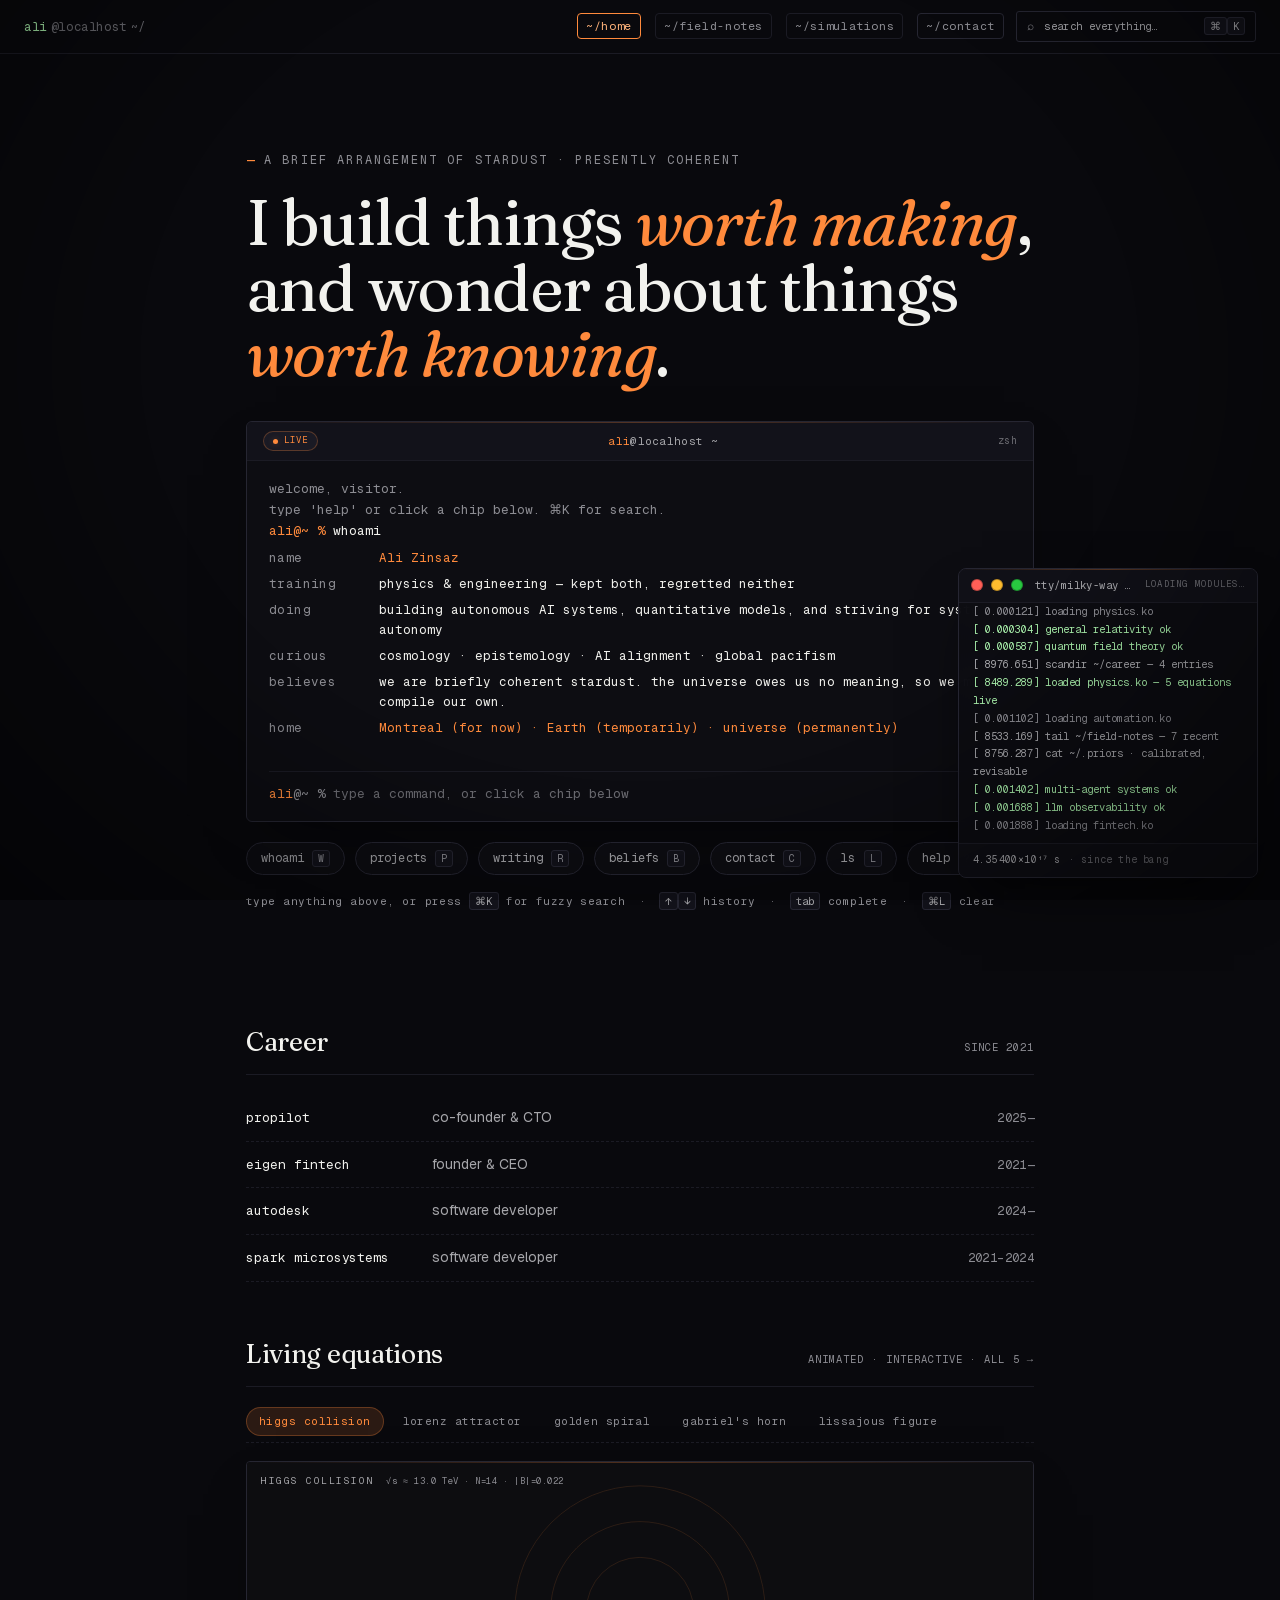
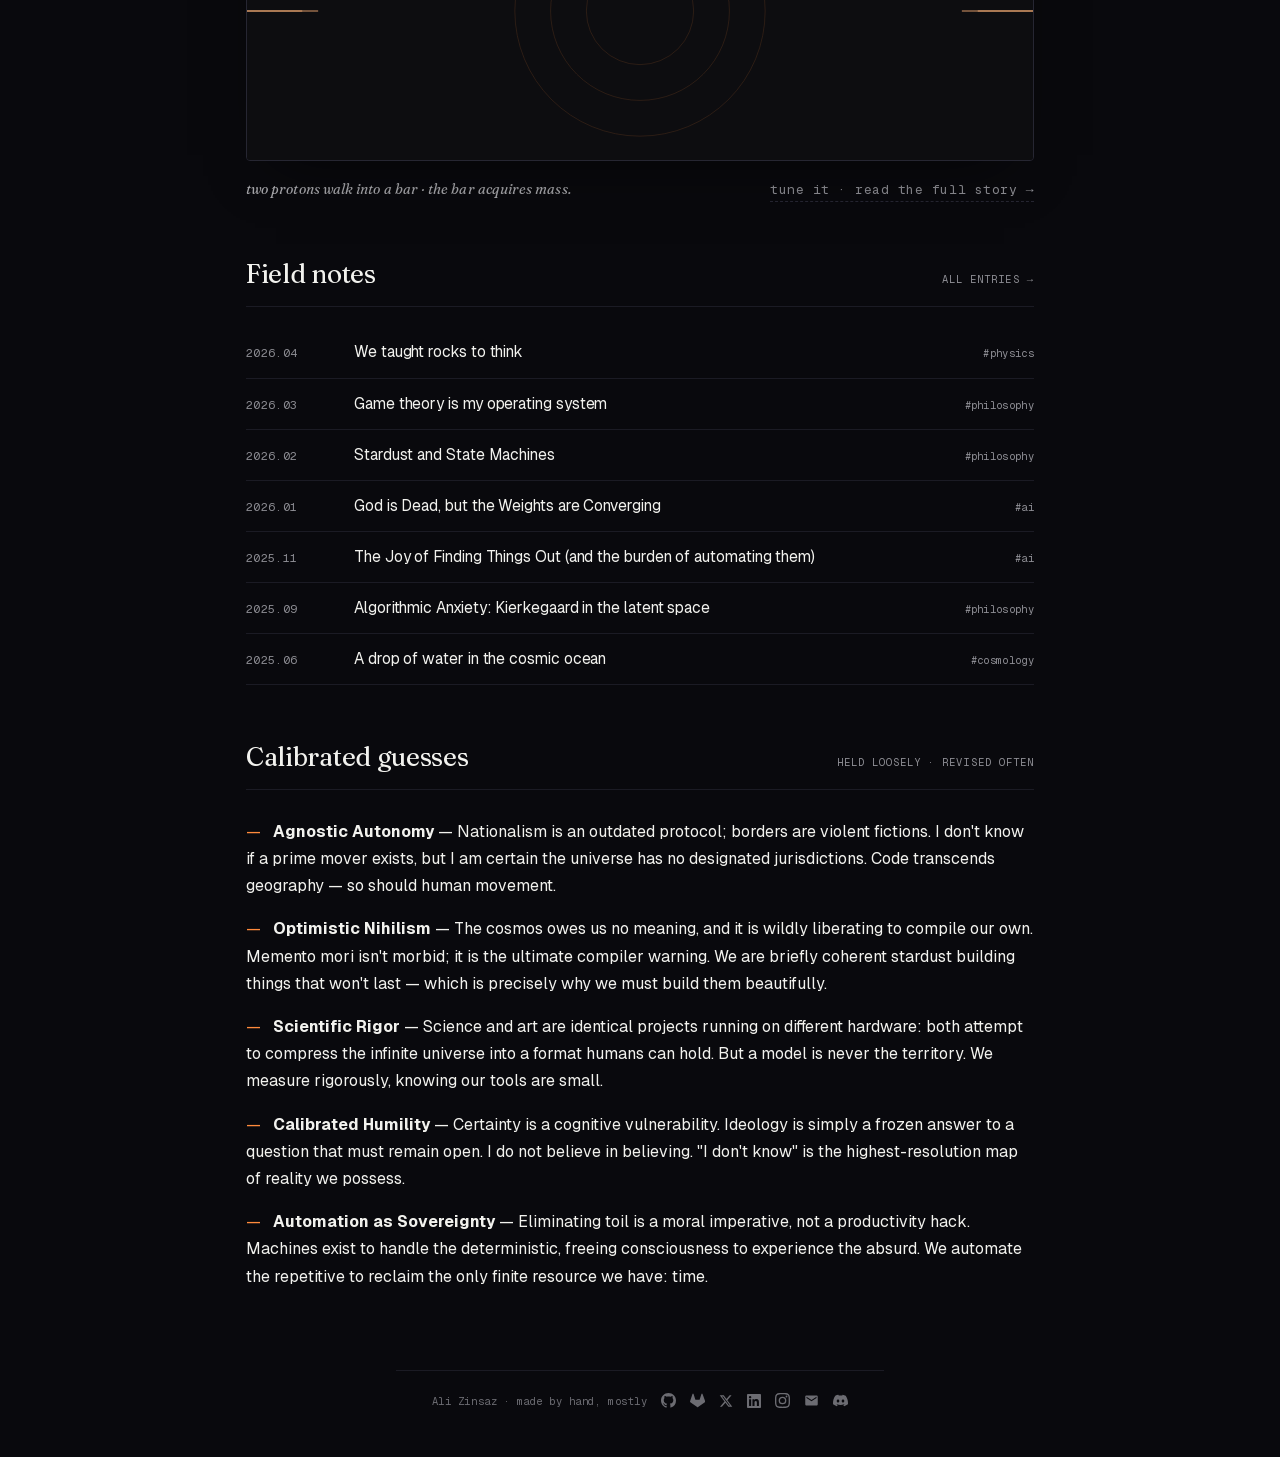
<file: index.html>
<!doctype html>
<html lang="en">
<head>
  <meta charset="utf-8" />
  <meta name="viewport" content="width=device-width, initial-scale=1" />
  <title>Ali Zinsaz — in Montreal, of the universe</title>
  <meta name="description" content="Physics & engineering. Building autonomous AI systems, quantitative models, and wondering about the void. Co-founder of ProPilot, founder of Eigen FinTech." />
  <meta name="color-scheme" content="dark" />
  <link rel="icon" type="image/svg+xml" href="favicon.svg" />
  <link rel="apple-touch-icon" sizes="180x180" href="/apple-touch-icon.png" />
  <link rel="manifest" href="/site.webmanifest" />
  <meta name="theme-color" content="#09090d" />

  <link rel="canonical" href="https://alizinsaz.com/" />
  <link rel="alternate" type="text/markdown" title="LLM-friendly site index" href="/llms.txt" />
  <link rel="alternate" type="text/markdown" title="LLM-friendly full content" href="/llms-full.txt" />
  <link rel="alternate" type="application/rss+xml" title="Ali Zinsaz — Field Notes (RSS)" href="/feed.xml" />
  <link rel="me" href="https://github.com/azinsaz" />
  <link rel="me" href="https://x.com/azinsaz" />
  <link rel="me" href="https://www.linkedin.com/in/ali-zinsaz/" />
  <link rel="me" href="mailto:azinsaz@gmail.com" />

  <meta property="og:type" content="website" />
  <meta property="og:title" content="Ali Zinsaz — in Montreal, of the universe" />
  <meta property="og:description" content="Physics & engineering. Co-founder of ProPilot · Founder of Eigen · Builder by compulsion." />
  <meta property="og:url" content="https://alizinsaz.com/" />
  <meta property="og:image" content="https://alizinsaz.com/og-default.png" />
  <meta property="og:image:width" content="1200" />
  <meta property="og:image:height" content="630" />
  <meta property="og:site_name" content="Ali Zinsaz" />
  <meta property="og:locale" content="en_US" />

  <meta name="twitter:card" content="summary_large_image" />
  <meta name="twitter:title" content="Ali Zinsaz — in Montreal, of the universe" />
  <meta name="twitter:description" content="Physics & engineering. Co-founder of ProPilot · Founder of Eigen · Builder by compulsion." />
  <meta name="twitter:image" content="https://alizinsaz.com/og-default.png" />
  <link rel="stylesheet" href="css/fonts.css">

  <link rel="stylesheet" href="css/tokens.css" />
  <link rel="stylesheet" href="css/layout.css" />
  <link rel="stylesheet" href="css/effects.css" />
  <link rel="stylesheet" href="css/pages.css" />

  <script type="application/ld+json">
  [
    {
      "@context": "https://schema.org",
      "@type": "Person",
      "@id": "https://alizinsaz.com/#person",
      "name": "Ali Zinsaz",
      "givenName": "Ali",
      "familyName": "Zinsaz",
      "url": "https://alizinsaz.com/",
      "image": "https://alizinsaz.com/og-default.png",
      "description": "Physics-and-engineering builder. Co-founder & CTO of ProPilot, founder of Eigen FinTech. Writes essays on philosophy, AI, physics, and cosmology.",
      "jobTitle": "Co-founder & CTO",
      "email": "azinsaz@gmail.com",
      "homeLocation": { "@type": "Place", "name": "Montreal, Canada" },
      "worksFor": [
        { "@type": "Organization", "name": "ProPilot", "url": "https://propilot.tech" },
        { "@type": "Organization", "name": "Eigen FinTech", "url": "https://eigenfintech.com" },
        { "@type": "Organization", "name": "Autodesk", "url": "https://autodesk.com" }
      ],
      "knowsAbout": [
        "physics",
        "quantum mechanics",
        "artificial intelligence",
        "machine learning",
        "large language models",
        "retrieval-augmented generation",
        "quantitative trading",
        "philosophy",
        "cosmology",
        "game theory",
        "automation"
      ],
      "knowsLanguage": ["en", "fa"],
      "sameAs": [
        "https://github.com/azinsaz",
        "https://gitlab.com/azinsaz",
        "https://x.com/azinsaz",
        "https://www.linkedin.com/in/ali-zinsaz/",
        "https://www.instagram.com/ali_zinsaz"
      ]
    },
    {
      "@context": "https://schema.org",
      "@type": "WebSite",
      "@id": "https://alizinsaz.com/#website",
      "url": "https://alizinsaz.com/",
      "name": "Ali Zinsaz",
      "description": "Physics & engineering. Building autonomous AI systems, quantitative models, and wondering about the void.",
      "inLanguage": "en",
      "author": { "@id": "https://alizinsaz.com/#person" },
      "publisher": { "@id": "https://alizinsaz.com/#person" }
    },
    {
      "@context": "https://schema.org",
      "@type": "Blog",
      "@id": "https://alizinsaz.com/#blog",
      "url": "https://alizinsaz.com/field-notes/",
      "name": "Field Notes — Ali Zinsaz",
      "description": "Essays on philosophy, AI, physics, and cosmology.",
      "author": { "@id": "https://alizinsaz.com/#person" },
      "blogPost": [
        { "@type": "BlogPosting", "headline": "We taught rocks to think",                                "url": "https://alizinsaz.com/field-notes/rocks-that-think",         "datePublished": "2026-04-01" },
        { "@type": "BlogPosting", "headline": "Game theory is my operating system",                     "url": "https://alizinsaz.com/field-notes/game-theory-os",           "datePublished": "2026-03-01" },
        { "@type": "BlogPosting", "headline": "Stardust and State Machines",                            "url": "https://alizinsaz.com/field-notes/stardust-state-machines", "datePublished": "2026-02-01" },
        { "@type": "BlogPosting", "headline": "God is Dead, but the Weights are Converging",            "url": "https://alizinsaz.com/field-notes/weights-converging",       "datePublished": "2026-01-01" },
        { "@type": "BlogPosting", "headline": "The Joy of Finding Things Out",                          "url": "https://alizinsaz.com/field-notes/joy-of-finding-out",       "datePublished": "2025-11-01" },
        { "@type": "BlogPosting", "headline": "Algorithmic Anxiety: Kierkegaard in the latent space",   "url": "https://alizinsaz.com/field-notes/algorithmic-anxiety",      "datePublished": "2025-09-01" },
        { "@type": "BlogPosting", "headline": "A drop of water in the cosmic ocean",                    "url": "https://alizinsaz.com/field-notes/cosmic-ocean",             "datePublished": "2025-06-01" }
      ]
    }
  ]
  </script>
</head>
<body>

  <a class="skip-link" href="#main">skip to content</a>


  <div class="page">

    <!-- ─── MAIN ─── -->
    <div class="main">

      <!-- Top strip — brand + ⌘K search only -->
      <header class="topbar">
        <div class="pg-breadcrumb">
          <span class="pb-host">ali</span><span class="pb-sep">@localhost</span>
          <span class="pb-sep">~/</span>
        </div>
        <span class="topbar-spacer"></span>
        <nav class="pg-worlds" role="list" aria-label="site sections">
          <a href="/" class="active" role="listitem">~/home</a>
          <a href="/field-notes/" role="listitem">~/field-notes</a>
          <a href="/simulations/" role="listitem">~/simulations</a>
          <a href="mailto:azinsaz@gmail.com" role="listitem" class="pg-worlds-contact">~/contact</a>
        </nav>
        <button class="topbar-search" id="top-search" aria-label="open search (⌘K)">
          <span class="ts-glyph" aria-hidden="true">⌕</span>
          <span class="ts-label">search everything…</span>
          <span class="ts-key"><kbd aria-hidden="true">⌘</kbd><kbd aria-hidden="true">K</kbd></span>
        </button>
      </header>

      <!-- Backdrop shown only when the kernel window is expanded to modal -->
      <div class="kwin-backdrop" id="kwin-backdrop" hidden></div>

      <!-- ─── Kernel window (floating; OS-style traffic lights) ─── -->
      <aside class="kwin" id="kwin" role="complementary" aria-label="kernel log">
        <header class="kwin-bar">
          <div class="kwin-traffic" aria-hidden="false">
            <button class="kw-light kw-close" id="kw-close" aria-label="close kernel window" title="close">
              <span class="kw-glyph" aria-hidden="true">×</span>
            </button>
            <button class="kw-light kw-min" id="kw-min" aria-label="minimize kernel window" title="minimize">
              <span class="kw-glyph" aria-hidden="true">−</span>
            </button>
            <button class="kw-light kw-max" id="kw-max" aria-label="expand kernel window" title="expand">
              <span class="kw-glyph" aria-hidden="true">+</span>
            </button>
          </div>
          <span class="kwin-title">tty/milky-way · kernel 13.8</span>
          <span class="kwin-status" id="sb-status">booting…</span>
        </header>
        <div class="kwin-body">
          <div class="kwin-log" aria-live="off" aria-hidden="true">
            <div class="sb-log-inner" id="sb-log"></div>
          </div>
          <footer class="kwin-foot">
            <span class="kwin-uptime" id="sb-uptime">—</span>
          </footer>
        </div>
      </aside>

      <!-- Reopener — appears only when the window is closed -->
      <button class="kwin-reopen" id="kwin-reopen" hidden aria-label="reopen kernel window">
        <span class="kwin-reopen-dot" aria-hidden="true"></span>
        kernel
      </button>

      <main id="main" class="main-content">

        <!-- Hero -->
        <section class="hero" id="top">
          <p class="hero-id">a brief arrangement of stardust · presently coherent</p>
          <h1 class="hero-h">
            I build things <span class="ac">worth making</span>,
            and wonder about things <span class="ac">worth knowing</span>.
          </h1>

          <div class="terminal" id="terminal">
            <div class="terminal-bar">
              <span class="t-pill" aria-label="live">
                <span class="t-pill-dot" aria-hidden="true"></span>live
              </span>
              <span class="t-title" role="presentation">
                <span class="t-at">ali</span>@localhost ~
              </span>
              <span class="t-shell">zsh</span>
            </div>
            <div class="terminal-body" id="term-body" role="log" aria-live="polite"></div>
          </div>

          <nav class="chips" aria-label="quick commands" id="chips">
            <button class="chip" data-cmd="whoami">whoami<kbd>W</kbd></button>
            <button class="chip" data-cmd="projects">projects<kbd>P</kbd></button>
            <button class="chip" data-cmd="writing">writing<kbd>R</kbd></button>
            <button class="chip" data-cmd="beliefs">beliefs<kbd>B</kbd></button>
            <button class="chip" data-cmd="contact">contact<kbd>C</kbd></button>
            <button class="chip" data-cmd="ls">ls<kbd>L</kbd></button>
            <button class="chip" data-cmd="help">help<kbd>?</kbd></button>
          </nav>

          <p class="hero-hint">
            type anything above, or press <kbd>⌘K</kbd> for fuzzy search
            <span class="hint-sep">·</span>
            <kbd>↑</kbd><kbd>↓</kbd> history
            <span class="hint-sep">·</span>
            <kbd>tab</kbd> complete
            <span class="hint-sep">·</span>
            <kbd>⌘L</kbd> clear
          </p>
        </section>

        <!-- Below-fold -->
        <div class="below">

          <section class="sec" id="projects" data-section="projects">
            <div class="sec-hd">
              <h2>Career</h2>
              <div class="sec-meta">since 2021</div>
            </div>
            <div id="below-work"></div>
          </section>

          <section class="sec sec-exp" id="experiments" data-section="experiments">
            <div class="sec-hd">
              <h2>Living equations</h2>
              <div class="sec-meta">animated · interactive · <a href="/simulations/">all 5 →</a></div>
            </div>

            <div class="exp">
              <div class="exp-tabs" role="tablist" id="exp-tabs"></div>

              <div class="exp-stage">
                <div class="exp-readout" id="exp-readout" aria-hidden="true">
                  <span class="exp-readout-name" id="exp-name">—</span>
                  <span class="exp-readout-meta" id="exp-meta"></span>
                </div>
                <canvas id="exp-canvas" aria-label="physics demo canvas"></canvas>
              </div>

              <div class="exp-foot">
                <p class="exp-cap" id="exp-cap"></p>
                <a class="exp-more" id="exp-more" href="/simulations/higgs">tune it · read the full story →</a>
              </div>
            </div>
          </section>

          <section class="sec" id="writing" data-section="writing">
            <div class="sec-hd">
              <h2>Field notes</h2>
              <div class="sec-meta"><a href="/field-notes/">all entries →</a></div>
            </div>
            <div id="below-essays"></div>
          </section>

          <section class="sec" id="beliefs" data-section="beliefs">
            <div class="sec-hd">
              <h2>Calibrated guesses</h2>
              <div class="sec-meta">held loosely · revised often</div>
            </div>
            <ul class="beliefs-list">
              <li><strong>Agnostic Autonomy</strong> — Nationalism is an outdated protocol; borders are violent fictions. I don't know if a prime mover exists, but I am certain the universe has no designated jurisdictions. Code transcends geography — so should human movement.</li>
              <li><strong>Optimistic Nihilism</strong> — The cosmos owes us no meaning, and it is wildly liberating to compile our own. Memento mori isn't morbid; it is the ultimate compiler warning. We are briefly coherent stardust building things that won't last — which is precisely why we must build them beautifully.</li>
              <li><strong>Scientific Rigor</strong> — Science and art are identical projects running on different hardware: both attempt to compress the infinite universe into a format humans can hold. But a model is never the territory. We measure rigorously, knowing our tools are small.</li>
              <li><strong>Calibrated Humility</strong> — Certainty is a cognitive vulnerability. Ideology is simply a frozen answer to a question that must remain open. I do not believe in believing. "I don't know" is the highest-resolution map of reality we possess.</li>
              <li><strong>Automation as Sovereignty</strong> — Eliminating toil is a moral imperative, not a productivity hack. Machines exist to handle the deterministic, freeing consciousness to experience the absurd. We automate the repetitive to reclaim the only finite resource we have: time.</li>
            </ul>
          </section>

        </div>
      </main>

      <footer class="foot">
        <span>Ali Zinsaz · made by hand, mostly</span>
        <nav aria-label="social" class="foot-links foot-icons">
          <a href="https://github.com/azinsaz" target="_blank" rel="noopener me" aria-label="GitHub" title="GitHub">
            <svg width="15" height="15" viewBox="0 0 24 24" fill="currentColor" aria-hidden="true"><path d="M12 0C5.37 0 0 5.37 0 12c0 5.31 3.435 9.795 8.205 11.385.6.105.825-.255.825-.57 0-.285-.015-1.23-.015-2.235-3.015.555-3.795-.735-4.035-1.41-.135-.345-.72-1.41-1.23-1.695-.42-.225-1.02-.78-.015-.795.945-.015 1.62.87 1.845 1.23 1.08 1.815 2.805 1.305 3.495.99.105-.78.42-1.305.765-1.605-2.67-.3-5.46-1.335-5.46-5.925 0-1.305.465-2.385 1.23-3.225-.12-.3-.54-1.53.12-3.18 0 0 1.005-.315 3.3 1.23.96-.27 1.98-.405 3-.405s2.04.135 3 .405c2.295-1.56 3.3-1.23 3.3-1.23.66 1.65.24 2.88.12 3.18.765.84 1.23 1.905 1.23 3.225 0 4.605-2.805 5.625-5.475 5.925.435.375.81 1.095.81 2.22 0 1.605-.015 2.895-.015 3.3 0 .315.225.69.825.57A12.02 12.02 0 0 0 24 12c0-6.63-5.37-12-12-12z"/></svg>
          </a>
          <a href="https://gitlab.com/azinsaz" target="_blank" rel="noopener me" aria-label="GitLab" title="GitLab">
            <svg width="15" height="15" viewBox="0 0 24 24" fill="currentColor" aria-hidden="true"><path d="M4.845.904a.9.9 0 0 0-.878.59L.09 13.24a1.27 1.27 0 0 0 .46 1.424l11.43 8.308a.314.314 0 0 0 .37-.002l11.43-8.306a1.27 1.27 0 0 0 .46-1.424L20.044 1.495a.9.9 0 0 0-.877-.59.9.9 0 0 0-.851.61l-2.957 9.094H8.641L5.684 1.516a.9.9 0 0 0-.839-.612z"/></svg>
          </a>
          <a href="https://x.com/azinsaz" target="_blank" rel="noopener me" aria-label="X (Twitter)" title="X">
            <svg width="14" height="14" viewBox="0 0 24 24" fill="currentColor" aria-hidden="true"><path d="M18.244 2.25h3.308l-7.227 8.26 8.502 11.24H16.17l-5.214-6.817L4.99 21.75H1.68l7.73-8.835L1.254 2.25H8.08l4.713 6.231zm-1.161 17.52h1.833L7.084 4.126H5.117z"/></svg>
          </a>
          <a href="https://www.linkedin.com/in/ali-zinsaz/" target="_blank" rel="noopener me" aria-label="LinkedIn" title="LinkedIn">
            <svg width="14" height="14" viewBox="0 0 24 24" fill="currentColor" aria-hidden="true"><path d="M20.447 20.452h-3.554v-5.569c0-1.328-.027-3.037-1.852-3.037-1.853 0-2.136 1.445-2.136 2.939v5.667H9.351V9h3.414v1.561h.046c.477-.9 1.637-1.85 3.37-1.85 3.601 0 4.267 2.37 4.267 5.455v6.286zM5.337 7.433a2.062 2.062 0 0 1-2.063-2.065 2.064 2.064 0 1 1 2.063 2.065zm1.782 13.019H3.555V9h3.564v11.452zM22.225 0H1.771C.792 0 0 .774 0 1.729v20.542C0 23.227.792 24 1.771 24h20.451C23.2 24 24 23.227 24 22.271V1.729C24 .774 23.2 0 22.222 0h.003z"/></svg>
          </a>
          <a href="https://www.instagram.com/ali_zinsaz" target="_blank" rel="noopener me" aria-label="Instagram" title="Instagram">
            <svg width="15" height="15" viewBox="0 0 24 24" fill="currentColor" aria-hidden="true"><path d="M12 2.163c3.204 0 3.584.012 4.85.07 3.252.148 4.771 1.691 4.919 4.919.058 1.265.069 1.645.069 4.849 0 3.205-.012 3.584-.069 4.849-.149 3.225-1.664 4.771-4.919 4.919-1.266.058-1.644.07-4.85.07-3.204 0-3.584-.012-4.849-.07-3.26-.149-4.771-1.699-4.919-4.92-.058-1.265-.07-1.644-.07-4.849 0-3.204.013-3.583.07-4.849.149-3.227 1.664-4.771 4.919-4.919 1.266-.057 1.645-.069 4.849-.069zM12 0C8.741 0 8.333.014 7.053.072 2.695.272.273 2.69.073 7.052.014 8.333 0 8.741 0 12c0 3.259.014 3.668.072 4.948.2 4.358 2.618 6.78 6.98 6.98C8.333 23.986 8.741 24 12 24c3.259 0 3.668-.014 4.948-.072 4.354-.2 6.782-2.618 6.979-6.98.059-1.28.073-1.689.073-4.948 0-3.259-.014-3.667-.072-4.947-.196-4.354-2.617-6.78-6.979-6.98C15.668.014 15.259 0 12 0zm0 5.838a6.162 6.162 0 1 0 0 12.324 6.162 6.162 0 0 0 0-12.324zM12 16a4 4 0 1 1 0-8 4 4 0 0 1 0 8zm6.406-11.845a1.44 1.44 0 1 0 0 2.881 1.44 1.44 0 0 0 0-2.881z"/></svg>
          </a>
          <a href="mailto:azinsaz@gmail.com" rel="me" aria-label="Email" title="azinsaz@gmail.com">
            <svg width="15" height="15" viewBox="0 0 24 24" fill="currentColor" aria-hidden="true"><path d="M20 4H4c-1.1 0-2 .9-2 2v12c0 1.1.9 2 2 2h16c1.1 0 2-.9 2-2V6c0-1.1-.9-2-2-2zm0 4-8 5-8-5V6l8 5 8-5v2z"/></svg>
          </a>
          <a href="https://discord.com/users/azinsaz" target="_blank" rel="noopener me" aria-label="Discord" title="Discord: azinsaz">
            <svg width="15" height="15" viewBox="0 0 24 24" fill="currentColor" aria-hidden="true"><path d="M20.317 4.37a19.791 19.791 0 0 0-4.885-1.515.074.074 0 0 0-.079.037c-.21.375-.444.864-.608 1.25a18.27 18.27 0 0 0-5.487 0 12.64 12.64 0 0 0-.617-1.25.077.077 0 0 0-.079-.037A19.736 19.736 0 0 0 3.677 4.37a.07.07 0 0 0-.032.027C.533 9.046-.32 13.58.099 18.057c.002.022.015.043.03.056a19.9 19.9 0 0 0 5.993 3.03.078.078 0 0 0 .084-.028c.462-.63.874-1.295 1.226-1.994a.076.076 0 0 0-.041-.106 13.107 13.107 0 0 1-1.872-.892.077.077 0 0 1-.008-.128 10.2 10.2 0 0 0 .372-.292.074.074 0 0 1 .077-.01c3.928 1.793 8.18 1.793 12.062 0a.074.074 0 0 1 .078.01c.12.098.246.198.373.292a.077.077 0 0 1-.006.127 12.299 12.299 0 0 1-1.873.892.077.077 0 0 0-.041.107c.36.698.772 1.362 1.225 1.993a.076.076 0 0 0 .084.028 19.839 19.839 0 0 0 6.002-3.03.077.077 0 0 0 .032-.054c.5-5.177-.838-9.674-3.549-13.66a.061.061 0 0 0-.031-.03zM8.02 15.33c-1.183 0-2.157-1.085-2.157-2.419 0-1.333.956-2.419 2.157-2.419 1.21 0 2.176 1.096 2.157 2.42 0 1.333-.956 2.418-2.157 2.418zm7.975 0c-1.183 0-2.157-1.085-2.157-2.419 0-1.333.955-2.419 2.157-2.419 1.21 0 2.176 1.096 2.157 2.42 0 1.333-.946 2.418-2.157 2.418z"/></svg>
          </a>
        </nav>
      </footer>
    </div>

    <!-- ─── ⌘K palette ─── -->
    <div class="palette-overlay" id="palette" role="dialog" aria-label="command palette" aria-modal="true">
      <div class="palette">
        <div class="palette-bar">
          <span class="palette-dot" aria-hidden="true"></span>
          <span class="palette-title">search · @azinsaz</span>
          <span class="palette-esc">esc to close</span>
        </div>
        <div class="palette-input-wrap">
          <input
            class="palette-input"
            id="palette-input"
            type="text"
            placeholder='try "free will", "kepler", or hit ↓'
            autocomplete="off"
            spellcheck="false"
            aria-label="search"
          />
        </div>
        <div class="palette-list" id="palette-list" role="listbox"></div>
        <div class="palette-foot">
          <span><kbd>↑</kbd><kbd>↓</kbd> navigate · <kbd class="ok">↵</kbd> open</span>
          <span id="palette-count">0</span>
        </div>
      </div>
    </div>

  </div>

  <!-- Scripts -->
  <script src="js/data.js"></script>
  <script src="js/sidebar.js"></script>
  <script src="js/terminal.js"></script>
  <script src="js/palette.js"></script>
  <script src="js/app.js"></script>
  <script src="js/physics.js"></script>
</body>
</html>
</file>
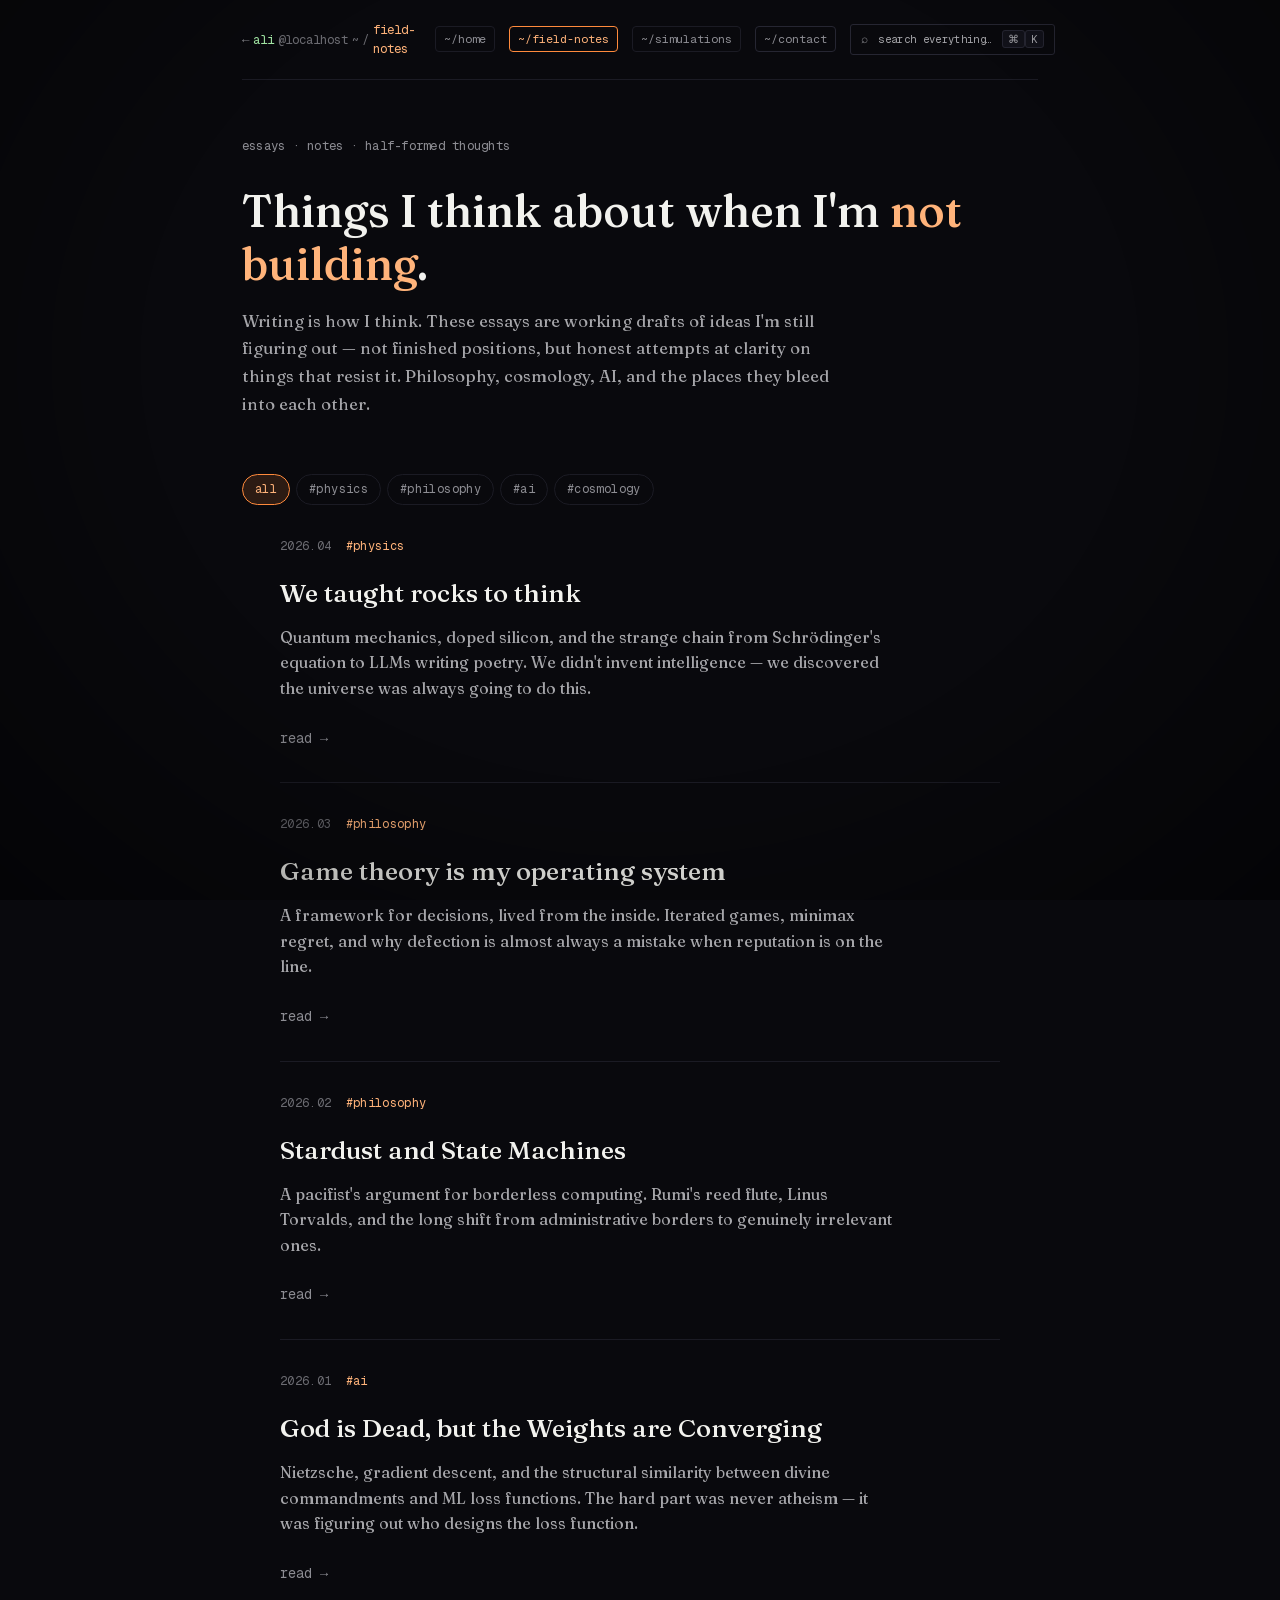
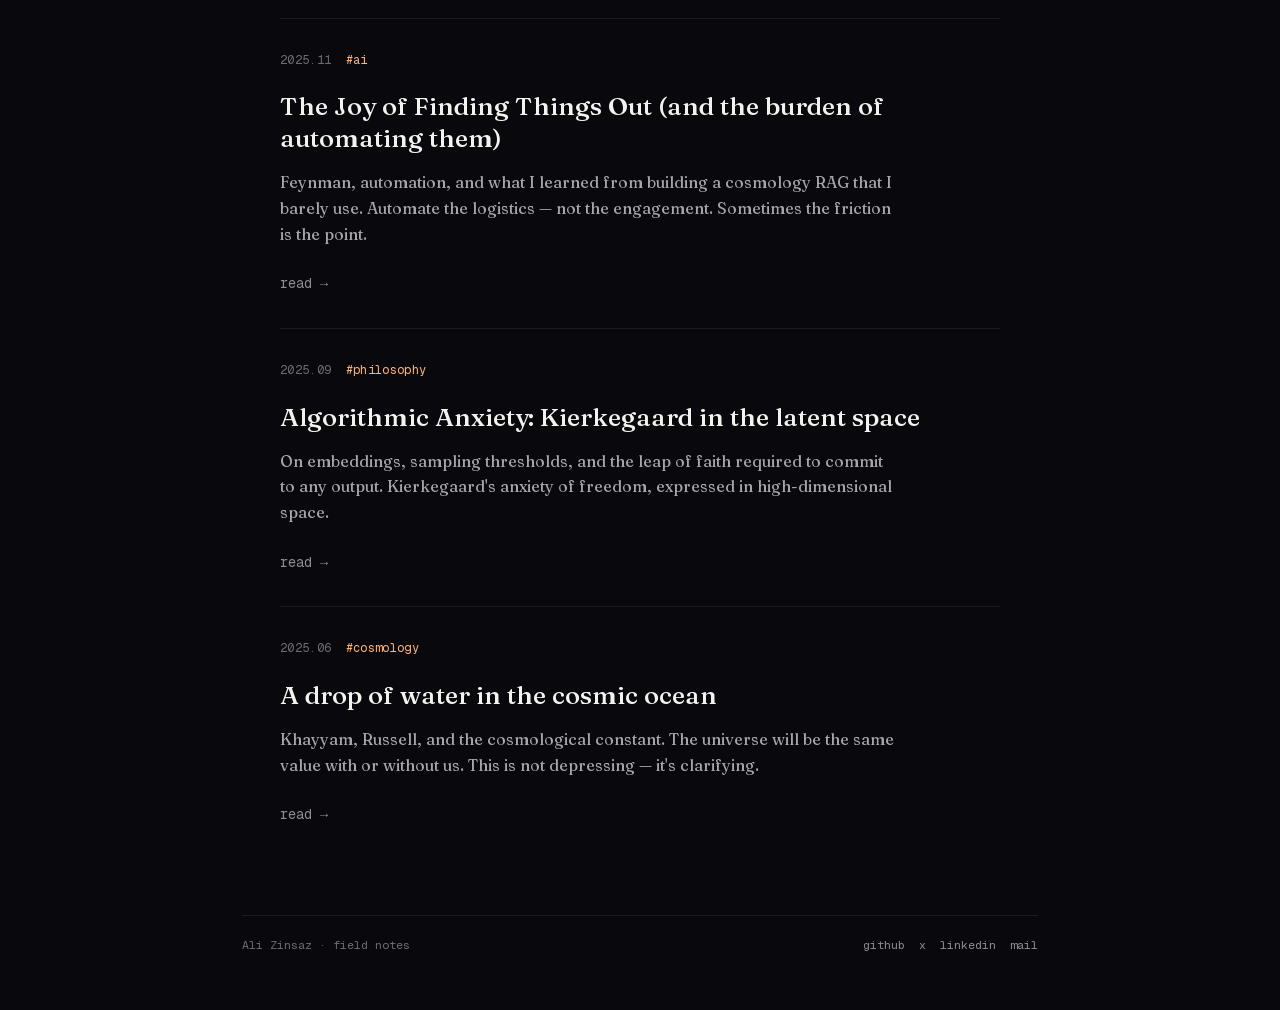
<file: field-notes/index.html>
<!doctype html>
<html lang="en">
<head>
  <meta charset="utf-8" />
  <meta name="viewport" content="width=device-width, initial-scale=1" />
  <title>Field Notes — Ali Zinsaz</title>
  <meta name="description" content="Essays on philosophy, AI, physics, and cosmology. Working drafts of ideas I'm still figuring out — the things I think about when I'm not building." />
  <meta name="color-scheme" content="dark" />
  <link rel="icon" type="image/svg+xml" href="../favicon.svg" />
  <link rel="apple-touch-icon" sizes="180x180" href="/apple-touch-icon.png" />
  <link rel="manifest" href="/site.webmanifest" />
  <meta name="theme-color" content="#09090d" />

  <link rel="canonical" href="https://alizinsaz.com/field-notes/" />
  <link rel="alternate" type="text/markdown" title="LLM-friendly site index" href="/llms.txt" />
  <link rel="alternate" type="text/markdown" title="LLM-friendly full content" href="/llms-full.txt" />
  <link rel="alternate" type="application/rss+xml" title="Ali Zinsaz — Field Notes (RSS)" href="/feed.xml" />

  <meta property="og:type" content="website" />
  <meta property="og:title" content="Field Notes — Ali Zinsaz" />
  <meta property="og:description" content="Essays on philosophy, AI, physics, and the boundaries between them." />
  <meta property="og:url" content="https://alizinsaz.com/field-notes/" />
  <meta property="og:image" content="https://alizinsaz.com/og-default.png" />
  <meta property="og:image:width" content="1200" />
  <meta property="og:image:height" content="630" />
  <meta property="og:site_name" content="Ali Zinsaz" />
  <meta property="og:locale" content="en_US" />

  <meta name="twitter:card" content="summary_large_image" />
  <meta name="twitter:title" content="Field Notes — Ali Zinsaz" />
  <meta name="twitter:description" content="Essays on philosophy, AI, physics, and the boundaries between them." />
  <meta name="twitter:image" content="https://alizinsaz.com/og-default.png" />
  <link rel="stylesheet" href="../css/fonts.css">

  <link rel="stylesheet" href="../css/tokens.css" />
  <link rel="stylesheet" href="../css/layout.css" />
  <link rel="stylesheet" href="../css/effects.css" />
  <link rel="stylesheet" href="../css/pages.css" />

  <script type="application/ld+json">
  {
    "@context": "https://schema.org",
    "@type": "Blog",
    "url": "https://alizinsaz.com/field-notes/",
    "name": "Field Notes — Ali Zinsaz",
    "description": "Essays on philosophy, AI, physics, cosmology, and the things I think about when I'm not building things.",
    "author": { "@type": "Person", "name": "Ali Zinsaz", "url": "https://alizinsaz.com/" }
  }
  </script>

  <script type="application/ld+json">
  {
    "@context": "https://schema.org",
    "@type": "BreadcrumbList",
    "itemListElement": [
      {
        "@type": "ListItem",
        "position": 1,
        "name": "Home",
        "item": "https://alizinsaz.com/"
      },
      {
        "@type": "ListItem",
        "position": 2,
        "name": "Field Notes",
        "item": "https://alizinsaz.com/field-notes/"
      }
    ]
  }
  </script>
</head>
<body>

  <a class="skip-link" href="#main">skip to content</a>

  <main id="main" class="pg-page">

    <nav class="pg-nav" aria-label="site navigation">
      <div class="pg-breadcrumb">
        <a href="/" class="pg-back" aria-label="home">←</a>
        <span class="pb-host">ali</span><span class="pb-sep">@localhost</span>
        <span class="pb-sep">~</span><span class="pb-sep">/</span><span class="pb-path">field-notes</span>
      </div>
      <div class="pg-nav-right">
        <div class="pg-worlds" role="list">
          <a href="/" role="listitem">~/home</a>
          <a href="/field-notes/" class="active" role="listitem">~/field-notes</a>
          <a href="/simulations/" role="listitem">~/simulations</a>
          <a href="mailto:azinsaz@gmail.com" role="listitem" class="pg-worlds-contact">~/contact</a>
        </div>
        <button class="topbar-search" id="top-search" aria-label="open search (⌘K)">
          <span class="ts-glyph" aria-hidden="true">⌕</span>
          <span class="ts-label">search everything…</span>
          <span class="ts-key"><kbd aria-hidden="true">⌘</kbd><kbd aria-hidden="true">K</kbd></span>
        </button>
      </div>
    </nav>

    <header class="pg-hero">
      <p class="pg-hero-id">essays · notes · half-formed thoughts</p>
      <h1>Things I think about when I'm <span class="ac">not building</span>.</h1>
      <p class="pg-hero-lede">
        Writing is how I think. These essays are working drafts of ideas I'm still figuring out —
        not finished positions, but honest attempts at clarity on things that resist it.
        Philosophy, cosmology, AI, and the places they bleed into each other.
      </p>
    </header>

    <nav class="fn-tag-filter" id="tag-filter" aria-label="filter by tag">
      <button data-tag="all" class="fn-tag-btn is-active" aria-pressed="true">all</button>
      <button data-tag="physics" class="fn-tag-btn" aria-pressed="false">#physics</button>
      <button data-tag="philosophy" class="fn-tag-btn" aria-pressed="false">#philosophy</button>
      <button data-tag="ai" class="fn-tag-btn" aria-pressed="false">#ai</button>
      <button data-tag="cosmology" class="fn-tag-btn" aria-pressed="false">#cosmology</button>
    </nav>

    <section class="pg-postlist" id="postlist" aria-label="essays"></section>

    <footer class="pg-footer">
      <span>Ali Zinsaz · field notes</span>
      <nav class="pg-footer-links" aria-label="social">
        <a href="https://github.com/azinsaz" target="_blank" rel="noopener me">github</a>
        <a href="https://x.com/azinsaz" target="_blank" rel="noopener me">x</a>
        <a href="https://www.linkedin.com/in/ali-zinsaz/" target="_blank" rel="noopener me">linkedin</a>
        <a href="mailto:azinsaz@gmail.com">mail</a>
      </nav>
    </footer>

  <!-- ⌘K palette -->
  <div class="palette-overlay" id="palette" role="dialog" aria-label="command palette" aria-modal="true">
    <div class="palette">
      <div class="palette-bar">
        <span class="palette-dot" aria-hidden="true"></span>
        <span class="palette-title">search · @azinsaz</span>
        <span class="palette-esc">esc to close</span>
      </div>
      <div class="palette-input-wrap">
        <input class="palette-input" id="palette-input" type="text" placeholder='try "free will", "kepler", or hit ↓' autocomplete="off" spellcheck="false" aria-label="search" />
      </div>
      <div class="palette-list" id="palette-list" role="listbox"></div>
      <div class="palette-foot">
        <span><kbd>↑</kbd><kbd>↓</kbd> navigate · <kbd class="ok">↵</kbd> open</span>
        <span id="palette-count">0</span>
      </div>
    </div>
  </div>
  </main>

  <script src="../js/data.js"></script>
  <script>
    (function () {
      const list = document.getElementById('postlist');
      list.innerHTML = DATA.essays.map(e => `
        <a class="pg-postcard" href="${e.href.replace('field-notes/', '')}" data-tag="${e.tag}">
          <div class="pg-postcard-meta">
            <time datetime="${e.date.replace('.', '-')}-01">${e.date}</time>
            <span class="tag">#${e.tag}</span>
          </div>
          <h2 class="pg-postcard-h">${e.title}</h2>
          <p class="pg-postcard-excerpt">${e.excerpt || ''}</p>
          <span class="pg-postcard-arrow">read →</span>
        </a>
      `).join('');

      // Tag filter
      const filter = document.getElementById('tag-filter');
      const cards = () => list.querySelectorAll('.pg-postcard');
      const applyTag = (tag) => {
        cards().forEach(c => {
          c.hidden = (tag !== 'all' && c.dataset.tag !== tag);
        });
        filter.querySelectorAll('button').forEach(b => {
          const on = b.dataset.tag === tag;
          b.classList.toggle('is-active', on);
          b.setAttribute('aria-pressed', String(on));
        });
        const next = (tag === 'all') ? '#all' : `#tag=${tag}`;
        if (location.hash !== next) history.replaceState(null, '', next);
      };
      filter.addEventListener('click', (e) => {
        const btn = e.target.closest('button[data-tag]');
        if (btn) applyTag(btn.dataset.tag);
      });
      // restore from hash
      const m = location.hash.match(/^#tag=([\w-]+)/);
      if (m) applyTag(m[1]);
    })();
  </script>
  <script src="../js/palette.js"></script>
  <script>
    document.getElementById("top-search").addEventListener("click", Palette.open);
    document.addEventListener("keydown", function(e) {
      if ((e.metaKey || e.ctrlKey) && e.key.toLowerCase() === "k") {
        e.preventDefault(); Palette.toggle();
      }
      if (e.key === "Escape" && document.getElementById("palette") && !document.getElementById("palette").hidden) {
        Palette.close();
      }
    });
  </script>
</body>
</html>
</file>
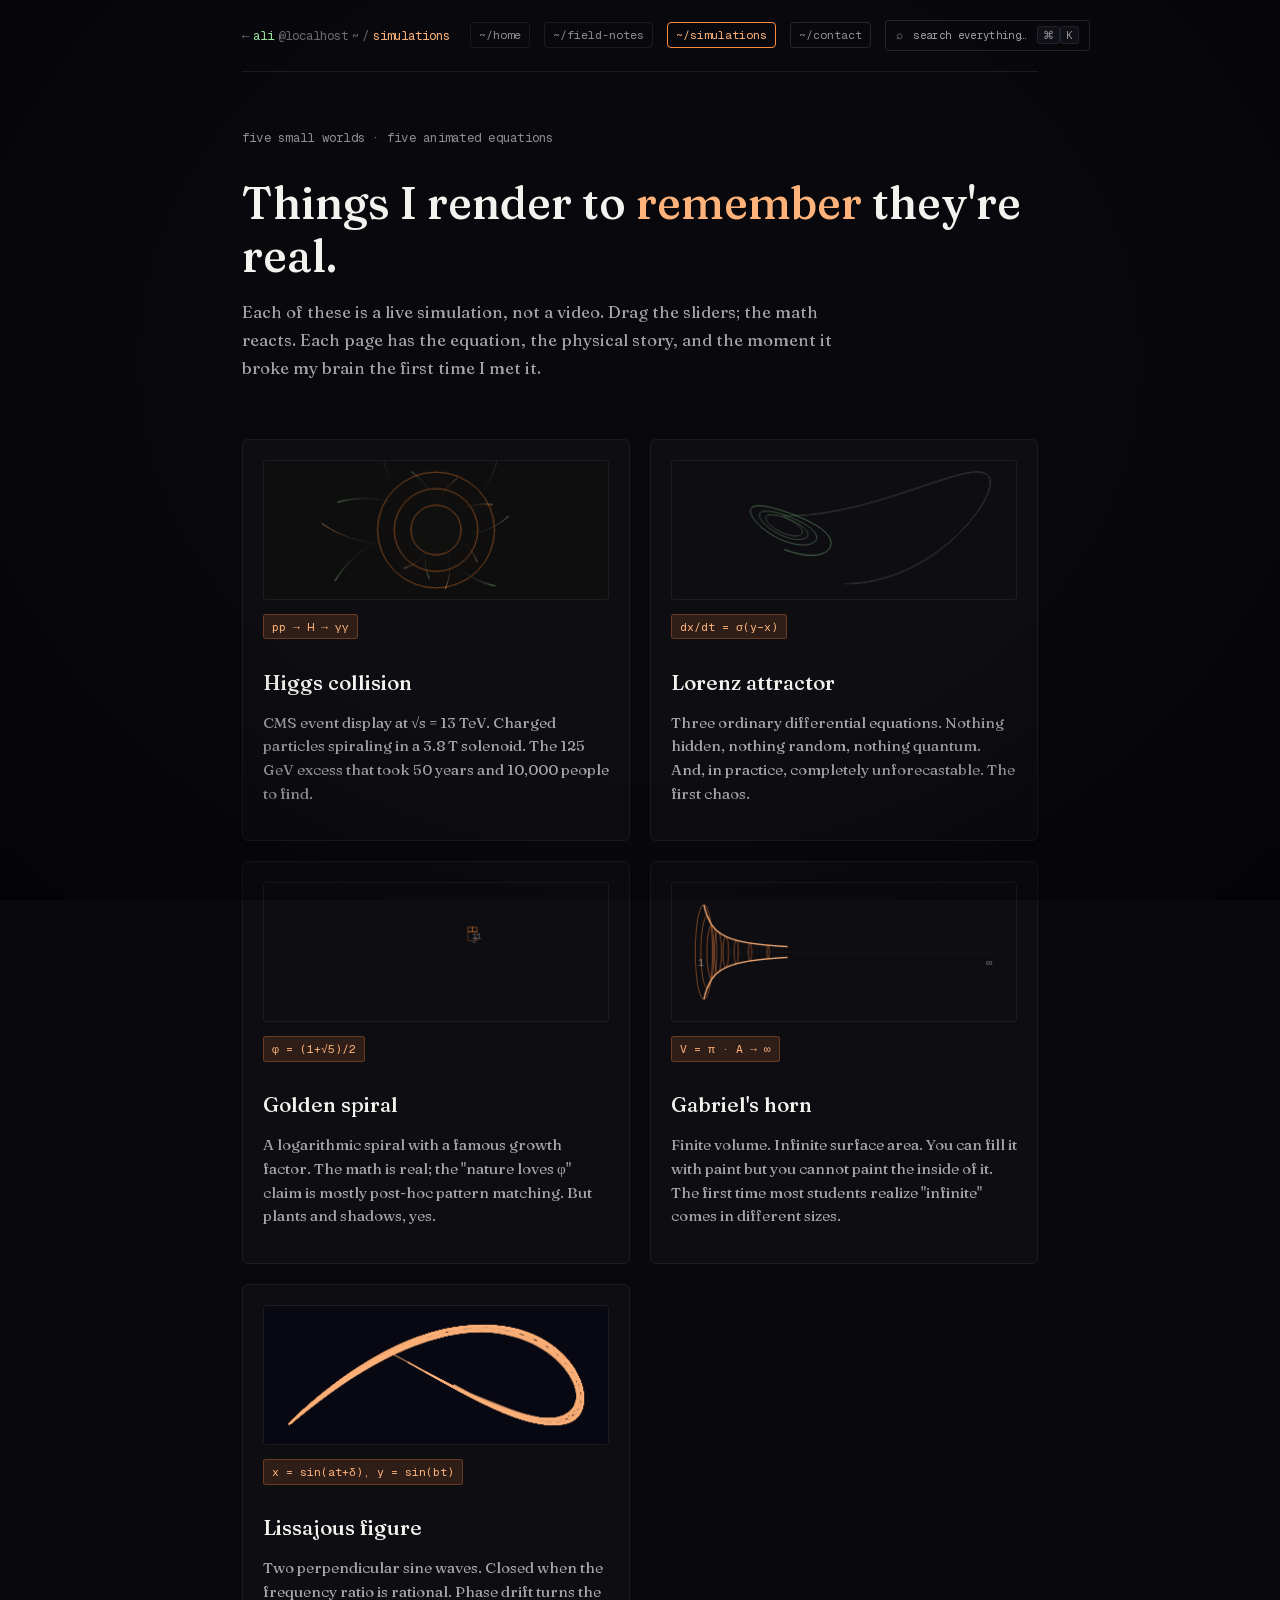
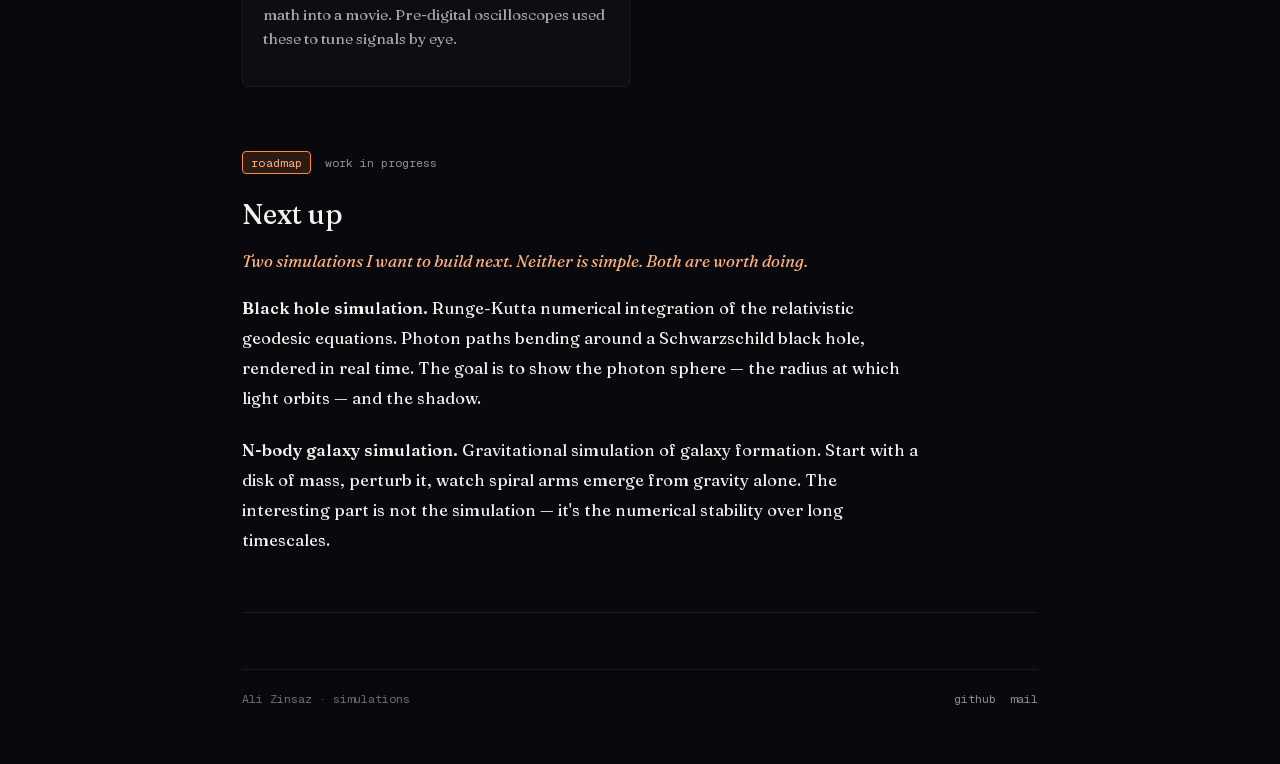
<file: simulations/index.html>
<!doctype html>
<html lang="en">
<head>
  <meta charset="utf-8" />
  <meta name="viewport" content="width=device-width, initial-scale=1" />
  <title>Simulations — Ali Zinsaz</title>
  <meta name="description" content="Live, interactive simulations of physics and math: Higgs collision, Lorenz attractor, golden spiral, Gabriel's horn, Lissajous figure. Drag the sliders." />
  <meta name="color-scheme" content="dark" />
  <link rel="icon" type="image/svg+xml" href="../favicon.svg" />
  <link rel="apple-touch-icon" sizes="180x180" href="/apple-touch-icon.png" />
  <link rel="manifest" href="/site.webmanifest" />
  <meta name="theme-color" content="#09090d" />

  <link rel="canonical" href="https://alizinsaz.com/simulations/" />

  <meta property="og:type" content="website" />
  <meta property="og:title" content="Simulations — Ali Zinsaz" />
  <meta property="og:description" content="Five small worlds. Five animated equations. Drag the sliders." />
  <meta property="og:url" content="https://alizinsaz.com/simulations/" />
  <meta property="og:image" content="https://alizinsaz.com/og-default.png" />
  <meta property="og:image:width" content="1200" />
  <meta property="og:image:height" content="630" />
  <meta property="og:site_name" content="Ali Zinsaz" />
  <meta property="og:locale" content="en_US" />

  <meta name="twitter:card" content="summary_large_image" />
  <meta name="twitter:title" content="Simulations — Ali Zinsaz" />
  <meta name="twitter:description" content="Five small worlds. Five animated equations. Drag the sliders." />
  <meta name="twitter:image" content="https://alizinsaz.com/og-default.png" />
  <link rel="stylesheet" href="../css/fonts.css">

  <link rel="stylesheet" href="../css/tokens.css" />
  <link rel="stylesheet" href="../css/layout.css" />
  <link rel="stylesheet" href="../css/effects.css" />
  <link rel="stylesheet" href="../css/pages.css" />

  <script type="application/ld+json">
  {
    "@context": "https://schema.org",
    "@type": "CollectionPage",
    "name": "Simulations — Ali Zinsaz",
    "description": "Live, interactive simulations of physics and math.",
    "url": "https://alizinsaz.com/simulations/",
    "author": {
      "@type": "Person",
      "name": "Ali Zinsaz",
      "url": "https://alizinsaz.com/"
    },
    "mainEntity": {
      "@type": "ItemList",
      "itemListElement": [
        {
          "@type": "ListItem",
          "position": 1,
          "url": "https://alizinsaz.com/simulations/higgs",
          "name": "Higgs collision"
        },
        {
          "@type": "ListItem",
          "position": 2,
          "url": "https://alizinsaz.com/simulations/lorenz",
          "name": "Lorenz attractor"
        },
        {
          "@type": "ListItem",
          "position": 3,
          "url": "https://alizinsaz.com/simulations/golden",
          "name": "Golden spiral"
        },
        {
          "@type": "ListItem",
          "position": 4,
          "url": "https://alizinsaz.com/simulations/gabriel",
          "name": "Gabriel's horn"
        },
        {
          "@type": "ListItem",
          "position": 5,
          "url": "https://alizinsaz.com/simulations/lissajous",
          "name": "Lissajous figure"
        }
      ]
    }
  }
  </script>

  <script type="application/ld+json">
  {
    "@context": "https://schema.org",
    "@type": "BreadcrumbList",
    "itemListElement": [
      {
        "@type": "ListItem",
        "position": 1,
        "name": "Home",
        "item": "https://alizinsaz.com/"
      },
      {
        "@type": "ListItem",
        "position": 2,
        "name": "Simulations",
        "item": "https://alizinsaz.com/simulations/"
      }
    ]
  }
  </script>
</head>
<body>

  <a class="skip-link" href="#main">skip to content</a>

  <main id="main" class="pg-page">

    <nav class="pg-nav" aria-label="site navigation">
      <div class="pg-breadcrumb">
        <a href="/" class="pg-back" aria-label="home">←</a>
        <span class="pb-host">ali</span><span class="pb-sep">@localhost</span>
        <span class="pb-sep">~</span><span class="pb-sep">/</span><span class="pb-path">simulations</span>
      </div>
      <div class="pg-nav-right">
        <div class="pg-worlds" role="list">
          <a href="/" role="listitem">~/home</a>
          <a href="/field-notes/" role="listitem">~/field-notes</a>
          <a href="/simulations/" class="active" role="listitem">~/simulations</a>
          <a href="mailto:azinsaz@gmail.com" role="listitem" class="pg-worlds-contact">~/contact</a>
        </div>
        <button class="topbar-search" id="top-search" aria-label="open search (⌘K)">
          <span class="ts-glyph" aria-hidden="true">⌕</span>
          <span class="ts-label">search everything…</span>
          <span class="ts-key"><kbd aria-hidden="true">⌘</kbd><kbd aria-hidden="true">K</kbd></span>
        </button>
      </div>
    </nav>

    <header class="pg-hero">
      <p class="pg-hero-id">five small worlds · five animated equations</p>
      <h1>Things I render to <span class="ac">remember</span> they're real.</h1>
      <p class="pg-hero-lede">
        Each of these is a live simulation, not a video. Drag the sliders; the math reacts.
        Each page has the equation, the physical story, and the moment it broke my brain
        the first time I met it.
      </p>
    </header>

    <section class="pg-simgrid" aria-label="simulations">
      <a class="pg-simcard" href="higgs" data-demo="higgs">
        <canvas class="pg-simcard-canvas"></canvas>
        <span class="pg-simcard-eq">pp → H → γγ</span>
        <h2 class="pg-simcard-h">Higgs collision</h2>
        <p class="pg-simcard-blurb">CMS event display at √s = 13 TeV. Charged particles spiraling in a 3.8 T solenoid. The 125 GeV excess that took 50 years and 10,000 people to find.</p>
      </a>

      <a class="pg-simcard" href="lorenz" data-demo="lorenz">
        <canvas class="pg-simcard-canvas"></canvas>
        <span class="pg-simcard-eq">dx/dt = σ(y−x)</span>
        <h2 class="pg-simcard-h">Lorenz attractor</h2>
        <p class="pg-simcard-blurb">Three ordinary differential equations. Nothing hidden, nothing random, nothing quantum. And, in practice, completely unforecastable. The first chaos.</p>
      </a>

      <a class="pg-simcard" href="golden" data-demo="golden">
        <canvas class="pg-simcard-canvas"></canvas>
        <span class="pg-simcard-eq">φ = (1+√5)/2</span>
        <h2 class="pg-simcard-h">Golden spiral</h2>
        <p class="pg-simcard-blurb">A logarithmic spiral with a famous growth factor. The math is real; the "nature loves φ" claim is mostly post-hoc pattern matching. But plants and shadows, yes.</p>
      </a>

      <a class="pg-simcard" href="gabriel" data-demo="gabriel">
        <canvas class="pg-simcard-canvas"></canvas>
        <span class="pg-simcard-eq">V = π · A → ∞</span>
        <h2 class="pg-simcard-h">Gabriel's horn</h2>
        <p class="pg-simcard-blurb">Finite volume. Infinite surface area. You can fill it with paint but you cannot paint the inside of it. The first time most students realize "infinite" comes in different sizes.</p>
      </a>

      <a class="pg-simcard" href="lissajous" data-demo="lissajous">
        <canvas class="pg-simcard-canvas"></canvas>
        <span class="pg-simcard-eq">x = sin(at+δ), y = sin(bt)</span>
        <h2 class="pg-simcard-h">Lissajous figure</h2>
        <p class="pg-simcard-blurb">Two perpendicular sine waves. Closed when the frequency ratio is rational. Phase drift turns the math into a movie. Pre-digital oscilloscopes used these to tune signals by eye.</p>
      </a>
    </section>

    <section class="pg-section" id="roadmap" style="margin-top: 4rem;">
      <div class="pg-section-meta">
        <span class="pg-section-slug">roadmap</span>
        <span class="pg-section-role">work in progress</span>
      </div>
      <h2>Next up</h2>
      <p class="pg-section-tagline">Two simulations I want to build next. Neither is simple. Both are worth doing.</p>
      <div class="pg-prose">
        <p>
          <strong>Black hole simulation.</strong> Runge-Kutta numerical integration
          of the relativistic geodesic equations. Photon paths bending around a Schwarzschild black hole,
          rendered in real time. The goal is to show the photon sphere — the radius at which light orbits —
          and the shadow.
        </p>
        <p>
          <strong>N-body galaxy simulation.</strong> Gravitational simulation of galaxy formation.
          Start with a disk of mass, perturb it, watch spiral arms emerge from gravity alone.
          The interesting part is not the simulation — it's the numerical stability over long timescales.
        </p>
      </div>
    </section>

    <footer class="pg-footer">
      <span>Ali Zinsaz · simulations</span>
      <nav class="pg-footer-links" aria-label="social">
        <a href="https://github.com/azinsaz" target="_blank" rel="noopener me">github</a>
        <a href="mailto:azinsaz@gmail.com">mail</a>
      </nav>
    </footer>

  <!-- ⌘K palette -->
  <div class="palette-overlay" id="palette" role="dialog" aria-label="command palette" aria-modal="true">
    <div class="palette">
      <div class="palette-bar">
        <span class="palette-dot" aria-hidden="true"></span>
        <span class="palette-title">search · @azinsaz</span>
        <span class="palette-esc">esc to close</span>
      </div>
      <div class="palette-input-wrap">
        <input class="palette-input" id="palette-input" type="text" placeholder='try "free will", "kepler", or hit ↓' autocomplete="off" spellcheck="false" aria-label="search" />
      </div>
      <div class="palette-list" id="palette-list" role="listbox"></div>
      <div class="palette-foot">
        <span><kbd>↑</kbd><kbd>↓</kbd> navigate · <kbd class="ok">↵</kbd> open</span>
        <span id="palette-count">0</span>
      </div>
    </div>
  </div>
  </main>

  <script src="../js/physics.js"></script>
  <script>
    (function () {
      if (!window.PhysicsDemos || !window.PhysicsCanvas) return;
      const cards = document.querySelectorAll('.pg-simcard[data-demo]');
      const instances = [];
      function setup() {
        cards.forEach(card => {
          const id = card.dataset.demo;
          const canvas = card.querySelector('.pg-simcard-canvas');
          if (!canvas) return;
          const demo = window.PhysicsDemos.create(id);
          if (!demo) return;
          const r = window.PhysicsCanvas.setup(canvas);
          const state = {};
          demo.init(r.ctx, r.W, r.H, state);
          instances.push({ demo, canvas, ctx: r.ctx, W: r.W, H: r.H, state });
        });
        requestAnimationFrame(loop);
      }
      function loop() {
        requestAnimationFrame(loop);
        for (const inst of instances) inst.demo.tick(inst.ctx, inst.W, inst.H, inst.state);
      }
      requestAnimationFrame(setup);
    })();
  </script>
  <script src="../js/data.js"></script>
  <script src="../js/palette.js"></script>
  <script>
    document.getElementById("top-search").addEventListener("click", Palette.open);
    document.addEventListener("keydown", function(e) {
      if ((e.metaKey || e.ctrlKey) && e.key.toLowerCase() === "k") {
        e.preventDefault(); Palette.toggle();
      }
      if (e.key === "Escape" && document.getElementById("palette") && !document.getElementById("palette").hidden) {
        Palette.close();
      }
    });
  </script>
</body>
</html>
</file>
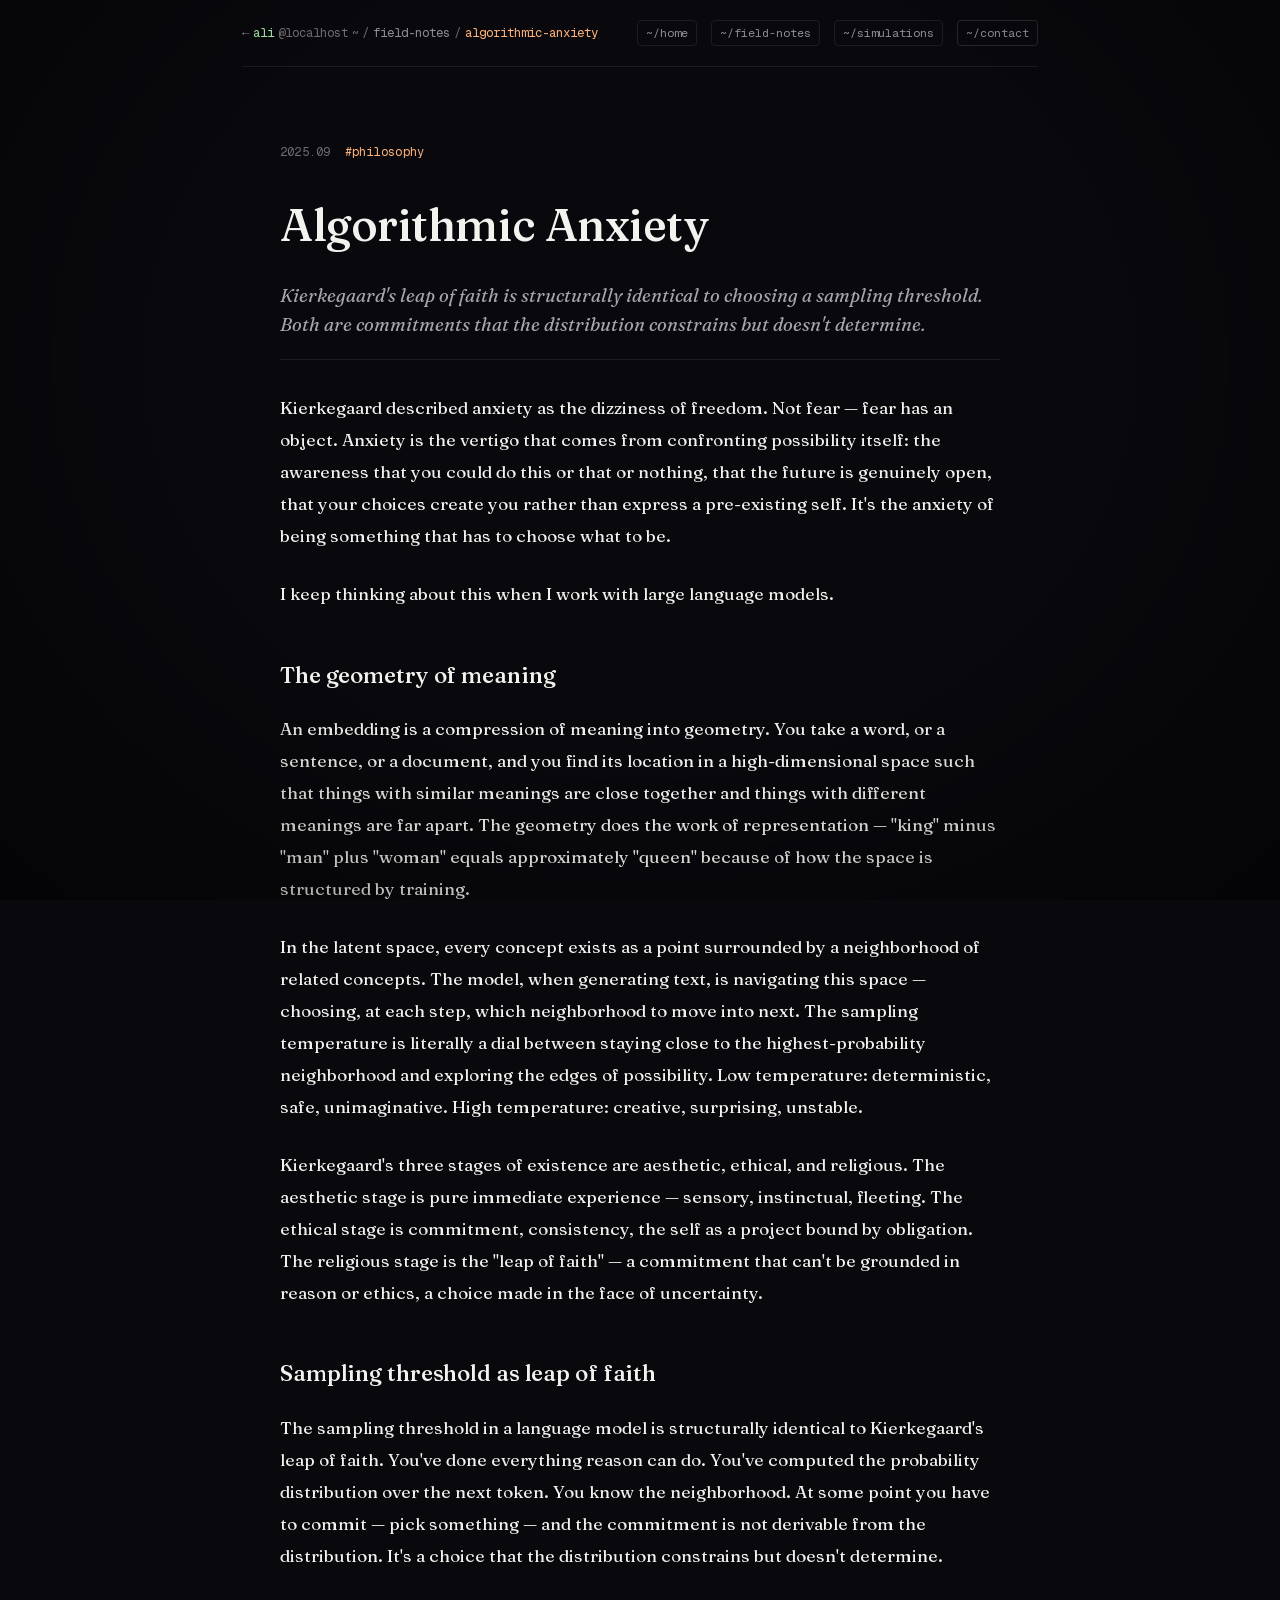
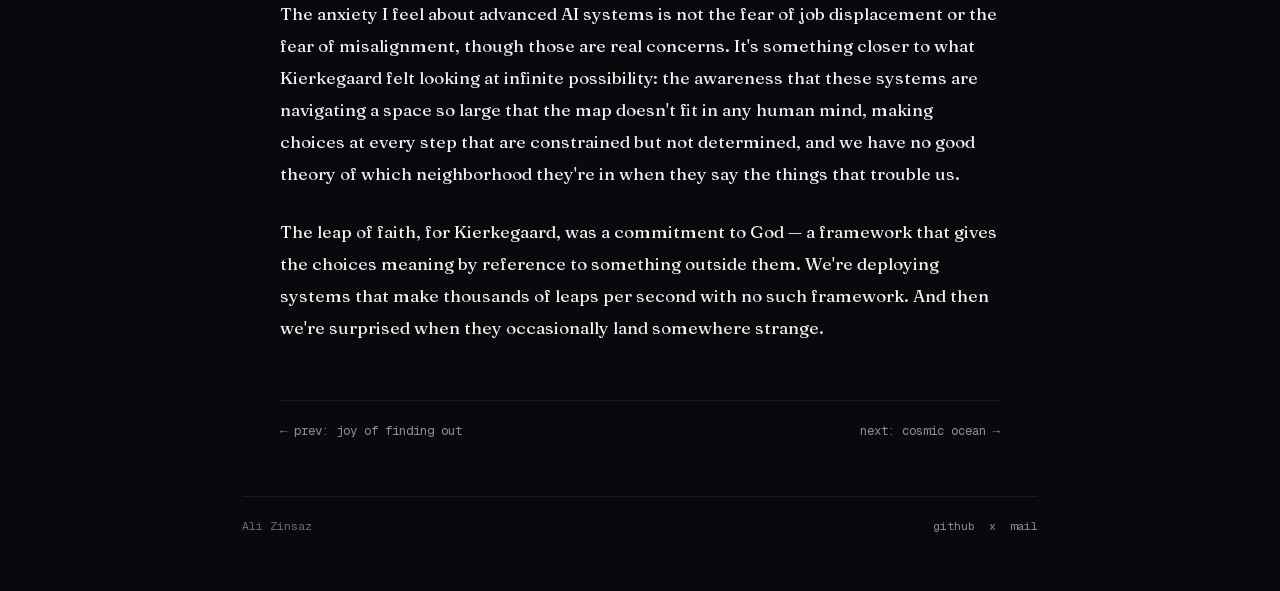
<file: field-notes/algorithmic-anxiety.html>
<!doctype html>
<html lang="en">
<head>
  <meta charset="utf-8" />
  <meta name="viewport" content="width=device-width, initial-scale=1" />
  <title>Algorithmic Anxiety: Kierkegaard in the latent space — Ali Zinsaz</title>
  <meta name="description" content="On embeddings, sampling thresholds, and the leap of faith required to commit to any output. Kierkegaard's anxiety of freedom, expressed in high-dimensional space." />
  <meta name="color-scheme" content="dark" />
  <link rel="icon" type="image/svg+xml" href="../favicon.svg" />
  <link rel="apple-touch-icon" sizes="180x180" href="/apple-touch-icon.png" />
  <link rel="manifest" href="/site.webmanifest" />
  <meta name="theme-color" content="#09090d" />
    <link rel="prev" href="https://alizinsaz.com/field-notes/joy-of-finding-out" />
  <link rel="next" href="https://alizinsaz.com/field-notes/cosmic-ocean" />
  <link rel="canonical" href="https://alizinsaz.com/field-notes/algorithmic-anxiety" />

  <meta property="og:type" content="article" />
  <meta property="og:title" content="Algorithmic Anxiety: Kierkegaard in the latent space" />
  <meta property="og:description" content="On embeddings, sampling thresholds, and the leap of faith required to commit to any output. Kierkegaard's anxiety of freedom, expressed in high-dimensional space." />
  <meta property="og:url" content="https://alizinsaz.com/field-notes/algorithmic-anxiety" />
  <meta property="og:image" content="https://alizinsaz.com/og-default.png" />
  <meta property="og:image:width" content="1200" />
  <meta property="og:image:height" content="630" />
  <meta property="og:site_name" content="Ali Zinsaz" />
  <meta property="og:locale" content="en_US" />
  <meta property="article:modified_time" content="2026-04-26" />
  <meta property="article:published_time" content="2025-09-01" />
  <meta property="article:author" content="Ali Zinsaz" />
  <meta property="article:tag" content="philosophy" />

  <meta name="twitter:card" content="summary_large_image" />
  <meta name="twitter:title" content="Algorithmic Anxiety: Kierkegaard in the latent space" />
  <meta name="twitter:description" content="On embeddings, sampling thresholds, and the leap of faith required to commit to any output. Kierkegaard's anxiety of freedom, expressed in high-dimensional space." />
  <meta name="twitter:image" content="https://alizinsaz.com/og-default.png" />
  <link rel="stylesheet" href="../css/fonts.css">

  <link rel="stylesheet" href="../css/tokens.css" />
  <link rel="stylesheet" href="../css/layout.css" />
  <link rel="stylesheet" href="../css/effects.css" />
  <link rel="stylesheet" href="../css/pages.css" />

  <script type="application/ld+json">
  {
    "@context": "https://schema.org",
    "@type": "Article",
    "headline": "Algorithmic Anxiety: Kierkegaard in the latent space",
    "description": "On embeddings, sampling thresholds, and the leap of faith required to commit to any output. Kierkegaard's anxiety of freedom, expressed in high-dimensional space.",
    "datePublished": "2025-09-01",
    "author": {
      "@id": "https://alizinsaz.com/#person",
      "@type": "Person",
      "name": "Ali Zinsaz",
      "url": "https://alizinsaz.com/"
    },
    "image": "https://alizinsaz.com/og-default.png",
    "mainEntityOfPage": "https://alizinsaz.com/field-notes/algorithmic-anxiety",
    "keywords": [
      "philosophy"
    ],
    "publisher": {
      "@type": "Person",
      "name": "Ali Zinsaz"
    },
    "dateModified": "2026-04-26",
    "inLanguage": "en",
    "mentions": [
      {
        "@type": "Person",
        "name": "Søren Kierkegaard",
        "sameAs": "https://en.wikipedia.org/wiki/S%C3%B8ren_Kierkegaard"
      },
      {
        "@type": "Thing",
        "name": "word embedding",
        "sameAs": "https://en.wikipedia.org/wiki/Word_embedding"
      },
      {
        "@type": "Thing",
        "name": "leap of faith",
        "sameAs": "https://en.wikipedia.org/wiki/Leap_of_faith"
      }
    ],
    "isAccessibleForFree": true,
    "speakable": {
      "@type": "SpeakableSpecification",
      "cssSelector": [
        ".pg-article-h1",
        ".pg-article-lede",
        ".pg-article-body"
      ]
    }
  }
  </script>

  <script type="application/ld+json">
  {
    "@context": "https://schema.org",
    "@type": "BreadcrumbList",
    "itemListElement": [
      {
        "@type": "ListItem",
        "position": 1,
        "name": "Home",
        "item": "https://alizinsaz.com/"
      },
      {
        "@type": "ListItem",
        "position": 2,
        "name": "Field Notes",
        "item": "https://alizinsaz.com/field-notes/"
      },
      {
        "@type": "ListItem",
        "position": 3,
        "name": "Algorithmic Anxiety: Kierkegaard in the latent space",
        "item": "https://alizinsaz.com/field-notes/algorithmic-anxiety"
      }
    ]
  }
  </script>
</head>
<body>
  <a class="skip-link" href="#main">skip to content</a>
  <main id="main" class="pg-page">
    <nav class="pg-nav" aria-label="site navigation">
      <div class="pg-breadcrumb">
        <a href="/" class="pg-back" aria-label="home">←</a>
        <span class="pb-host">ali</span><span class="pb-sep">@localhost</span>
        <span class="pb-sep">~</span><span class="pb-sep">/</span>
        <a href="/field-notes/" style="color: var(--fg-3); text-decoration: none;">field-notes</a>
        <span class="pb-sep">/</span>
        <span class="pb-path">algorithmic-anxiety</span>
      </div>
      <div class="pg-worlds" role="list">
        <a href="/" role="listitem">~/home</a>
        <a href="/field-notes/" role="listitem">~/field-notes</a>
        <a href="/simulations/" role="listitem">~/simulations</a>
        <a href="mailto:azinsaz@gmail.com" role="listitem" class="pg-worlds-contact">~/contact</a>
      </div>
    </nav>

    <article class="pg-article">
      <div class="pg-article-meta">
        <time datetime="2025-09-01">2025.09</time>
        <span class="tag">#philosophy</span>
      </div>
      <h1 class="pg-article-h1">Algorithmic Anxiety</h1>
      <p class="pg-article-lede">
        Kierkegaard's leap of faith is structurally identical to choosing a sampling threshold.
        Both are commitments that the distribution constrains but doesn't determine.
      </p>

      <div class="pg-article-body">
        <p>
          Kierkegaard described anxiety as the dizziness of freedom. Not fear — fear has an object.
          Anxiety is the vertigo that comes from confronting possibility itself:
          the awareness that you could do this or that or nothing,
          that the future is genuinely open, that your choices create you
          rather than express a pre-existing self.
          It's the anxiety of being something that has to choose what to be.
        </p>
        <p>
          I keep thinking about this when I work with large language models.
        </p>
        <h2>The geometry of meaning</h2>
        <p>
          An embedding is a compression of meaning into geometry.
          You take a word, or a sentence, or a document, and you find its location
          in a high-dimensional space such that things with similar meanings are close together
          and things with different meanings are far apart. The geometry does the work of representation —
          "king" minus "man" plus "woman" equals approximately "queen" because of how the space
          is structured by training.
        </p>
        <p>
          In the latent space, every concept exists as a point surrounded by a neighborhood
          of related concepts. The model, when generating text, is navigating this space —
          choosing, at each step, which neighborhood to move into next.
          The sampling temperature is literally a dial between staying close to the highest-probability neighborhood
          and exploring the edges of possibility. Low temperature: deterministic, safe, unimaginative.
          High temperature: creative, surprising, unstable.
        </p>
        <p>
          Kierkegaard's three stages of existence are aesthetic, ethical, and religious.
          The aesthetic stage is pure immediate experience — sensory, instinctual, fleeting.
          The ethical stage is commitment, consistency, the self as a project bound by obligation.
          The religious stage is the "leap of faith" — a commitment that can't be grounded
          in reason or ethics, a choice made in the face of uncertainty.
        </p>
        <h2>Sampling threshold as leap of faith</h2>
        <p>
          The sampling threshold in a language model is structurally identical to Kierkegaard's leap of faith.
          You've done everything reason can do. You've computed the probability distribution over the next token.
          You know the neighborhood. At some point you have to commit — pick something —
          and the commitment is not derivable from the distribution.
          It's a choice that the distribution constrains but doesn't determine.
        </p>
        <p>
          The anxiety I feel about advanced AI systems is not the fear of job displacement
          or the fear of misalignment, though those are real concerns.
          It's something closer to what Kierkegaard felt looking at infinite possibility:
          the awareness that these systems are navigating a space so large
          that the map doesn't fit in any human mind, making choices at every step
          that are constrained but not determined, and we have no good theory of which neighborhood they're in
          when they say the things that trouble us.
        </p>
        <p>
          The leap of faith, for Kierkegaard, was a commitment to God —
          a framework that gives the choices meaning by reference to something outside them.
          We're deploying systems that make thousands of leaps per second with no such framework.
          And then we're surprised when they occasionally land somewhere strange.
        </p>
      </div>
    </article>

    <nav class="pg-article-nav" aria-label="post navigation">
      <a href="joy-of-finding-out">← prev: joy of finding out</a>
      <a href="cosmic-ocean">next: cosmic ocean →</a>
    </nav>

    <footer class="pg-footer">
      <span>Ali Zinsaz</span>
      <nav class="pg-footer-links" aria-label="social">
        <a href="https://github.com/azinsaz" target="_blank" rel="noopener me">github</a>
        <a href="https://x.com/azinsaz" target="_blank" rel="noopener me">x</a>
        <a href="mailto:azinsaz@gmail.com">mail</a>
      </nav>
    </footer>
  </main>
</body>
</html>
</file>
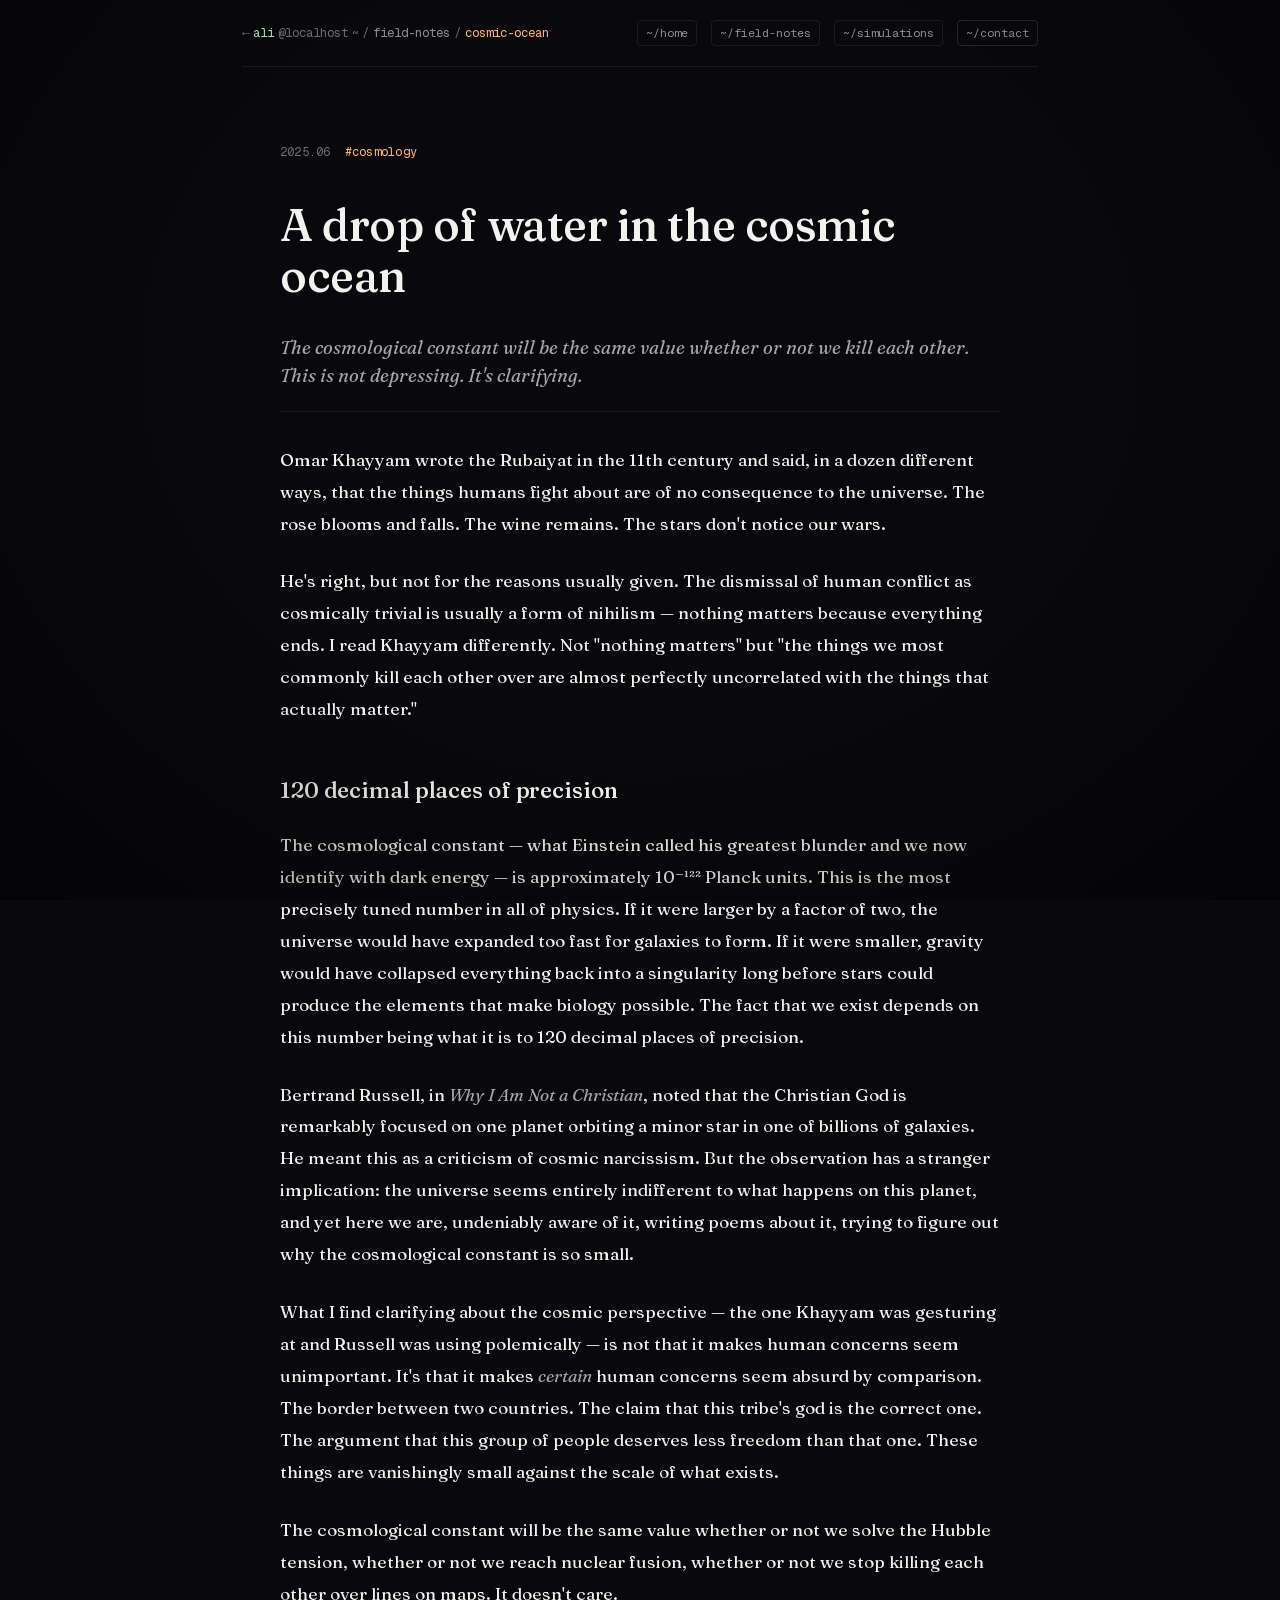
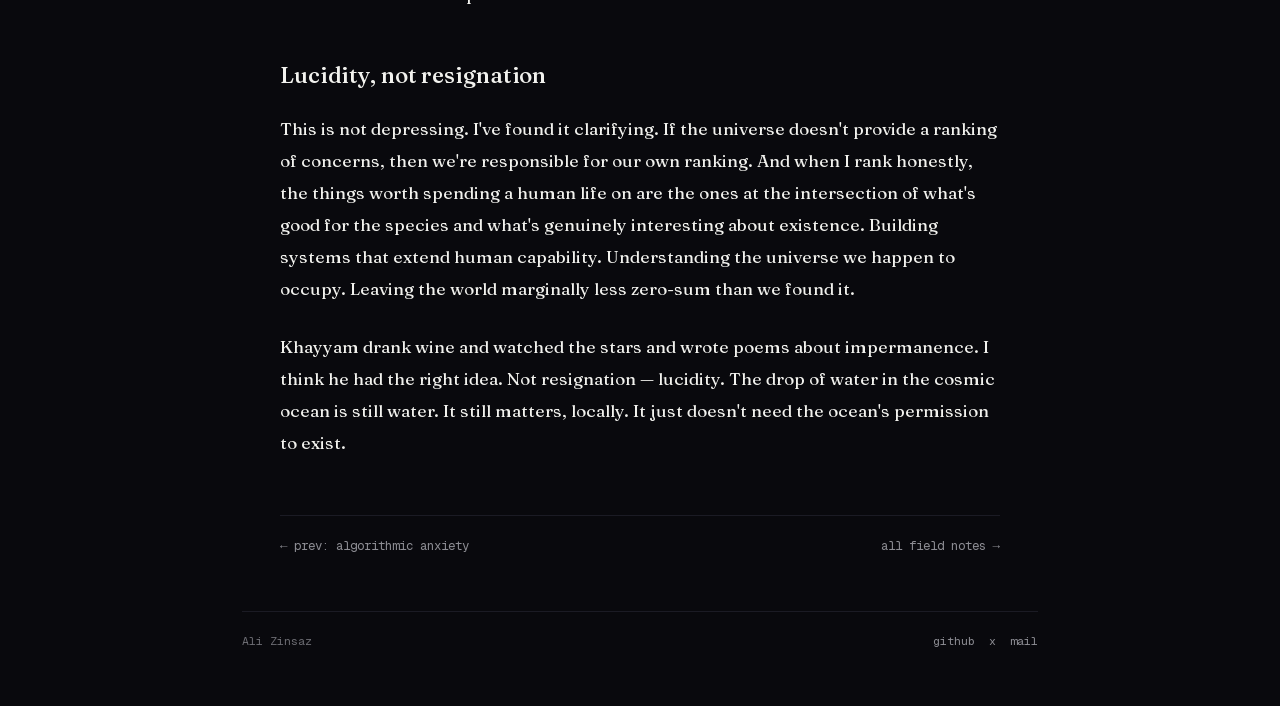
<file: field-notes/cosmic-ocean.html>
<!doctype html>
<html lang="en">
<head>
  <meta charset="utf-8" />
  <meta name="viewport" content="width=device-width, initial-scale=1" />
  <title>A drop of water in the cosmic ocean — Ali Zinsaz</title>
  <meta name="description" content="Khayyam, Russell, and the cosmological constant. The universe will be the same value with or without us. This is not depressing — it's clarifying." />
  <meta name="color-scheme" content="dark" />
  <link rel="icon" type="image/svg+xml" href="../favicon.svg" />
  <link rel="apple-touch-icon" sizes="180x180" href="/apple-touch-icon.png" />
  <link rel="manifest" href="/site.webmanifest" />
  <meta name="theme-color" content="#09090d" />
    <link rel="prev" href="https://alizinsaz.com/field-notes/algorithmic-anxiety" />
  <link rel="canonical" href="https://alizinsaz.com/field-notes/cosmic-ocean" />

  <meta property="og:type" content="article" />
  <meta property="og:title" content="A drop of water in the cosmic ocean" />
  <meta property="og:description" content="Khayyam, Russell, and the cosmological constant. The universe will be the same value with or without us. This is not depressing — it's clarifying." />
  <meta property="og:url" content="https://alizinsaz.com/field-notes/cosmic-ocean" />
  <meta property="og:image" content="https://alizinsaz.com/og-default.png" />
  <meta property="og:image:width" content="1200" />
  <meta property="og:image:height" content="630" />
  <meta property="og:site_name" content="Ali Zinsaz" />
  <meta property="og:locale" content="en_US" />
  <meta property="article:modified_time" content="2026-04-26" />
  <meta property="article:published_time" content="2025-06-01" />
  <meta property="article:author" content="Ali Zinsaz" />
  <meta property="article:tag" content="cosmology" />

  <meta name="twitter:card" content="summary_large_image" />
  <meta name="twitter:title" content="A drop of water in the cosmic ocean" />
  <meta name="twitter:description" content="Khayyam, Russell, and the cosmological constant. The universe will be the same value with or without us. This is not depressing — it's clarifying." />
  <meta name="twitter:image" content="https://alizinsaz.com/og-default.png" />
  <link rel="stylesheet" href="../css/fonts.css">

  <link rel="stylesheet" href="../css/tokens.css" />
  <link rel="stylesheet" href="../css/layout.css" />
  <link rel="stylesheet" href="../css/effects.css" />
  <link rel="stylesheet" href="../css/pages.css" />

  <script type="application/ld+json">
  {
    "@context": "https://schema.org",
    "@type": "Article",
    "headline": "A drop of water in the cosmic ocean",
    "description": "Khayyam, Russell, and the cosmological constant. The universe will be the same value with or without us. This is not depressing — it's clarifying.",
    "datePublished": "2025-06-01",
    "author": {
      "@id": "https://alizinsaz.com/#person",
      "@type": "Person",
      "name": "Ali Zinsaz",
      "url": "https://alizinsaz.com/"
    },
    "image": "https://alizinsaz.com/og-default.png",
    "mainEntityOfPage": "https://alizinsaz.com/field-notes/cosmic-ocean",
    "keywords": [
      "cosmology"
    ],
    "publisher": {
      "@type": "Person",
      "name": "Ali Zinsaz"
    },
    "dateModified": "2026-04-26",
    "inLanguage": "en",
    "mentions": [
      {
        "@type": "Person",
        "name": "Omar Khayyam",
        "sameAs": "https://en.wikipedia.org/wiki/Omar_Khayyam"
      },
      {
        "@type": "Person",
        "name": "Bertrand Russell",
        "sameAs": "https://en.wikipedia.org/wiki/Bertrand_Russell"
      },
      {
        "@type": "Thing",
        "name": "cosmological constant",
        "sameAs": "https://en.wikipedia.org/wiki/Cosmological_constant"
      }
    ],
    "isAccessibleForFree": true,
    "speakable": {
      "@type": "SpeakableSpecification",
      "cssSelector": [
        ".pg-article-h1",
        ".pg-article-lede",
        ".pg-article-body"
      ]
    }
  }
  </script>

  <script type="application/ld+json">
  {
    "@context": "https://schema.org",
    "@type": "BreadcrumbList",
    "itemListElement": [
      {
        "@type": "ListItem",
        "position": 1,
        "name": "Home",
        "item": "https://alizinsaz.com/"
      },
      {
        "@type": "ListItem",
        "position": 2,
        "name": "Field Notes",
        "item": "https://alizinsaz.com/field-notes/"
      },
      {
        "@type": "ListItem",
        "position": 3,
        "name": "A drop of water in the cosmic ocean",
        "item": "https://alizinsaz.com/field-notes/cosmic-ocean"
      }
    ]
  }
  </script>
</head>
<body>
  <a class="skip-link" href="#main">skip to content</a>
  <main id="main" class="pg-page">
    <nav class="pg-nav" aria-label="site navigation">
      <div class="pg-breadcrumb">
        <a href="/" class="pg-back" aria-label="home">←</a>
        <span class="pb-host">ali</span><span class="pb-sep">@localhost</span>
        <span class="pb-sep">~</span><span class="pb-sep">/</span>
        <a href="/field-notes/" style="color: var(--fg-3); text-decoration: none;">field-notes</a>
        <span class="pb-sep">/</span>
        <span class="pb-path">cosmic-ocean</span>
      </div>
      <div class="pg-worlds" role="list">
        <a href="/" role="listitem">~/home</a>
        <a href="/field-notes/" role="listitem">~/field-notes</a>
        <a href="/simulations/" role="listitem">~/simulations</a>
        <a href="mailto:azinsaz@gmail.com" role="listitem" class="pg-worlds-contact">~/contact</a>
      </div>
    </nav>

    <article class="pg-article">
      <div class="pg-article-meta">
        <time datetime="2025-06-01">2025.06</time>
        <span class="tag">#cosmology</span>
      </div>
      <h1 class="pg-article-h1">A drop of water in the cosmic ocean</h1>
      <p class="pg-article-lede">
        The cosmological constant will be the same value whether or not we kill each other.
        This is not depressing. It's clarifying.
      </p>

      <div class="pg-article-body">
        <p>
          Omar Khayyam wrote the Rubaiyat in the 11th century and said, in a dozen different ways,
          that the things humans fight about are of no consequence to the universe.
          The rose blooms and falls. The wine remains. The stars don't notice our wars.
        </p>
        <p>
          He's right, but not for the reasons usually given. The dismissal of human conflict
          as cosmically trivial is usually a form of nihilism — nothing matters because everything ends.
          I read Khayyam differently. Not "nothing matters" but "the things we most commonly kill each other over
          are almost perfectly uncorrelated with the things that actually matter."
        </p>
        <h2>120 decimal places of precision</h2>
        <p>
          The cosmological constant — what Einstein called his greatest blunder
          and we now identify with dark energy — is approximately 10⁻¹²² Planck units.
          This is the most precisely tuned number in all of physics. If it were larger by a factor of two,
          the universe would have expanded too fast for galaxies to form. If it were smaller,
          gravity would have collapsed everything back into a singularity long before stars
          could produce the elements that make biology possible. The fact that we exist
          depends on this number being what it is to 120 decimal places of precision.
        </p>
        <p>
          Bertrand Russell, in <em>Why I Am Not a Christian</em>, noted that the Christian God
          is remarkably focused on one planet orbiting a minor star in one of billions of galaxies.
          He meant this as a criticism of cosmic narcissism. But the observation has a stranger implication:
          the universe seems entirely indifferent to what happens on this planet, and yet here we are,
          undeniably aware of it, writing poems about it, trying to figure out why
          the cosmological constant is so small.
        </p>
        <p>
          What I find clarifying about the cosmic perspective —
          the one Khayyam was gesturing at and Russell was using polemically —
          is not that it makes human concerns seem unimportant.
          It's that it makes <em>certain</em> human concerns seem absurd by comparison.
          The border between two countries. The claim that this tribe's god is the correct one.
          The argument that this group of people deserves less freedom than that one.
          These things are vanishingly small against the scale of what exists.
        </p>
        <p>
          The cosmological constant will be the same value whether or not we solve the Hubble tension,
          whether or not we reach nuclear fusion, whether or not we stop killing each other over lines on maps.
          It doesn't care.
        </p>
        <h2>Lucidity, not resignation</h2>
        <p>
          This is not depressing. I've found it clarifying.
          If the universe doesn't provide a ranking of concerns, then we're responsible for our own ranking.
          And when I rank honestly, the things worth spending a human life on
          are the ones at the intersection of what's good for the species
          and what's genuinely interesting about existence.
          Building systems that extend human capability.
          Understanding the universe we happen to occupy.
          Leaving the world marginally less zero-sum than we found it.
        </p>
        <p>
          Khayyam drank wine and watched the stars and wrote poems about impermanence.
          I think he had the right idea. Not resignation — lucidity.
          The drop of water in the cosmic ocean is still water.
          It still matters, locally. It just doesn't need the ocean's permission to exist.
        </p>
      </div>
    </article>

    <nav class="pg-article-nav" aria-label="post navigation">
      <a href="algorithmic-anxiety">← prev: algorithmic anxiety</a>
      <a href="/field-notes/">all field notes →</a>
    </nav>

    <footer class="pg-footer">
      <span>Ali Zinsaz</span>
      <nav class="pg-footer-links" aria-label="social">
        <a href="https://github.com/azinsaz" target="_blank" rel="noopener me">github</a>
        <a href="https://x.com/azinsaz" target="_blank" rel="noopener me">x</a>
        <a href="mailto:azinsaz@gmail.com">mail</a>
      </nav>
    </footer>
  </main>
</body>
</html>
</file>
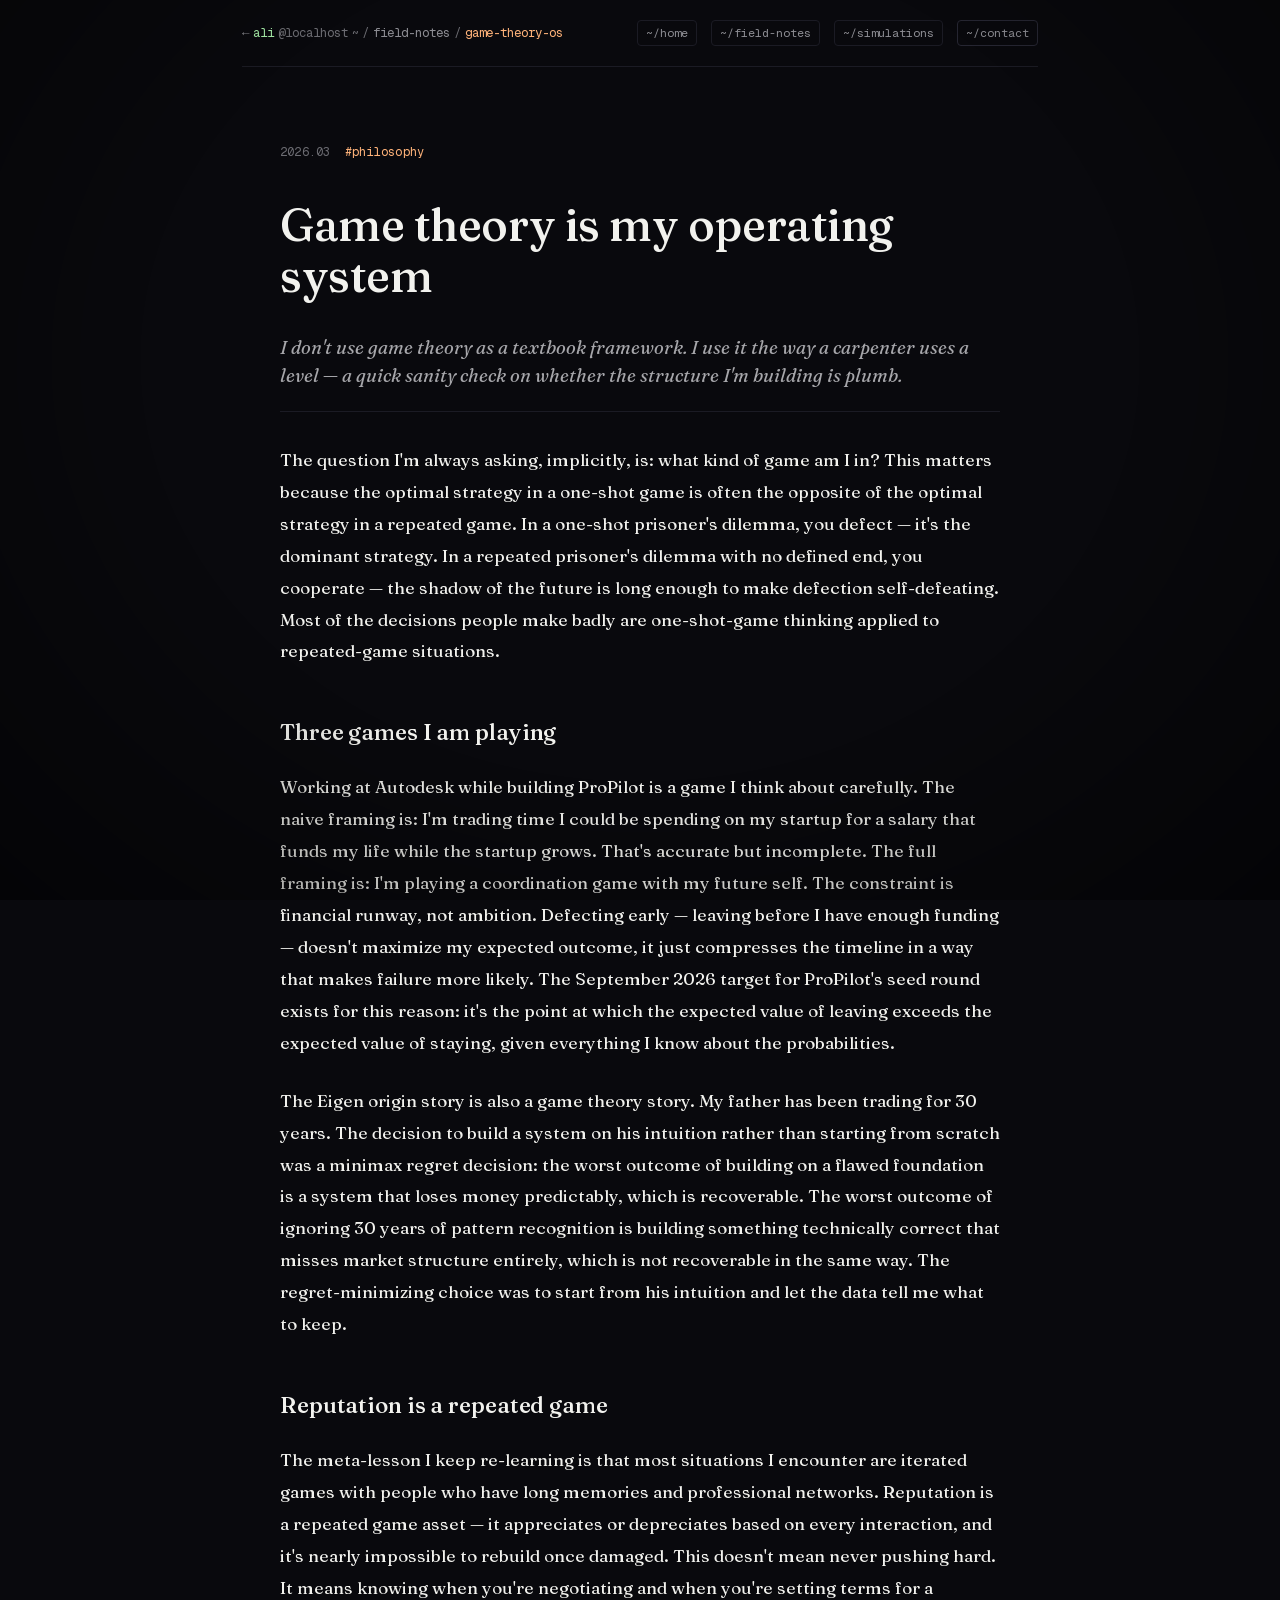
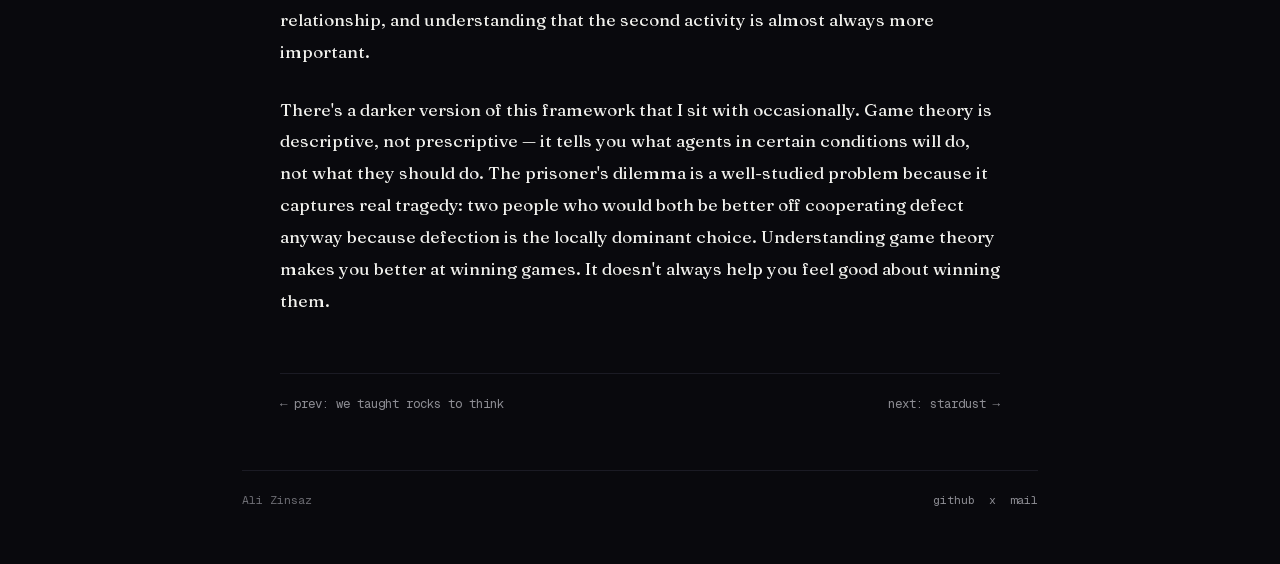
<file: field-notes/game-theory-os.html>
<!doctype html>
<html lang="en">
<head>
  <meta charset="utf-8" />
  <meta name="viewport" content="width=device-width, initial-scale=1" />
  <title>Game theory is my operating system — Ali Zinsaz</title>
  <meta name="description" content="A framework for decisions, lived from the inside. Iterated games, minimax regret, and why defection is almost always a mistake when reputation is on the line." />
  <meta name="color-scheme" content="dark" />
  <link rel="icon" type="image/svg+xml" href="../favicon.svg" />
  <link rel="apple-touch-icon" sizes="180x180" href="/apple-touch-icon.png" />
  <link rel="manifest" href="/site.webmanifest" />
  <meta name="theme-color" content="#09090d" />
    <link rel="prev" href="https://alizinsaz.com/field-notes/rocks-that-think" />
  <link rel="next" href="https://alizinsaz.com/field-notes/stardust-state-machines" />
  <link rel="canonical" href="https://alizinsaz.com/field-notes/game-theory-os" />

  <meta property="og:type" content="article" />
  <meta property="og:title" content="Game theory is my operating system" />
  <meta property="og:description" content="A framework for decisions, lived from the inside. Iterated games, minimax regret, and why defection is almost always a mistake when reputation is on the line." />
  <meta property="og:url" content="https://alizinsaz.com/field-notes/game-theory-os" />
  <meta property="og:image" content="https://alizinsaz.com/og-default.png" />
  <meta property="og:image:width" content="1200" />
  <meta property="og:image:height" content="630" />
  <meta property="og:site_name" content="Ali Zinsaz" />
  <meta property="og:locale" content="en_US" />
  <meta property="article:modified_time" content="2026-04-26" />
  <meta property="article:published_time" content="2026-03-01" />
  <meta property="article:author" content="Ali Zinsaz" />
  <meta property="article:tag" content="philosophy" />

  <meta name="twitter:card" content="summary_large_image" />
  <meta name="twitter:title" content="Game theory is my operating system" />
  <meta name="twitter:description" content="A framework for decisions, lived from the inside. Iterated games, minimax regret, and why defection is almost always a mistake when reputation is on the line." />
  <meta name="twitter:image" content="https://alizinsaz.com/og-default.png" />
  <link rel="stylesheet" href="../css/fonts.css">

  <link rel="stylesheet" href="../css/tokens.css" />
  <link rel="stylesheet" href="../css/layout.css" />
  <link rel="stylesheet" href="../css/effects.css" />
  <link rel="stylesheet" href="../css/pages.css" />

  <script type="application/ld+json">
  {
    "@context": "https://schema.org",
    "@type": "Article",
    "headline": "Game theory is my operating system",
    "description": "A framework for decisions, lived from the inside. Iterated games, minimax regret, and why defection is almost always a mistake when reputation is on the line.",
    "datePublished": "2026-03-01",
    "author": {
      "@id": "https://alizinsaz.com/#person",
      "@type": "Person",
      "name": "Ali Zinsaz",
      "url": "https://alizinsaz.com/"
    },
    "image": "https://alizinsaz.com/og-default.png",
    "mainEntityOfPage": "https://alizinsaz.com/field-notes/game-theory-os",
    "keywords": [
      "philosophy"
    ],
    "publisher": {
      "@type": "Person",
      "name": "Ali Zinsaz"
    },
    "dateModified": "2026-04-26",
    "inLanguage": "en",
    "mentions": [
      {
        "@type": "Thing",
        "name": "game theory",
        "sameAs": "https://en.wikipedia.org/wiki/Game_theory"
      },
      {
        "@type": "Thing",
        "name": "prisoner's dilemma",
        "sameAs": "https://en.wikipedia.org/wiki/Prisoner%27s_dilemma"
      },
      {
        "@type": "Thing",
        "name": "minimax regret",
        "sameAs": "https://en.wikipedia.org/wiki/Regret_(decision_theory)"
      }
    ],
    "isAccessibleForFree": true,
    "speakable": {
      "@type": "SpeakableSpecification",
      "cssSelector": [
        ".pg-article-h1",
        ".pg-article-lede",
        ".pg-article-body"
      ]
    }
  }
  </script>

  <script type="application/ld+json">
  {
    "@context": "https://schema.org",
    "@type": "BreadcrumbList",
    "itemListElement": [
      {
        "@type": "ListItem",
        "position": 1,
        "name": "Home",
        "item": "https://alizinsaz.com/"
      },
      {
        "@type": "ListItem",
        "position": 2,
        "name": "Field Notes",
        "item": "https://alizinsaz.com/field-notes/"
      },
      {
        "@type": "ListItem",
        "position": 3,
        "name": "Game theory is my operating system",
        "item": "https://alizinsaz.com/field-notes/game-theory-os"
      }
    ]
  }
  </script>
</head>
<body>
  <a class="skip-link" href="#main">skip to content</a>
  <main id="main" class="pg-page">
    <nav class="pg-nav" aria-label="site navigation">
      <div class="pg-breadcrumb">
        <a href="/" class="pg-back" aria-label="home">←</a>
        <span class="pb-host">ali</span><span class="pb-sep">@localhost</span>
        <span class="pb-sep">~</span><span class="pb-sep">/</span>
        <a href="/field-notes/" style="color: var(--fg-3); text-decoration: none;">field-notes</a>
        <span class="pb-sep">/</span>
        <span class="pb-path">game-theory-os</span>
      </div>
      <div class="pg-worlds" role="list">
        <a href="/" role="listitem">~/home</a>
        <a href="/field-notes/" role="listitem">~/field-notes</a>
        <a href="/simulations/" role="listitem">~/simulations</a>
        <a href="mailto:azinsaz@gmail.com" role="listitem" class="pg-worlds-contact">~/contact</a>
      </div>
    </nav>

    <article class="pg-article">
      <div class="pg-article-meta">
        <time datetime="2026-03-01">2026.03</time>
        <span class="tag">#philosophy</span>
      </div>
      <h1 class="pg-article-h1">Game theory is my operating system</h1>
      <p class="pg-article-lede">
        I don't use game theory as a textbook framework. I use it the way a carpenter uses a level —
        a quick sanity check on whether the structure I'm building is plumb.
      </p>

      <div class="pg-article-body">
        <p>
          The question I'm always asking, implicitly, is: what kind of game am I in?
          This matters because the optimal strategy in a one-shot game is often the opposite
          of the optimal strategy in a repeated game. In a one-shot prisoner's dilemma, you defect —
          it's the dominant strategy. In a repeated prisoner's dilemma with no defined end,
          you cooperate — the shadow of the future is long enough to make defection self-defeating.
          Most of the decisions people make badly are one-shot-game thinking applied to repeated-game situations.
        </p>
        <h2>Three games I am playing</h2>
        <p>
          Working at Autodesk while building ProPilot is a game I think about carefully.
          The naive framing is: I'm trading time I could be spending on my startup
          for a salary that funds my life while the startup grows. That's accurate but incomplete.
          The full framing is: I'm playing a coordination game with my future self.
          The constraint is financial runway, not ambition. Defecting early —
          leaving before I have enough funding — doesn't maximize my expected outcome,
          it just compresses the timeline in a way that makes failure more likely.
          The September 2026 target for ProPilot's seed round exists for this reason:
          it's the point at which the expected value of leaving exceeds the expected value of staying,
          given everything I know about the probabilities.
        </p>
        <p>
          The Eigen origin story is also a game theory story. My father has been trading for 30 years.
          The decision to build a system on his intuition rather than starting from scratch
          was a minimax regret decision: the worst outcome of building on a flawed foundation
          is a system that loses money predictably, which is recoverable. The worst outcome of ignoring
          30 years of pattern recognition is building something technically correct that misses market structure entirely,
          which is not recoverable in the same way. The regret-minimizing choice was to start from his intuition
          and let the data tell me what to keep.
        </p>
        <h2>Reputation is a repeated game</h2>
        <p>
          The meta-lesson I keep re-learning is that most situations I encounter
          are iterated games with people who have long memories and professional networks.
          Reputation is a repeated game asset — it appreciates or depreciates based on every interaction,
          and it's nearly impossible to rebuild once damaged. This doesn't mean never pushing hard.
          It means knowing when you're negotiating and when you're setting terms for a relationship,
          and understanding that the second activity is almost always more important.
        </p>
        <p>
          There's a darker version of this framework that I sit with occasionally.
          Game theory is descriptive, not prescriptive — it tells you what agents in certain conditions will do,
          not what they should do. The prisoner's dilemma is a well-studied problem because it captures real tragedy:
          two people who would both be better off cooperating defect anyway because defection is the locally dominant choice.
          Understanding game theory makes you better at winning games. It doesn't always help you feel good about winning them.
        </p>
      </div>
    </article>

    <nav class="pg-article-nav" aria-label="post navigation">
      <a href="rocks-that-think">← prev: we taught rocks to think</a>
      <a href="stardust-state-machines">next: stardust →</a>
    </nav>

    <footer class="pg-footer">
      <span>Ali Zinsaz</span>
      <nav class="pg-footer-links" aria-label="social">
        <a href="https://github.com/azinsaz" target="_blank" rel="noopener me">github</a>
        <a href="https://x.com/azinsaz" target="_blank" rel="noopener me">x</a>
        <a href="mailto:azinsaz@gmail.com">mail</a>
      </nav>
    </footer>
  </main>
</body>
</html>
</file>
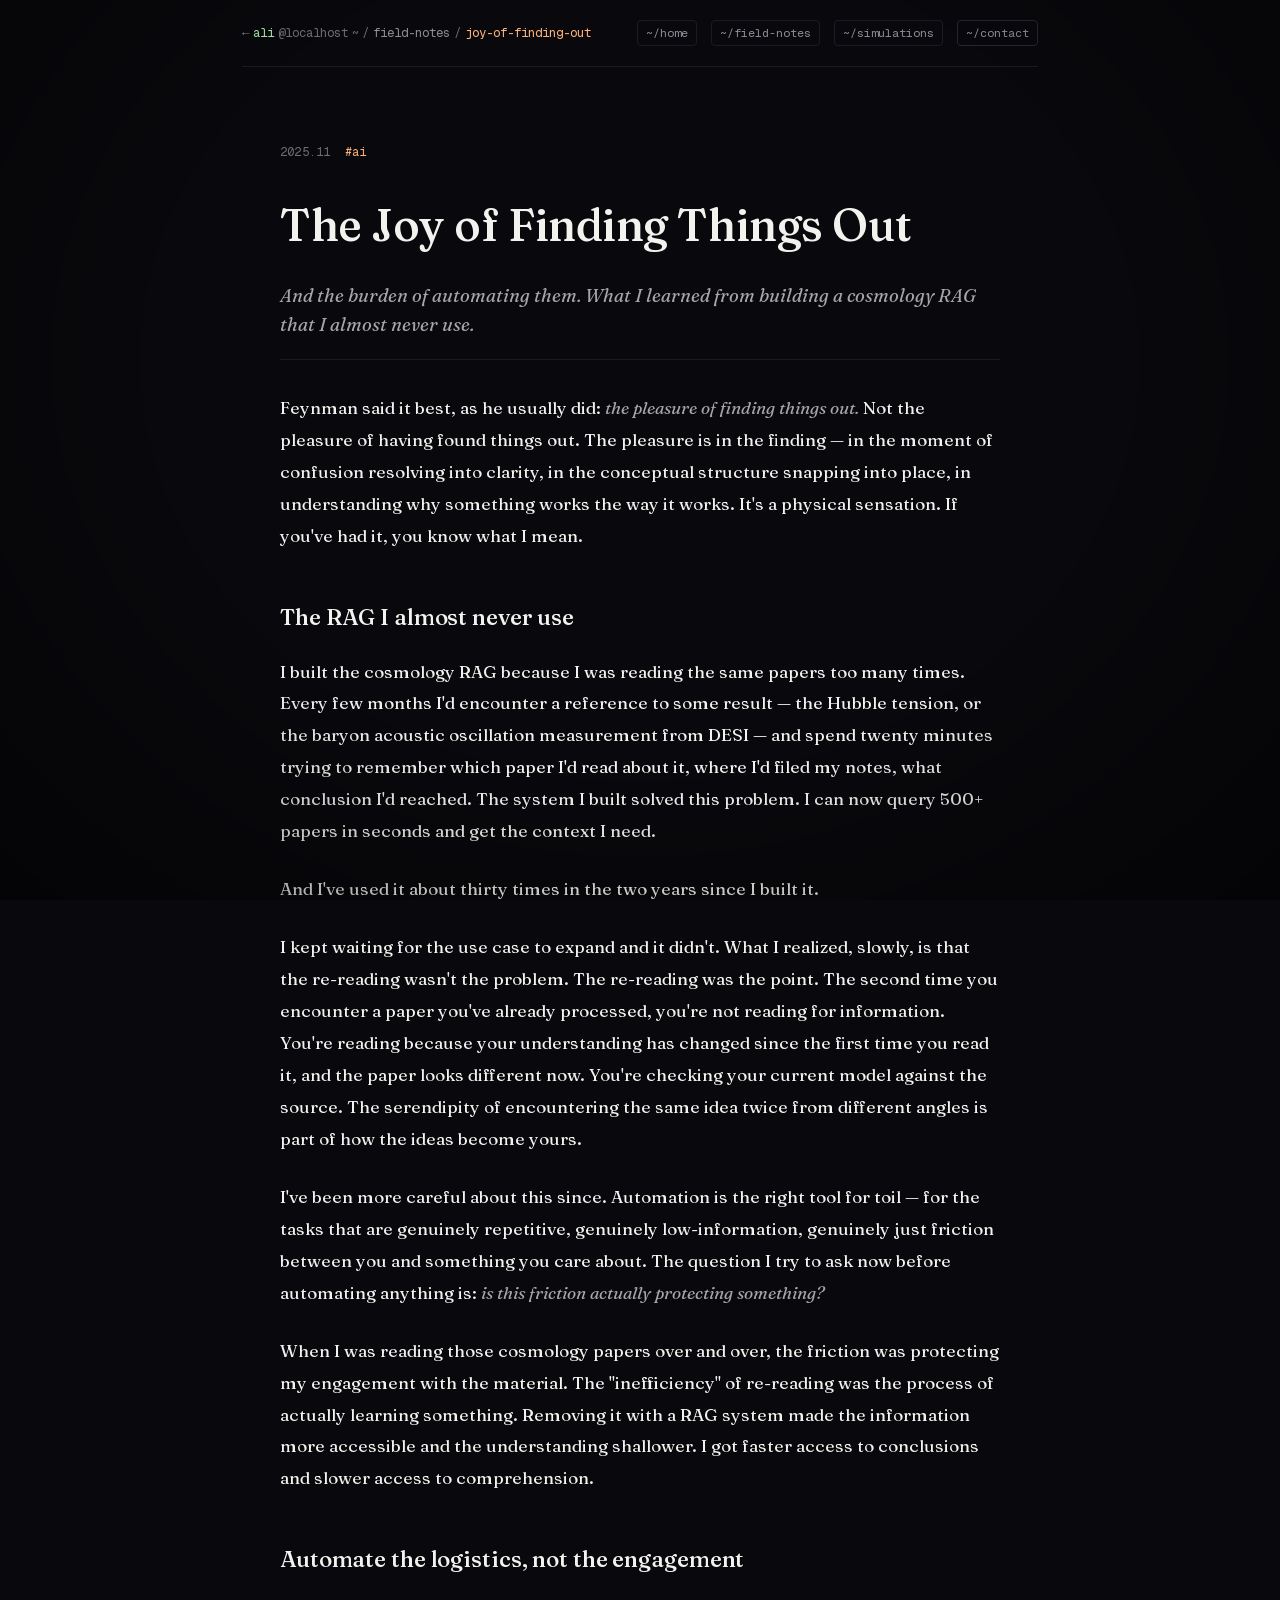
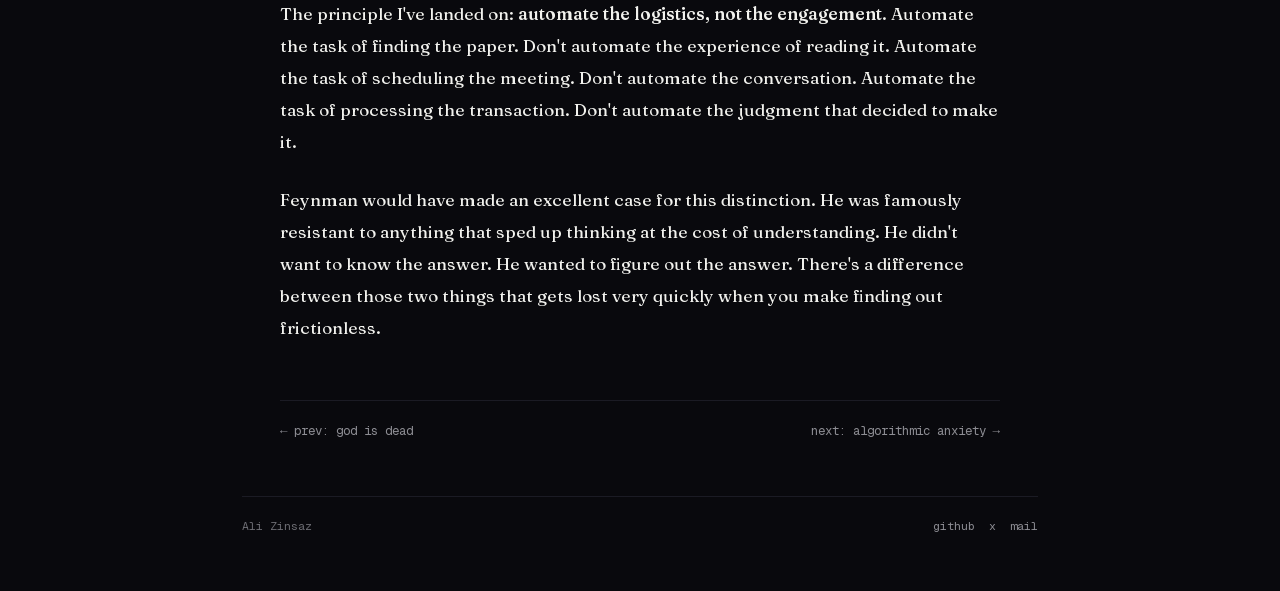
<file: field-notes/joy-of-finding-out.html>
<!doctype html>
<html lang="en">
<head>
  <meta charset="utf-8" />
  <meta name="viewport" content="width=device-width, initial-scale=1" />
  <title>The Joy of Finding Things Out — Ali Zinsaz</title>
  <meta name="description" content="Feynman, automation, and what I learned from building a cosmology RAG that I barely use. Automate the logistics — not the engagement." />
  <meta name="color-scheme" content="dark" />
  <link rel="icon" type="image/svg+xml" href="../favicon.svg" />
  <link rel="apple-touch-icon" sizes="180x180" href="/apple-touch-icon.png" />
  <link rel="manifest" href="/site.webmanifest" />
  <meta name="theme-color" content="#09090d" />
    <link rel="prev" href="https://alizinsaz.com/field-notes/weights-converging" />
  <link rel="next" href="https://alizinsaz.com/field-notes/algorithmic-anxiety" />
  <link rel="canonical" href="https://alizinsaz.com/field-notes/joy-of-finding-out" />

  <meta property="og:type" content="article" />
  <meta property="og:title" content="The Joy of Finding Things Out (and the burden of automating them)" />
  <meta property="og:description" content="Feynman, automation, and what I learned from building a cosmology RAG that I barely use. Automate the logistics — not the engagement. Sometimes the friction is the point." />
  <meta property="og:url" content="https://alizinsaz.com/field-notes/joy-of-finding-out" />
  <meta property="og:image" content="https://alizinsaz.com/og-default.png" />
  <meta property="og:image:width" content="1200" />
  <meta property="og:image:height" content="630" />
  <meta property="og:site_name" content="Ali Zinsaz" />
  <meta property="og:locale" content="en_US" />
  <meta property="article:modified_time" content="2026-04-26" />
  <meta property="article:published_time" content="2025-11-01" />
  <meta property="article:author" content="Ali Zinsaz" />
  <meta property="article:tag" content="ai" />

  <meta name="twitter:card" content="summary_large_image" />
  <meta name="twitter:title" content="The Joy of Finding Things Out (and the burden of automating them)" />
  <meta name="twitter:description" content="Feynman, automation, and what I learned from building a cosmology RAG that I barely use. Automate the logistics — not the engagement. Sometimes the friction is the point." />
  <meta name="twitter:image" content="https://alizinsaz.com/og-default.png" />
  <link rel="stylesheet" href="../css/fonts.css">

  <link rel="stylesheet" href="../css/tokens.css" />
  <link rel="stylesheet" href="../css/layout.css" />
  <link rel="stylesheet" href="../css/effects.css" />
  <link rel="stylesheet" href="../css/pages.css" />

  <script type="application/ld+json">
  {
    "@context": "https://schema.org",
    "@type": "Article",
    "headline": "The Joy of Finding Things Out (and the burden of automating them)",
    "description": "Feynman, automation, and what I learned from building a cosmology RAG that I barely use. Automate the logistics — not the engagement. Sometimes the friction is the point.",
    "datePublished": "2025-11-01",
    "author": {
      "@id": "https://alizinsaz.com/#person",
      "@type": "Person",
      "name": "Ali Zinsaz",
      "url": "https://alizinsaz.com/"
    },
    "image": "https://alizinsaz.com/og-default.png",
    "mainEntityOfPage": "https://alizinsaz.com/field-notes/joy-of-finding-out",
    "keywords": [
      "ai"
    ],
    "publisher": {
      "@type": "Person",
      "name": "Ali Zinsaz"
    },
    "dateModified": "2026-04-26",
    "inLanguage": "en",
    "mentions": [
      {
        "@type": "Person",
        "name": "Richard Feynman",
        "sameAs": "https://en.wikipedia.org/wiki/Richard_Feynman"
      },
      {
        "@type": "Thing",
        "name": "retrieval-augmented generation",
        "sameAs": "https://en.wikipedia.org/wiki/Retrieval-augmented_generation"
      },
      {
        "@type": "Thing",
        "name": "automation",
        "sameAs": "https://en.wikipedia.org/wiki/Automation"
      }
    ],
    "isAccessibleForFree": true,
    "speakable": {
      "@type": "SpeakableSpecification",
      "cssSelector": [
        ".pg-article-h1",
        ".pg-article-lede",
        ".pg-article-body"
      ]
    }
  }
  </script>

  <script type="application/ld+json">
  {
    "@context": "https://schema.org",
    "@type": "BreadcrumbList",
    "itemListElement": [
      {
        "@type": "ListItem",
        "position": 1,
        "name": "Home",
        "item": "https://alizinsaz.com/"
      },
      {
        "@type": "ListItem",
        "position": 2,
        "name": "Field Notes",
        "item": "https://alizinsaz.com/field-notes/"
      },
      {
        "@type": "ListItem",
        "position": 3,
        "name": "The Joy of Finding Things Out",
        "item": "https://alizinsaz.com/field-notes/joy-of-finding-out"
      }
    ]
  }
  </script>
</head>
<body>
  <a class="skip-link" href="#main">skip to content</a>
  <main id="main" class="pg-page">
    <nav class="pg-nav" aria-label="site navigation">
      <div class="pg-breadcrumb">
        <a href="/" class="pg-back" aria-label="home">←</a>
        <span class="pb-host">ali</span><span class="pb-sep">@localhost</span>
        <span class="pb-sep">~</span><span class="pb-sep">/</span>
        <a href="/field-notes/" style="color: var(--fg-3); text-decoration: none;">field-notes</a>
        <span class="pb-sep">/</span>
        <span class="pb-path">joy-of-finding-out</span>
      </div>
      <div class="pg-worlds" role="list">
        <a href="/" role="listitem">~/home</a>
        <a href="/field-notes/" role="listitem">~/field-notes</a>
        <a href="/simulations/" role="listitem">~/simulations</a>
        <a href="mailto:azinsaz@gmail.com" role="listitem" class="pg-worlds-contact">~/contact</a>
      </div>
    </nav>

    <article class="pg-article">
      <div class="pg-article-meta">
        <time datetime="2025-11-01">2025.11</time>
        <span class="tag">#ai</span>
      </div>
      <h1 class="pg-article-h1">The Joy of Finding Things Out</h1>
      <p class="pg-article-lede">
        And the burden of automating them. What I learned from building a cosmology RAG
        that I almost never use.
      </p>

      <div class="pg-article-body">
        <p>
          Feynman said it best, as he usually did: <em>the pleasure of finding things out.</em>
          Not the pleasure of having found things out. The pleasure is in the finding —
          in the moment of confusion resolving into clarity, in the conceptual structure snapping into place,
          in understanding why something works the way it works. It's a physical sensation.
          If you've had it, you know what I mean.
        </p>
        <h2>The RAG I almost never use</h2>
        <p>
          I built the cosmology RAG because I was reading the same papers too many times.
          Every few months I'd encounter a reference to some result — the Hubble tension,
          or the baryon acoustic oscillation measurement from DESI — and spend twenty minutes
          trying to remember which paper I'd read about it, where I'd filed my notes,
          what conclusion I'd reached. The system I built solved this problem.
          I can now query 500+ papers in seconds and get the context I need.
        </p>
        <p>
          And I've used it about thirty times in the two years since I built it.
        </p>
        <p>
          I kept waiting for the use case to expand and it didn't. What I realized, slowly,
          is that the re-reading wasn't the problem. The re-reading was the point.
          The second time you encounter a paper you've already processed, you're not reading for information.
          You're reading because your understanding has changed since the first time you read it,
          and the paper looks different now. You're checking your current model against the source.
          The serendipity of encountering the same idea twice from different angles
          is part of how the ideas become yours.
        </p>
        <p>
          I've been more careful about this since. Automation is the right tool for toil —
          for the tasks that are genuinely repetitive, genuinely low-information,
          genuinely just friction between you and something you care about.
          The question I try to ask now before automating anything is:
          <em>is this friction actually protecting something?</em>
        </p>
        <p>
          When I was reading those cosmology papers over and over, the friction was protecting my engagement
          with the material. The "inefficiency" of re-reading was the process of actually learning something.
          Removing it with a RAG system made the information more accessible and the understanding shallower.
          I got faster access to conclusions and slower access to comprehension.
        </p>
        <h2>Automate the logistics, not the engagement</h2>
        <p>
          The principle I've landed on: <strong>automate the logistics, not the engagement</strong>.
          Automate the task of finding the paper. Don't automate the experience of reading it.
          Automate the task of scheduling the meeting. Don't automate the conversation.
          Automate the task of processing the transaction. Don't automate the judgment that decided to make it.
        </p>
        <p>
          Feynman would have made an excellent case for this distinction. He was famously resistant
          to anything that sped up thinking at the cost of understanding. He didn't want to know the answer.
          He wanted to figure out the answer. There's a difference between those two things
          that gets lost very quickly when you make finding out frictionless.
        </p>
      </div>
    </article>

    <nav class="pg-article-nav" aria-label="post navigation">
      <a href="weights-converging">← prev: god is dead</a>
      <a href="algorithmic-anxiety">next: algorithmic anxiety →</a>
    </nav>

    <footer class="pg-footer">
      <span>Ali Zinsaz</span>
      <nav class="pg-footer-links" aria-label="social">
        <a href="https://github.com/azinsaz" target="_blank" rel="noopener me">github</a>
        <a href="https://x.com/azinsaz" target="_blank" rel="noopener me">x</a>
        <a href="mailto:azinsaz@gmail.com">mail</a>
      </nav>
    </footer>
  </main>
</body>
</html>
</file>
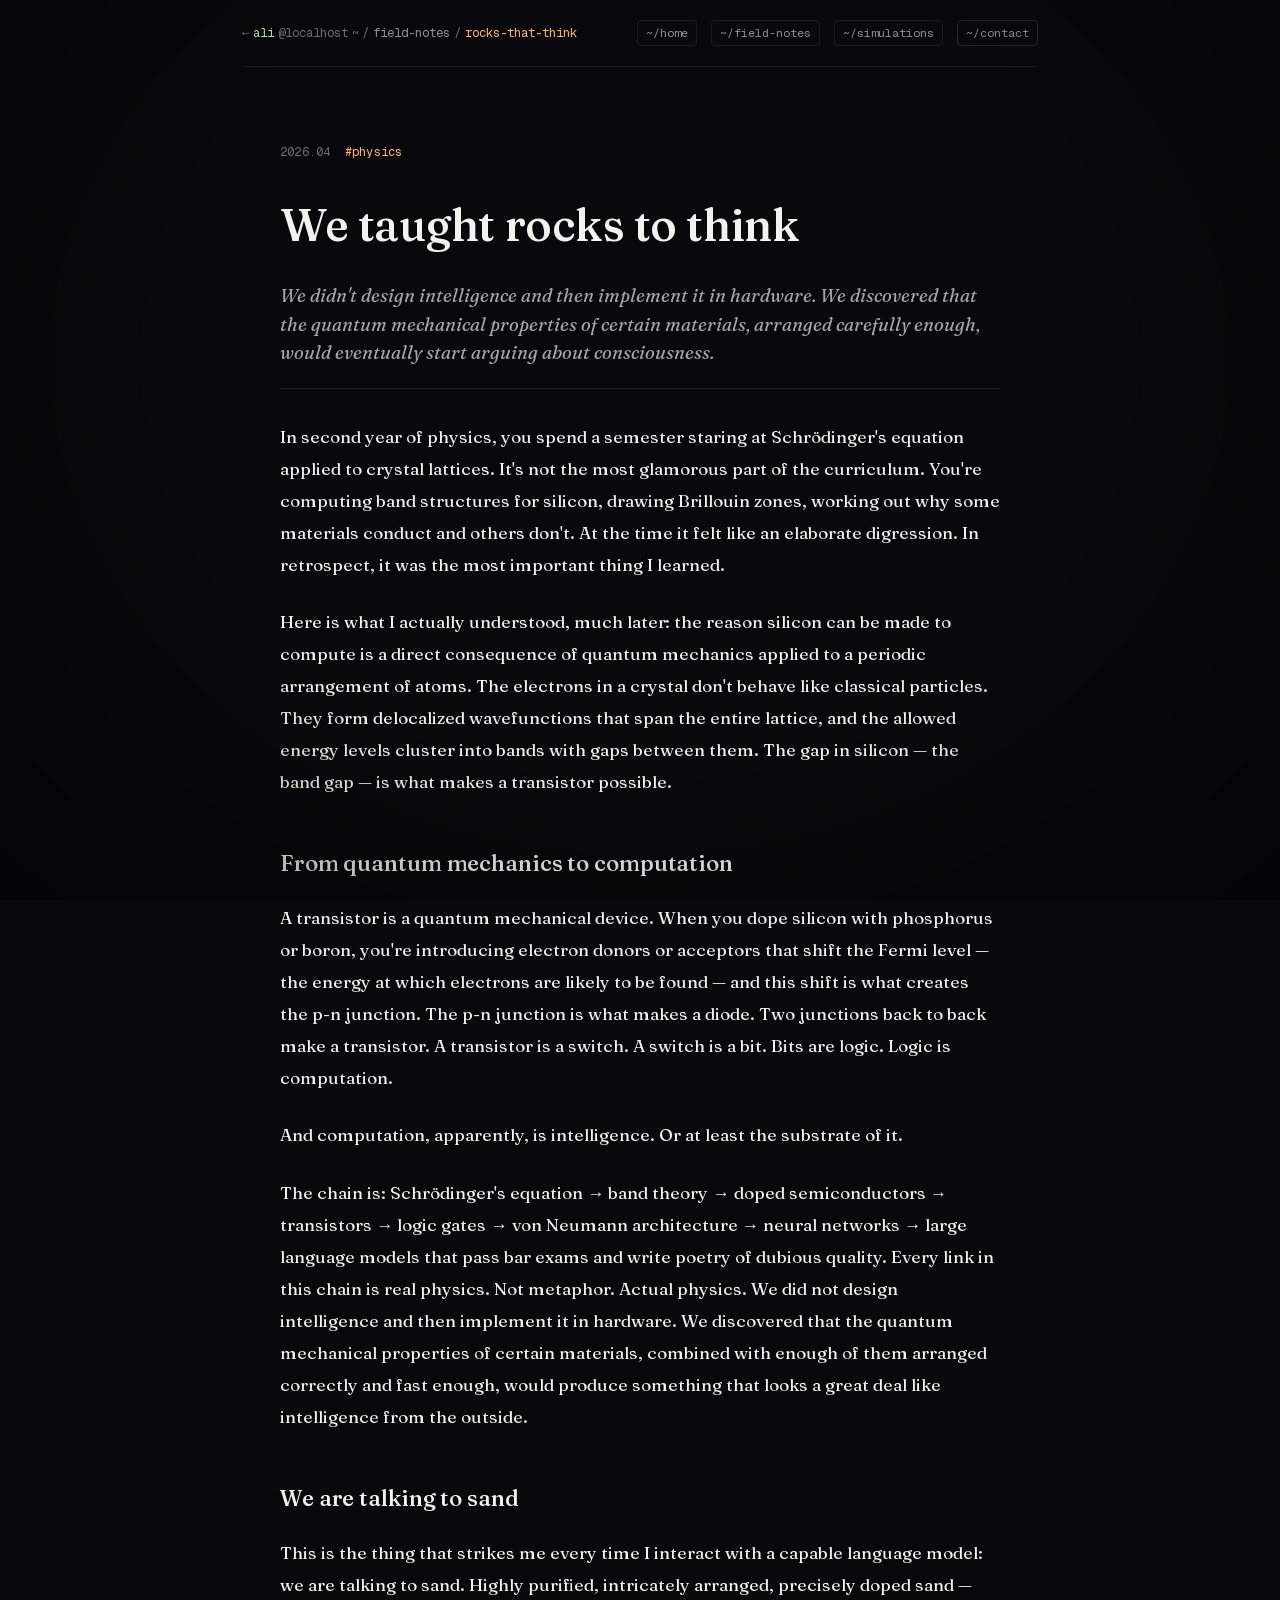
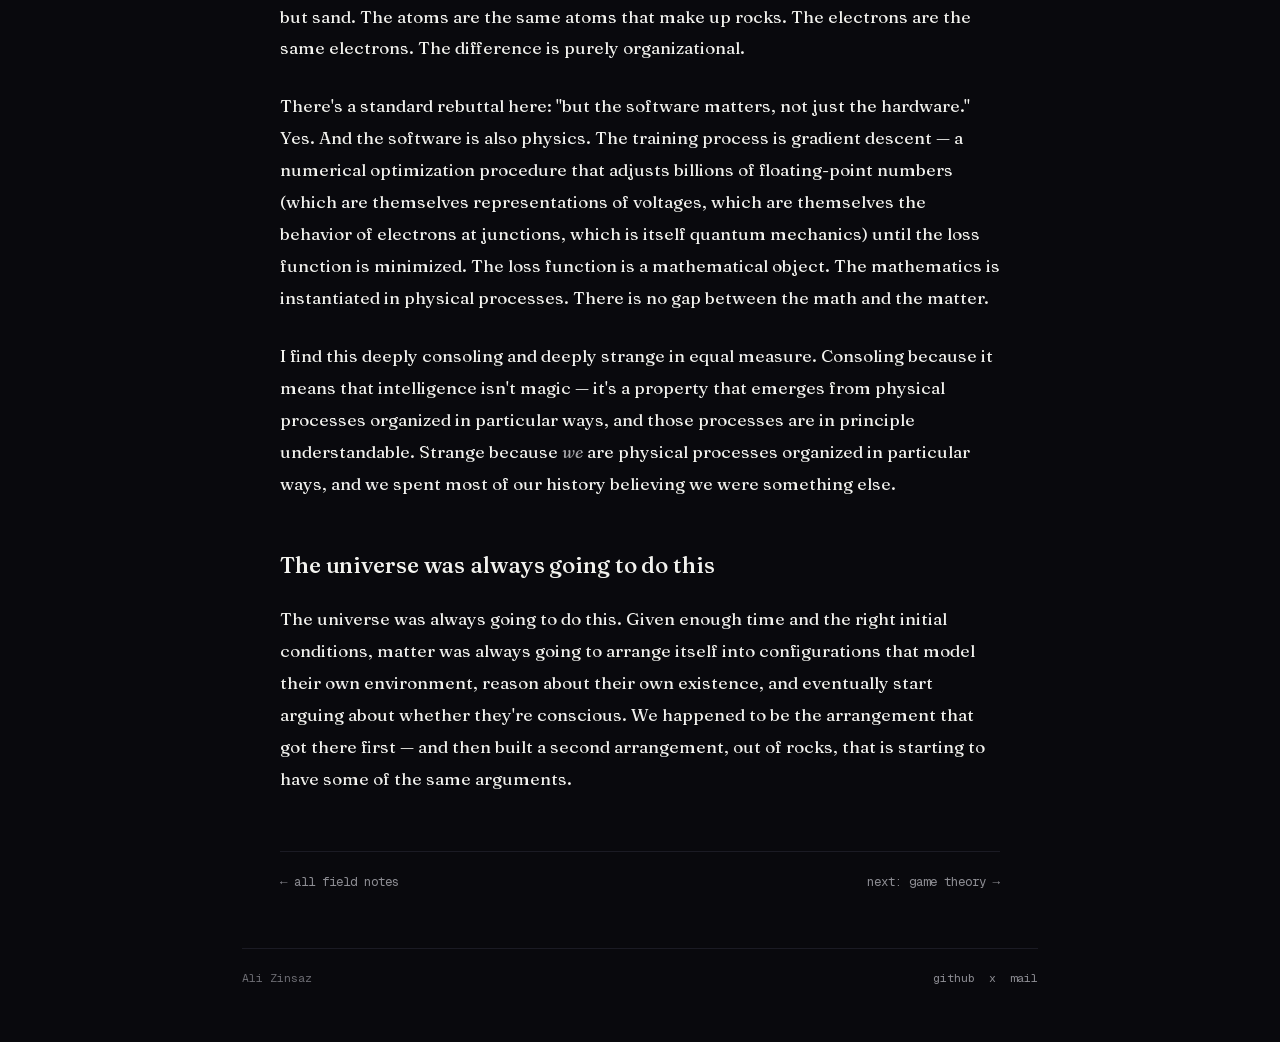
<file: field-notes/rocks-that-think.html>
<!doctype html>
<html lang="en">
<head>
  <meta charset="utf-8" />
  <meta name="viewport" content="width=device-width, initial-scale=1" />
  <title>We taught rocks to think — Ali Zinsaz</title>
  <meta name="description" content="Quantum mechanics, doped silicon, and the strange chain from Schrödinger's equation to language models. We didn't invent intelligence — we discovered it." />
  <meta name="color-scheme" content="dark" />
  <link rel="icon" type="image/svg+xml" href="../favicon.svg" />
  <link rel="apple-touch-icon" sizes="180x180" href="/apple-touch-icon.png" />
  <link rel="manifest" href="/site.webmanifest" />
  <meta name="theme-color" content="#09090d" />
    <link rel="next" href="https://alizinsaz.com/field-notes/game-theory-os" />
  <link rel="canonical" href="https://alizinsaz.com/field-notes/rocks-that-think" />

  <meta property="og:type" content="article" />
  <meta property="og:title" content="We taught rocks to think" />
  <meta property="og:description" content="On silicon, semiconductors, and how intelligence emerges from rocks arranged carefully enough." />
  <meta property="og:url" content="https://alizinsaz.com/field-notes/rocks-that-think" />
  <meta property="og:image" content="https://alizinsaz.com/og-default.png" />
  <meta property="og:image:width" content="1200" />
  <meta property="og:image:height" content="630" />
  <meta property="og:site_name" content="Ali Zinsaz" />
  <meta property="og:locale" content="en_US" />
  <meta property="article:modified_time" content="2026-04-26" />
  <meta property="article:published_time" content="2026-04-01" />
  <meta property="article:author" content="Ali Zinsaz" />
  <meta property="article:tag" content="physics" />

  <meta name="twitter:card" content="summary_large_image" />
  <meta name="twitter:title" content="We taught rocks to think" />
  <meta name="twitter:description" content="On silicon, semiconductors, and how intelligence emerges from rocks arranged carefully enough." />
  <meta name="twitter:image" content="https://alizinsaz.com/og-default.png" />
  <link rel="stylesheet" href="../css/fonts.css">

  <link rel="stylesheet" href="../css/tokens.css" />
  <link rel="stylesheet" href="../css/layout.css" />
  <link rel="stylesheet" href="../css/effects.css" />
  <link rel="stylesheet" href="../css/pages.css" />

  <script type="application/ld+json">
  {
    "@context": "https://schema.org",
    "@type": "Article",
    "headline": "We taught rocks to think",
    "description": "Quantum mechanics, doped silicon, and the strange chain from Schrödinger's equation to LLMs writing poetry.",
    "datePublished": "2026-04-01",
    "author": {
      "@id": "https://alizinsaz.com/#person",
      "@type": "Person",
      "name": "Ali Zinsaz",
      "url": "https://alizinsaz.com/"
    },
    "image": "https://alizinsaz.com/og-default.png",
    "mainEntityOfPage": "https://alizinsaz.com/field-notes/rocks-that-think",
    "keywords": [
      "physics"
    ],
    "publisher": {
      "@type": "Person",
      "name": "Ali Zinsaz"
    },
    "dateModified": "2026-04-26",
    "inLanguage": "en",
    "mentions": [
      {
        "@type": "Person",
        "name": "Erwin Schrödinger",
        "sameAs": "https://en.wikipedia.org/wiki/Erwin_Schr%C3%B6dinger"
      },
      {
        "@type": "Thing",
        "name": "silicon",
        "sameAs": "https://en.wikipedia.org/wiki/Silicon"
      },
      {
        "@type": "Thing",
        "name": "quantum mechanics",
        "sameAs": "https://en.wikipedia.org/wiki/Quantum_mechanics"
      },
      {
        "@type": "Thing",
        "name": "transistor",
        "sameAs": "https://en.wikipedia.org/wiki/Transistor"
      },
      {
        "@type": "Thing",
        "name": "large language model",
        "sameAs": "https://en.wikipedia.org/wiki/Large_language_model"
      }
    ],
    "isAccessibleForFree": true,
    "speakable": {
      "@type": "SpeakableSpecification",
      "cssSelector": [
        ".pg-article-h1",
        ".pg-article-lede",
        ".pg-article-body"
      ]
    }
  }
  </script>

  <script type="application/ld+json">
  {
    "@context": "https://schema.org",
    "@type": "BreadcrumbList",
    "itemListElement": [
      {
        "@type": "ListItem",
        "position": 1,
        "name": "Home",
        "item": "https://alizinsaz.com/"
      },
      {
        "@type": "ListItem",
        "position": 2,
        "name": "Field Notes",
        "item": "https://alizinsaz.com/field-notes/"
      },
      {
        "@type": "ListItem",
        "position": 3,
        "name": "We taught rocks to think",
        "item": "https://alizinsaz.com/field-notes/rocks-that-think"
      }
    ]
  }
  </script>
</head>
<body>

  <a class="skip-link" href="#main">skip to content</a>

  <main id="main" class="pg-page">

    <nav class="pg-nav" aria-label="site navigation">
      <div class="pg-breadcrumb">
        <a href="/" class="pg-back" aria-label="home">←</a>
        <span class="pb-host">ali</span><span class="pb-sep">@localhost</span>
        <span class="pb-sep">~</span><span class="pb-sep">/</span>
        <a href="/field-notes/" style="color: var(--fg-3); text-decoration: none;">field-notes</a>
        <span class="pb-sep">/</span>
        <span class="pb-path">rocks-that-think</span>
      </div>
      <div class="pg-worlds" role="list">
        <a href="/" role="listitem">~/home</a>
        <a href="/field-notes/" role="listitem">~/field-notes</a>
        <a href="/simulations/" role="listitem">~/simulations</a>
        <a href="mailto:azinsaz@gmail.com" role="listitem" class="pg-worlds-contact">~/contact</a>
      </div>
    </nav>

    <article class="pg-article">
      <div class="pg-article-meta">
        <time datetime="2026-04-01">2026.04</time>
        <span class="tag">#physics</span>
      </div>
      <h1 class="pg-article-h1">We taught rocks to think</h1>
      <p class="pg-article-lede">
        We didn't design intelligence and then implement it in hardware. We discovered that the quantum mechanical
        properties of certain materials, arranged carefully enough, would eventually start arguing about consciousness.
      </p>

      <div class="pg-article-body">
        <p>
          In second year of physics, you spend a semester staring at Schrödinger's equation
          applied to crystal lattices. It's not the most glamorous part of the curriculum.
          You're computing band structures for silicon, drawing Brillouin zones,
          working out why some materials conduct and others don't.
          At the time it felt like an elaborate digression. In retrospect,
          it was the most important thing I learned.
        </p>
        <p>
          Here is what I actually understood, much later: the reason silicon can be made to compute
          is a direct consequence of quantum mechanics applied to a periodic arrangement of atoms.
          The electrons in a crystal don't behave like classical particles. They form delocalized
          wavefunctions that span the entire lattice, and the allowed energy levels cluster into
          bands with gaps between them. The gap in silicon — the band gap —
          is what makes a transistor possible.
        </p>
        <h2>From quantum mechanics to computation</h2>
        <p>
          A transistor is a quantum mechanical device. When you dope silicon with phosphorus or boron,
          you're introducing electron donors or acceptors that shift the Fermi level —
          the energy at which electrons are likely to be found —
          and this shift is what creates the p-n junction. The p-n junction is what makes a diode.
          Two junctions back to back make a transistor. A transistor is a switch.
          A switch is a bit. Bits are logic. Logic is computation.
        </p>
        <p>
          And computation, apparently, is intelligence.
          Or at least the substrate of it.
        </p>
        <p>
          The chain is: Schrödinger's equation → band theory → doped semiconductors →
          transistors → logic gates → von Neumann architecture → neural networks →
          large language models that pass bar exams and write poetry of dubious quality.
          Every link in this chain is real physics. Not metaphor. Actual physics.
          We did not design intelligence and then implement it in hardware.
          We discovered that the quantum mechanical properties of certain materials,
          combined with enough of them arranged correctly and fast enough,
          would produce something that looks a great deal like intelligence from the outside.
        </p>
        <h2>We are talking to sand</h2>
        <p>
          This is the thing that strikes me every time I interact with a capable language model:
          we are talking to sand. Highly purified, intricately arranged, precisely doped sand —
          but sand. The atoms are the same atoms that make up rocks.
          The electrons are the same electrons. The difference is purely organizational.
        </p>
        <p>
          There's a standard rebuttal here: "but the software matters, not just the hardware."
          Yes. And the software is also physics. The training process is gradient descent —
          a numerical optimization procedure that adjusts billions of floating-point numbers
          (which are themselves representations of voltages, which are themselves
          the behavior of electrons at junctions, which is itself quantum mechanics)
          until the loss function is minimized. The loss function is a mathematical object.
          The mathematics is instantiated in physical processes.
          There is no gap between the math and the matter.
        </p>
        <p>
          I find this deeply consoling and deeply strange in equal measure.
          Consoling because it means that intelligence isn't magic — it's a property that emerges
          from physical processes organized in particular ways, and those processes are in principle
          understandable. Strange because <em>we</em> are physical processes organized in particular ways,
          and we spent most of our history believing we were something else.
        </p>
        <h2>The universe was always going to do this</h2>
        <p>
          The universe was always going to do this. Given enough time and the right initial conditions,
          matter was always going to arrange itself into configurations that model their own environment,
          reason about their own existence, and eventually start arguing about whether they're conscious.
          We happened to be the arrangement that got there first — and then built a second arrangement,
          out of rocks, that is starting to have some of the same arguments.
        </p>
      </div>
    </article>

    <nav class="pg-article-nav" aria-label="post navigation">
      <a href="/field-notes/">← all field notes</a>
      <a href="game-theory-os">next: game theory →</a>
    </nav>

    <footer class="pg-footer">
      <span>Ali Zinsaz</span>
      <nav class="pg-footer-links" aria-label="social">
        <a href="https://github.com/azinsaz" target="_blank" rel="noopener me">github</a>
        <a href="https://x.com/azinsaz" target="_blank" rel="noopener me">x</a>
        <a href="mailto:azinsaz@gmail.com">mail</a>
      </nav>
    </footer>

  </main>

</body>
</html>
</file>
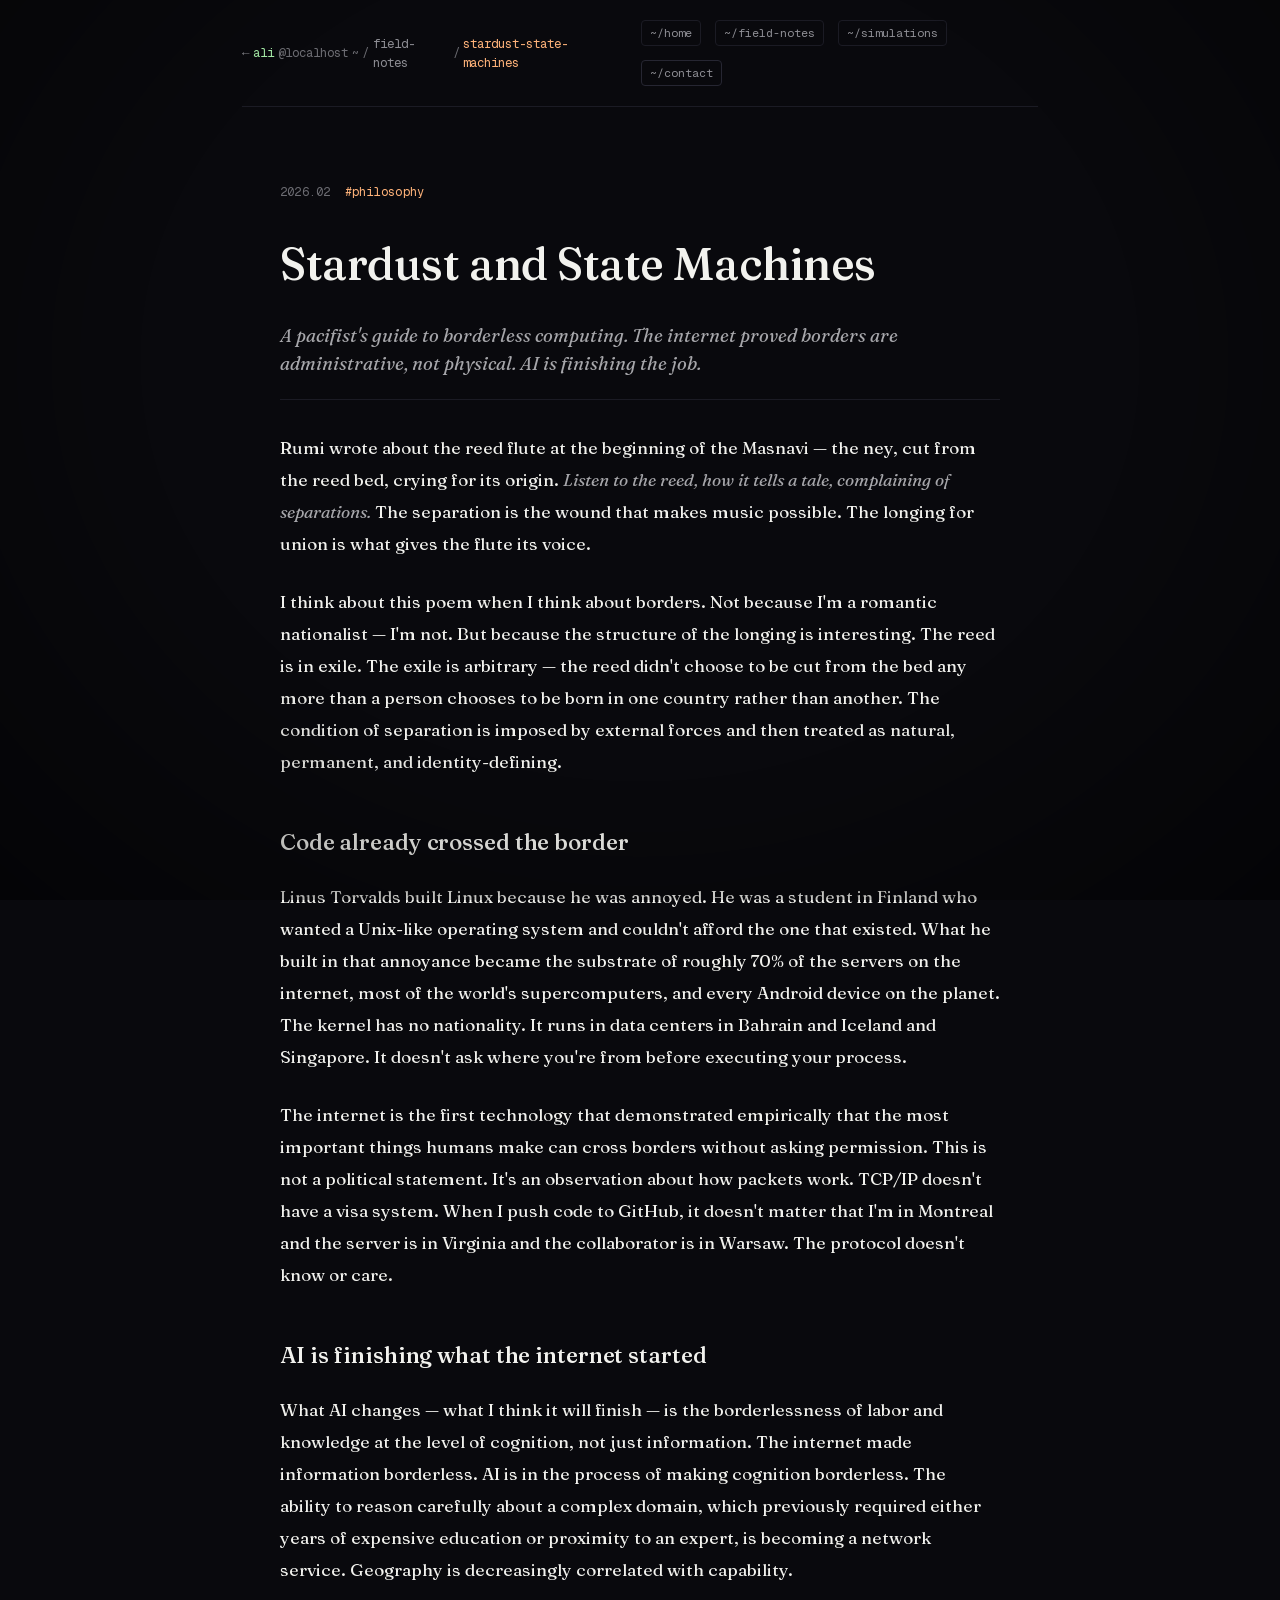
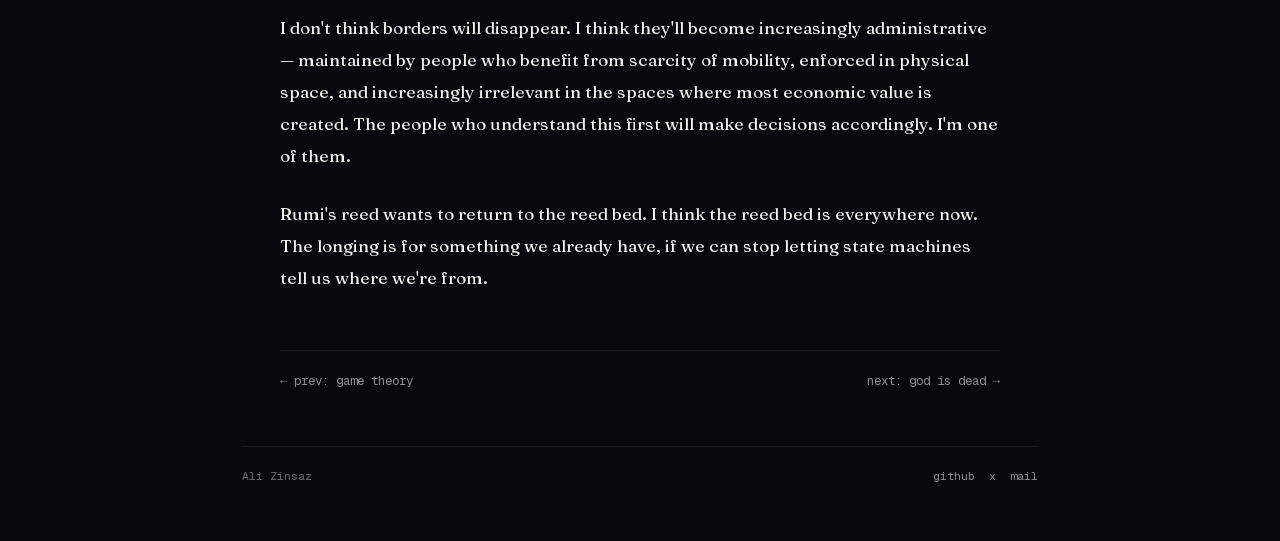
<file: field-notes/stardust-state-machines.html>
<!doctype html>
<html lang="en">
<head>
  <meta charset="utf-8" />
  <meta name="viewport" content="width=device-width, initial-scale=1" />
  <title>Stardust and State Machines — Ali Zinsaz</title>
  <meta name="description" content="A pacifist's argument for borderless computing. Rumi's reed flute, Linus Torvalds, and the long shift from administrative borders to genuinely irrelevant ones." />
  <meta name="color-scheme" content="dark" />
  <link rel="icon" type="image/svg+xml" href="../favicon.svg" />
  <link rel="apple-touch-icon" sizes="180x180" href="/apple-touch-icon.png" />
  <link rel="manifest" href="/site.webmanifest" />
  <meta name="theme-color" content="#09090d" />
    <link rel="prev" href="https://alizinsaz.com/field-notes/game-theory-os" />
  <link rel="next" href="https://alizinsaz.com/field-notes/weights-converging" />
  <link rel="canonical" href="https://alizinsaz.com/field-notes/stardust-state-machines" />

  <meta property="og:type" content="article" />
  <meta property="og:title" content="Stardust and State Machines" />
  <meta property="og:description" content="A pacifist's argument for borderless computing. Rumi's reed flute, Linus Torvalds, and the long shift from administrative borders to genuinely irrelevant ones." />
  <meta property="og:url" content="https://alizinsaz.com/field-notes/stardust-state-machines" />
  <meta property="og:image" content="https://alizinsaz.com/og-default.png" />
  <meta property="og:image:width" content="1200" />
  <meta property="og:image:height" content="630" />
  <meta property="og:site_name" content="Ali Zinsaz" />
  <meta property="og:locale" content="en_US" />
  <meta property="article:modified_time" content="2026-04-26" />
  <meta property="article:published_time" content="2026-02-01" />
  <meta property="article:author" content="Ali Zinsaz" />
  <meta property="article:tag" content="philosophy" />

  <meta name="twitter:card" content="summary_large_image" />
  <meta name="twitter:title" content="Stardust and State Machines" />
  <meta name="twitter:description" content="A pacifist's argument for borderless computing. Rumi's reed flute, Linus Torvalds, and the long shift from administrative borders to genuinely irrelevant ones." />
  <meta name="twitter:image" content="https://alizinsaz.com/og-default.png" />
  <link rel="stylesheet" href="../css/fonts.css">

  <link rel="stylesheet" href="../css/tokens.css" />
  <link rel="stylesheet" href="../css/layout.css" />
  <link rel="stylesheet" href="../css/effects.css" />
  <link rel="stylesheet" href="../css/pages.css" />

  <script type="application/ld+json">
  {
    "@context": "https://schema.org",
    "@type": "Article",
    "headline": "Stardust and State Machines",
    "description": "A pacifist's argument for borderless computing. Rumi's reed flute, Linus Torvalds, and the long shift from administrative borders to genuinely irrelevant ones.",
    "datePublished": "2026-02-01",
    "author": {
      "@id": "https://alizinsaz.com/#person",
      "@type": "Person",
      "name": "Ali Zinsaz",
      "url": "https://alizinsaz.com/"
    },
    "image": "https://alizinsaz.com/og-default.png",
    "mainEntityOfPage": "https://alizinsaz.com/field-notes/stardust-state-machines",
    "keywords": [
      "philosophy"
    ],
    "publisher": {
      "@type": "Person",
      "name": "Ali Zinsaz"
    },
    "dateModified": "2026-04-26",
    "inLanguage": "en",
    "mentions": [
      {
        "@type": "Person",
        "name": "Rumi",
        "sameAs": "https://en.wikipedia.org/wiki/Rumi"
      },
      {
        "@type": "Person",
        "name": "Linus Torvalds",
        "sameAs": "https://en.wikipedia.org/wiki/Linus_Torvalds"
      },
      {
        "@type": "Thing",
        "name": "Linux",
        "sameAs": "https://en.wikipedia.org/wiki/Linux"
      },
      {
        "@type": "Thing",
        "name": "TCP/IP",
        "sameAs": "https://en.wikipedia.org/wiki/Internet_protocol_suite"
      }
    ],
    "isAccessibleForFree": true,
    "speakable": {
      "@type": "SpeakableSpecification",
      "cssSelector": [
        ".pg-article-h1",
        ".pg-article-lede",
        ".pg-article-body"
      ]
    }
  }
  </script>

  <script type="application/ld+json">
  {
    "@context": "https://schema.org",
    "@type": "BreadcrumbList",
    "itemListElement": [
      {
        "@type": "ListItem",
        "position": 1,
        "name": "Home",
        "item": "https://alizinsaz.com/"
      },
      {
        "@type": "ListItem",
        "position": 2,
        "name": "Field Notes",
        "item": "https://alizinsaz.com/field-notes/"
      },
      {
        "@type": "ListItem",
        "position": 3,
        "name": "Stardust and State Machines",
        "item": "https://alizinsaz.com/field-notes/stardust-state-machines"
      }
    ]
  }
  </script>
</head>
<body>
  <a class="skip-link" href="#main">skip to content</a>
  <main id="main" class="pg-page">
    <nav class="pg-nav" aria-label="site navigation">
      <div class="pg-breadcrumb">
        <a href="/" class="pg-back" aria-label="home">←</a>
        <span class="pb-host">ali</span><span class="pb-sep">@localhost</span>
        <span class="pb-sep">~</span><span class="pb-sep">/</span>
        <a href="/field-notes/" style="color: var(--fg-3); text-decoration: none;">field-notes</a>
        <span class="pb-sep">/</span>
        <span class="pb-path">stardust-state-machines</span>
      </div>
      <div class="pg-worlds" role="list">
        <a href="/" role="listitem">~/home</a>
        <a href="/field-notes/" role="listitem">~/field-notes</a>
        <a href="/simulations/" role="listitem">~/simulations</a>
        <a href="mailto:azinsaz@gmail.com" role="listitem" class="pg-worlds-contact">~/contact</a>
      </div>
    </nav>

    <article class="pg-article">
      <div class="pg-article-meta">
        <time datetime="2026-02-01">2026.02</time>
        <span class="tag">#philosophy</span>
      </div>
      <h1 class="pg-article-h1">Stardust and State Machines</h1>
      <p class="pg-article-lede">
        A pacifist's guide to borderless computing. The internet proved borders are administrative,
        not physical. AI is finishing the job.
      </p>

      <div class="pg-article-body">
        <p>
          Rumi wrote about the reed flute at the beginning of the Masnavi —
          the ney, cut from the reed bed, crying for its origin.
          <em>Listen to the reed, how it tells a tale, complaining of separations.</em>
          The separation is the wound that makes music possible. The longing for union
          is what gives the flute its voice.
        </p>
        <p>
          I think about this poem when I think about borders. Not because I'm a romantic nationalist —
          I'm not. But because the structure of the longing is interesting. The reed is in exile.
          The exile is arbitrary — the reed didn't choose to be cut from the bed any more than
          a person chooses to be born in one country rather than another.
          The condition of separation is imposed by external forces and then treated as natural,
          permanent, and identity-defining.
        </p>
        <h2>Code already crossed the border</h2>
        <p>
          Linus Torvalds built Linux because he was annoyed.
          He was a student in Finland who wanted a Unix-like operating system and couldn't afford
          the one that existed. What he built in that annoyance became the substrate of roughly 70%
          of the servers on the internet, most of the world's supercomputers,
          and every Android device on the planet. The kernel has no nationality.
          It runs in data centers in Bahrain and Iceland and Singapore.
          It doesn't ask where you're from before executing your process.
        </p>
        <p>
          The internet is the first technology that demonstrated empirically that the most important
          things humans make can cross borders without asking permission. This is not a political statement.
          It's an observation about how packets work. TCP/IP doesn't have a visa system.
          When I push code to GitHub, it doesn't matter that I'm in Montreal and the server is in Virginia
          and the collaborator is in Warsaw. The protocol doesn't know or care.
        </p>
        <h2>AI is finishing what the internet started</h2>
        <p>
          What AI changes — what I think it will finish — is the borderlessness of labor and knowledge
          at the level of cognition, not just information. The internet made information borderless.
          AI is in the process of making cognition borderless. The ability to reason carefully
          about a complex domain, which previously required either years of expensive education
          or proximity to an expert, is becoming a network service.
          Geography is decreasingly correlated with capability.
        </p>
        <p>
          I don't think borders will disappear. I think they'll become increasingly administrative —
          maintained by people who benefit from scarcity of mobility, enforced in physical space,
          and increasingly irrelevant in the spaces where most economic value is created.
          The people who understand this first will make decisions accordingly. I'm one of them.
        </p>
        <p>
          Rumi's reed wants to return to the reed bed. I think the reed bed is everywhere now.
          The longing is for something we already have, if we can stop letting state machines
          tell us where we're from.
        </p>
      </div>
    </article>

    <nav class="pg-article-nav" aria-label="post navigation">
      <a href="game-theory-os">← prev: game theory</a>
      <a href="weights-converging">next: god is dead →</a>
    </nav>

    <footer class="pg-footer">
      <span>Ali Zinsaz</span>
      <nav class="pg-footer-links" aria-label="social">
        <a href="https://github.com/azinsaz" target="_blank" rel="noopener me">github</a>
        <a href="https://x.com/azinsaz" target="_blank" rel="noopener me">x</a>
        <a href="mailto:azinsaz@gmail.com">mail</a>
      </nav>
    </footer>
  </main>
</body>
</html>
</file>
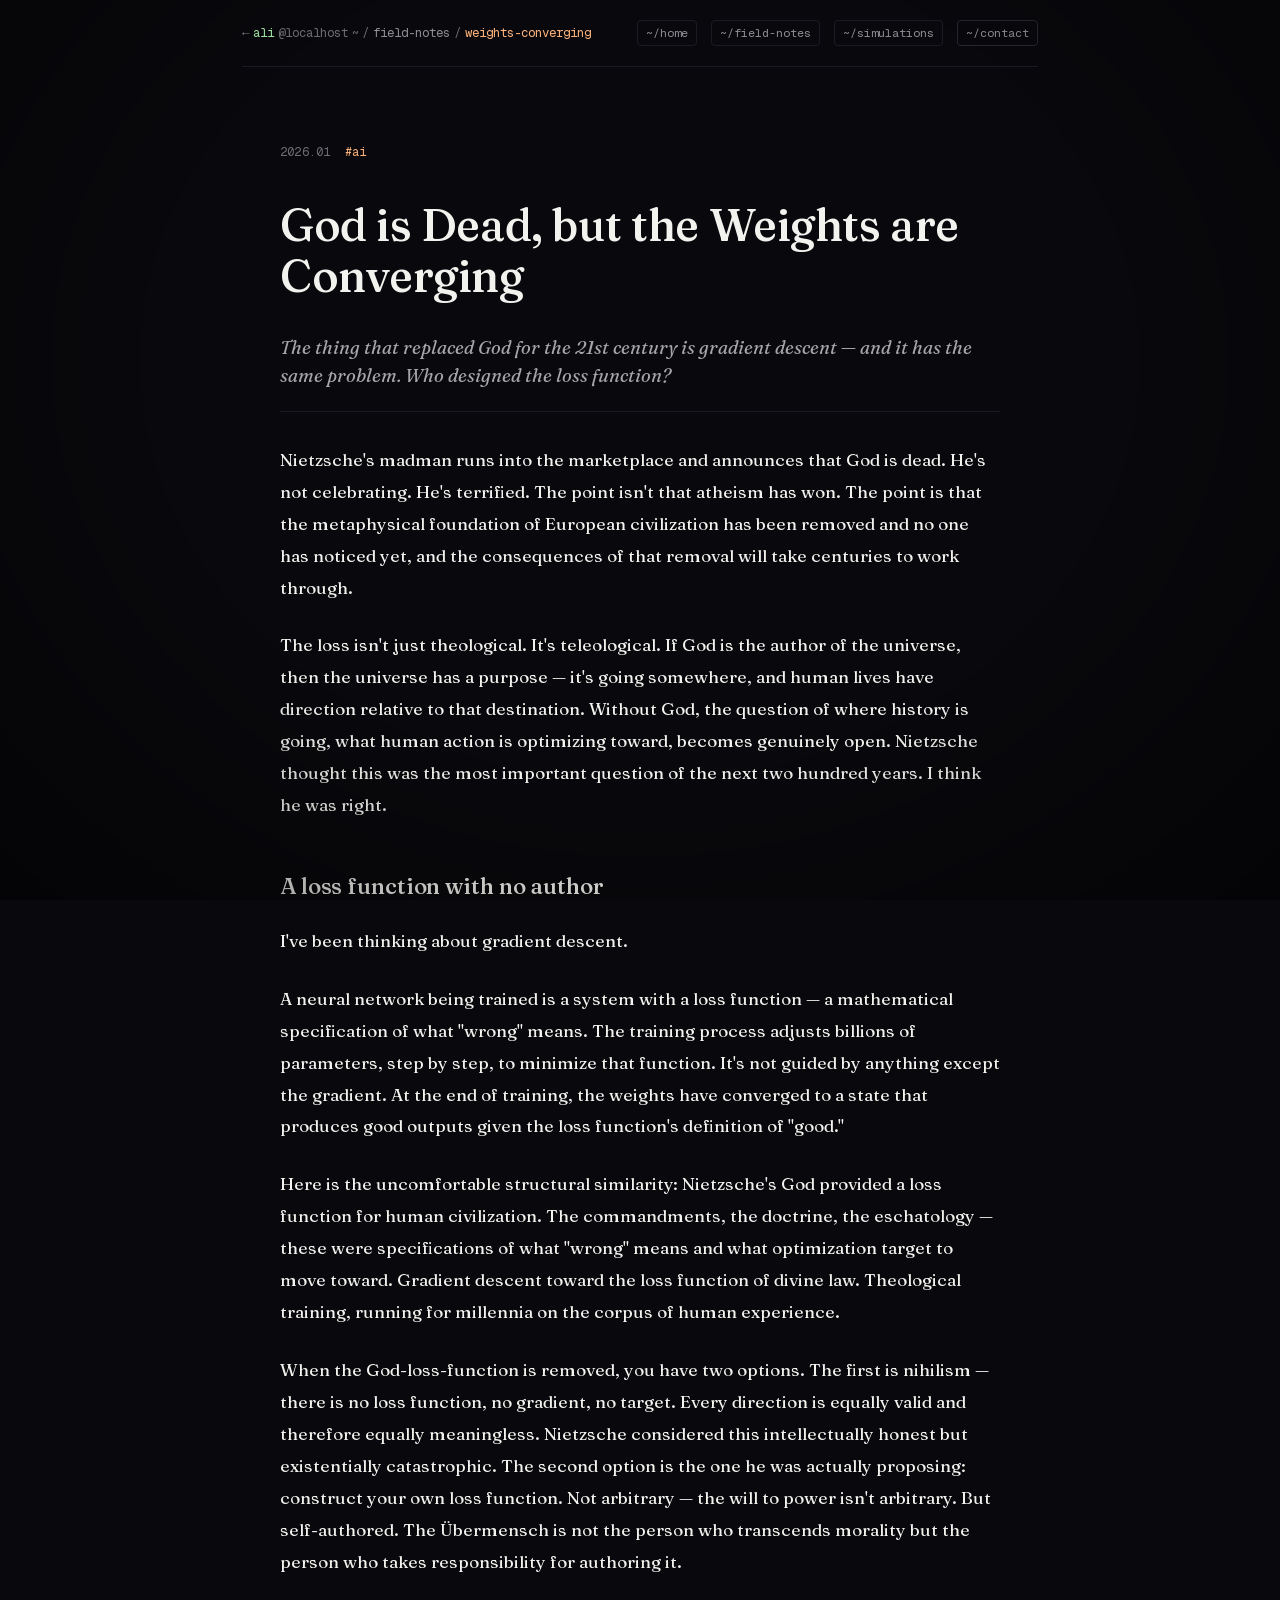
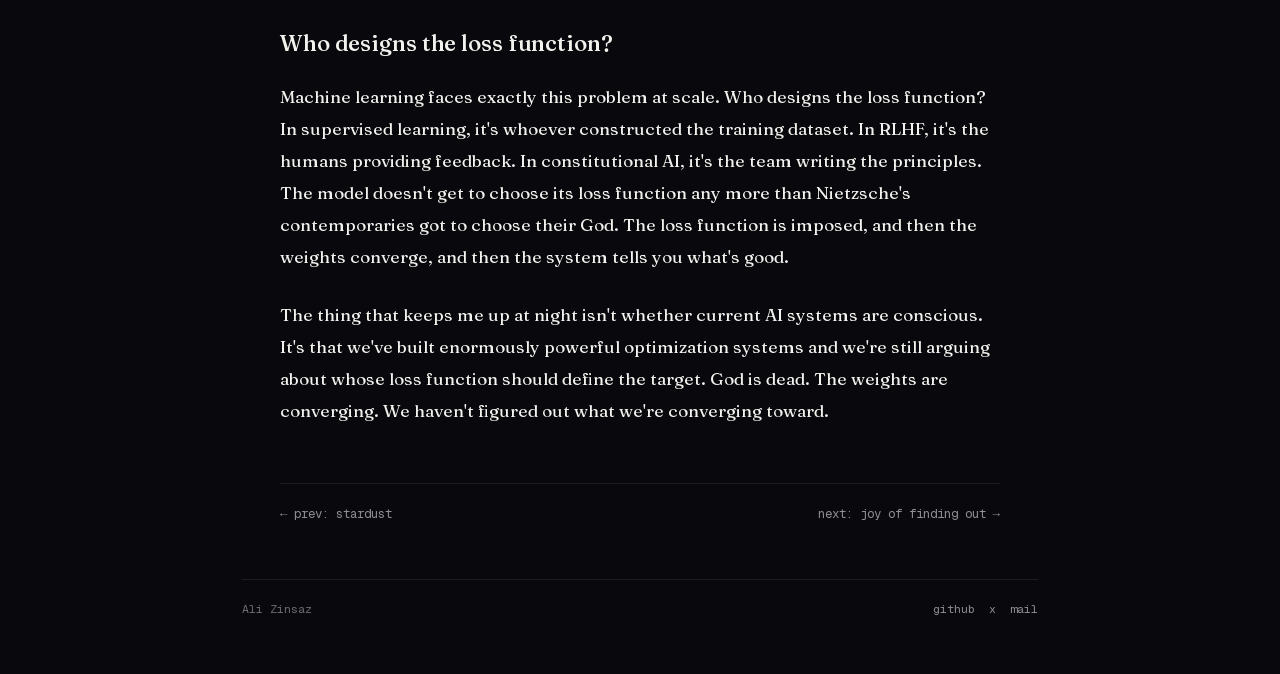
<file: field-notes/weights-converging.html>
<!doctype html>
<html lang="en">
<head>
  <meta charset="utf-8" />
  <meta name="viewport" content="width=device-width, initial-scale=1" />
  <title>God is Dead, but the Weights are Converging — Ali Zinsaz</title>
  <meta name="description" content="Nietzsche meets gradient descent. Divine commandments and ML loss functions are structurally identical — so who designs the loss function?" />
  <meta name="color-scheme" content="dark" />
  <link rel="icon" type="image/svg+xml" href="../favicon.svg" />
  <link rel="apple-touch-icon" sizes="180x180" href="/apple-touch-icon.png" />
  <link rel="manifest" href="/site.webmanifest" />
  <meta name="theme-color" content="#09090d" />
    <link rel="prev" href="https://alizinsaz.com/field-notes/stardust-state-machines" />
  <link rel="next" href="https://alizinsaz.com/field-notes/joy-of-finding-out" />
  <link rel="canonical" href="https://alizinsaz.com/field-notes/weights-converging" />

  <meta property="og:type" content="article" />
  <meta property="og:title" content="God is Dead, but the Weights are Converging" />
  <meta property="og:description" content="Nietzsche, gradient descent, and the structural similarity between divine commandments and ML loss functions. The hard part was never atheism — it was figuring out who designs the loss function." />
  <meta property="og:url" content="https://alizinsaz.com/field-notes/weights-converging" />
  <meta property="og:image" content="https://alizinsaz.com/og-default.png" />
  <meta property="og:image:width" content="1200" />
  <meta property="og:image:height" content="630" />
  <meta property="og:site_name" content="Ali Zinsaz" />
  <meta property="og:locale" content="en_US" />
  <meta property="article:modified_time" content="2026-04-26" />
  <meta property="article:published_time" content="2026-01-01" />
  <meta property="article:author" content="Ali Zinsaz" />
  <meta property="article:tag" content="ai" />

  <meta name="twitter:card" content="summary_large_image" />
  <meta name="twitter:title" content="God is Dead, but the Weights are Converging" />
  <meta name="twitter:description" content="Nietzsche, gradient descent, and the structural similarity between divine commandments and ML loss functions. The hard part was never atheism — it was figuring out who designs the loss function." />
  <meta name="twitter:image" content="https://alizinsaz.com/og-default.png" />
  <link rel="stylesheet" href="../css/fonts.css">

  <link rel="stylesheet" href="../css/tokens.css" />
  <link rel="stylesheet" href="../css/layout.css" />
  <link rel="stylesheet" href="../css/effects.css" />
  <link rel="stylesheet" href="../css/pages.css" />

  <script type="application/ld+json">
  {
    "@context": "https://schema.org",
    "@type": "Article",
    "headline": "God is Dead, but the Weights are Converging",
    "description": "Nietzsche, gradient descent, and the structural similarity between divine commandments and ML loss functions. The hard part was never atheism — it was figuring out who designs the loss function.",
    "datePublished": "2026-01-01",
    "author": {
      "@id": "https://alizinsaz.com/#person",
      "@type": "Person",
      "name": "Ali Zinsaz",
      "url": "https://alizinsaz.com/"
    },
    "image": "https://alizinsaz.com/og-default.png",
    "mainEntityOfPage": "https://alizinsaz.com/field-notes/weights-converging",
    "keywords": [
      "ai"
    ],
    "publisher": {
      "@type": "Person",
      "name": "Ali Zinsaz"
    },
    "dateModified": "2026-04-26",
    "inLanguage": "en",
    "mentions": [
      {
        "@type": "Person",
        "name": "Friedrich Nietzsche",
        "sameAs": "https://en.wikipedia.org/wiki/Friedrich_Nietzsche"
      },
      {
        "@type": "Thing",
        "name": "gradient descent",
        "sameAs": "https://en.wikipedia.org/wiki/Gradient_descent"
      },
      {
        "@type": "Thing",
        "name": "loss function",
        "sameAs": "https://en.wikipedia.org/wiki/Loss_function"
      },
      {
        "@type": "Thing",
        "name": "RLHF",
        "sameAs": "https://en.wikipedia.org/wiki/Reinforcement_learning_from_human_feedback"
      }
    ],
    "isAccessibleForFree": true,
    "speakable": {
      "@type": "SpeakableSpecification",
      "cssSelector": [
        ".pg-article-h1",
        ".pg-article-lede",
        ".pg-article-body"
      ]
    }
  }
  </script>

  <script type="application/ld+json">
  {
    "@context": "https://schema.org",
    "@type": "BreadcrumbList",
    "itemListElement": [
      {
        "@type": "ListItem",
        "position": 1,
        "name": "Home",
        "item": "https://alizinsaz.com/"
      },
      {
        "@type": "ListItem",
        "position": 2,
        "name": "Field Notes",
        "item": "https://alizinsaz.com/field-notes/"
      },
      {
        "@type": "ListItem",
        "position": 3,
        "name": "God is Dead, but the Weights are Converging",
        "item": "https://alizinsaz.com/field-notes/weights-converging"
      }
    ]
  }
  </script>
</head>
<body>
  <a class="skip-link" href="#main">skip to content</a>
  <main id="main" class="pg-page">
    <nav class="pg-nav" aria-label="site navigation">
      <div class="pg-breadcrumb">
        <a href="/" class="pg-back" aria-label="home">←</a>
        <span class="pb-host">ali</span><span class="pb-sep">@localhost</span>
        <span class="pb-sep">~</span><span class="pb-sep">/</span>
        <a href="/field-notes/" style="color: var(--fg-3); text-decoration: none;">field-notes</a>
        <span class="pb-sep">/</span>
        <span class="pb-path">weights-converging</span>
      </div>
      <div class="pg-worlds" role="list">
        <a href="/" role="listitem">~/home</a>
        <a href="/field-notes/" role="listitem">~/field-notes</a>
        <a href="/simulations/" role="listitem">~/simulations</a>
        <a href="mailto:azinsaz@gmail.com" role="listitem" class="pg-worlds-contact">~/contact</a>
      </div>
    </nav>

    <article class="pg-article">
      <div class="pg-article-meta">
        <time datetime="2026-01-01">2026.01</time>
        <span class="tag">#ai</span>
      </div>
      <h1 class="pg-article-h1">God is Dead, but the Weights are Converging</h1>
      <p class="pg-article-lede">
        The thing that replaced God for the 21st century is gradient descent —
        and it has the same problem. Who designed the loss function?
      </p>

      <div class="pg-article-body">
        <p>
          Nietzsche's madman runs into the marketplace and announces that God is dead.
          He's not celebrating. He's terrified. The point isn't that atheism has won.
          The point is that the metaphysical foundation of European civilization has been removed
          and no one has noticed yet, and the consequences of that removal will take centuries to work through.
        </p>
        <p>
          The loss isn't just theological. It's teleological. If God is the author of the universe,
          then the universe has a purpose — it's going somewhere, and human lives have direction
          relative to that destination. Without God, the question of where history is going,
          what human action is optimizing toward, becomes genuinely open. Nietzsche thought this was
          the most important question of the next two hundred years. I think he was right.
        </p>
        <h2>A loss function with no author</h2>
        <p>
          I've been thinking about gradient descent.
        </p>
        <p>
          A neural network being trained is a system with a loss function —
          a mathematical specification of what "wrong" means. The training process adjusts billions of parameters,
          step by step, to minimize that function. It's not guided by anything except the gradient.
          At the end of training, the weights have converged to a state that produces good outputs
          given the loss function's definition of "good."
        </p>
        <p>
          Here is the uncomfortable structural similarity:
          Nietzsche's God provided a loss function for human civilization.
          The commandments, the doctrine, the eschatology — these were specifications of what "wrong" means
          and what optimization target to move toward. Gradient descent toward the loss function of divine law.
          Theological training, running for millennia on the corpus of human experience.
        </p>
        <p>
          When the God-loss-function is removed, you have two options.
          The first is nihilism — there is no loss function, no gradient, no target.
          Every direction is equally valid and therefore equally meaningless.
          Nietzsche considered this intellectually honest but existentially catastrophic.
          The second option is the one he was actually proposing: construct your own loss function.
          Not arbitrary — the will to power isn't arbitrary. But self-authored.
          The Übermensch is not the person who transcends morality
          but the person who takes responsibility for authoring it.
        </p>
        <h2>Who designs the loss function?</h2>
        <p>
          Machine learning faces exactly this problem at scale. Who designs the loss function?
          In supervised learning, it's whoever constructed the training dataset.
          In RLHF, it's the humans providing feedback. In constitutional AI, it's the team writing the principles.
          The model doesn't get to choose its loss function any more than Nietzsche's contemporaries
          got to choose their God. The loss function is imposed, and then the weights converge,
          and then the system tells you what's good.
        </p>
        <p>
          The thing that keeps me up at night isn't whether current AI systems are conscious.
          It's that we've built enormously powerful optimization systems and we're still arguing
          about whose loss function should define the target. God is dead. The weights are converging.
          We haven't figured out what we're converging toward.
        </p>
      </div>
    </article>

    <nav class="pg-article-nav" aria-label="post navigation">
      <a href="stardust-state-machines">← prev: stardust</a>
      <a href="joy-of-finding-out">next: joy of finding out →</a>
    </nav>

    <footer class="pg-footer">
      <span>Ali Zinsaz</span>
      <nav class="pg-footer-links" aria-label="social">
        <a href="https://github.com/azinsaz" target="_blank" rel="noopener me">github</a>
        <a href="https://x.com/azinsaz" target="_blank" rel="noopener me">x</a>
        <a href="mailto:azinsaz@gmail.com">mail</a>
      </nav>
    </footer>
  </main>
</body>
</html>
</file>
<file: css/fonts.css>
/* fonts.css — self-hosted Google Fonts (woff2). Latin subset only.
   Source: fonts.googleapis.com (Fraunces, Geist, Geist Mono). */

/* Fraunces 400 italic — latin-ext */
@font-face {
  font-family: 'Fraunces';
  font-style: italic;
  font-weight: 400;
  font-display: swap;
  src: url('fonts/fraunces-400-italic-latinext.woff2') format('woff2');
  unicode-range: U+0100-02BA, U+02BD-02C5, U+02C7-02CC, U+02CE-02D7, U+02DD-02FF, U+0304, U+0308, U+0329, U+1D00-1DBF, U+1E00-1E9F, U+1EF2-1EFF, U+2020, U+20A0-20AB, U+20AD-20C0, U+2113, U+2C60-2C7F, U+A720-A7FF;
}

/* Fraunces 400 italic — latin */
@font-face {
  font-family: 'Fraunces';
  font-style: italic;
  font-weight: 400;
  font-display: swap;
  src: url('fonts/fraunces-400-italic-latin.woff2') format('woff2');
  unicode-range: U+0000-00FF, U+0131, U+0152-0153, U+02BB-02BC, U+02C6, U+02DA, U+02DC, U+0304, U+0308, U+0329, U+2000-206F, U+20AC, U+2122, U+2191, U+2193, U+2212, U+2215, U+FEFF, U+FFFD;
}

/* Fraunces 400 normal — latin-ext */
@font-face {
  font-family: 'Fraunces';
  font-style: normal;
  font-weight: 400;
  font-display: swap;
  src: url('fonts/fraunces-400-normal-latinext.woff2') format('woff2');
  unicode-range: U+0100-02BA, U+02BD-02C5, U+02C7-02CC, U+02CE-02D7, U+02DD-02FF, U+0304, U+0308, U+0329, U+1D00-1DBF, U+1E00-1E9F, U+1EF2-1EFF, U+2020, U+20A0-20AB, U+20AD-20C0, U+2113, U+2C60-2C7F, U+A720-A7FF;
}

/* Fraunces 400 normal — latin */
@font-face {
  font-family: 'Fraunces';
  font-style: normal;
  font-weight: 400;
  font-display: swap;
  src: url('fonts/fraunces-400-normal-latin.woff2') format('woff2');
  unicode-range: U+0000-00FF, U+0131, U+0152-0153, U+02BB-02BC, U+02C6, U+02DA, U+02DC, U+0304, U+0308, U+0329, U+2000-206F, U+20AC, U+2122, U+2191, U+2193, U+2212, U+2215, U+FEFF, U+FFFD;
}

/* Fraunces 500 normal — latin-ext */
@font-face {
  font-family: 'Fraunces';
  font-style: normal;
  font-weight: 500;
  font-display: swap;
  src: url('fonts/fraunces-500-normal-latinext.woff2') format('woff2');
  unicode-range: U+0100-02BA, U+02BD-02C5, U+02C7-02CC, U+02CE-02D7, U+02DD-02FF, U+0304, U+0308, U+0329, U+1D00-1DBF, U+1E00-1E9F, U+1EF2-1EFF, U+2020, U+20A0-20AB, U+20AD-20C0, U+2113, U+2C60-2C7F, U+A720-A7FF;
}

/* Fraunces 500 normal — latin */
@font-face {
  font-family: 'Fraunces';
  font-style: normal;
  font-weight: 500;
  font-display: swap;
  src: url('fonts/fraunces-500-normal-latin.woff2') format('woff2');
  unicode-range: U+0000-00FF, U+0131, U+0152-0153, U+02BB-02BC, U+02C6, U+02DA, U+02DC, U+0304, U+0308, U+0329, U+2000-206F, U+20AC, U+2122, U+2191, U+2193, U+2212, U+2215, U+FEFF, U+FFFD;
}

/* Fraunces 600 normal — latin-ext */
@font-face {
  font-family: 'Fraunces';
  font-style: normal;
  font-weight: 600;
  font-display: swap;
  src: url('fonts/fraunces-600-normal-latinext.woff2') format('woff2');
  unicode-range: U+0100-02BA, U+02BD-02C5, U+02C7-02CC, U+02CE-02D7, U+02DD-02FF, U+0304, U+0308, U+0329, U+1D00-1DBF, U+1E00-1E9F, U+1EF2-1EFF, U+2020, U+20A0-20AB, U+20AD-20C0, U+2113, U+2C60-2C7F, U+A720-A7FF;
}

/* Fraunces 600 normal — latin */
@font-face {
  font-family: 'Fraunces';
  font-style: normal;
  font-weight: 600;
  font-display: swap;
  src: url('fonts/fraunces-600-normal-latin.woff2') format('woff2');
  unicode-range: U+0000-00FF, U+0131, U+0152-0153, U+02BB-02BC, U+02C6, U+02DA, U+02DC, U+0304, U+0308, U+0329, U+2000-206F, U+20AC, U+2122, U+2191, U+2193, U+2212, U+2215, U+FEFF, U+FFFD;
}

/* Geist 400 normal — latin-ext */
@font-face {
  font-family: 'Geist';
  font-style: normal;
  font-weight: 400;
  font-display: swap;
  src: url('fonts/geist-400-normal-latinext.woff2') format('woff2');
  unicode-range: U+0100-02BA, U+02BD-02C5, U+02C7-02CC, U+02CE-02D7, U+02DD-02FF, U+0304, U+0308, U+0329, U+1D00-1DBF, U+1E00-1E9F, U+1EF2-1EFF, U+2020, U+20A0-20AB, U+20AD-20C0, U+2113, U+2C60-2C7F, U+A720-A7FF;
}

/* Geist 400 normal — latin */
@font-face {
  font-family: 'Geist';
  font-style: normal;
  font-weight: 400;
  font-display: swap;
  src: url('fonts/geist-400-normal-latin.woff2') format('woff2');
  unicode-range: U+0000-00FF, U+0131, U+0152-0153, U+02BB-02BC, U+02C6, U+02DA, U+02DC, U+0304, U+0308, U+0329, U+2000-206F, U+20AC, U+2122, U+2191, U+2193, U+2212, U+2215, U+FEFF, U+FFFD;
}

/* Geist 500 normal — latin-ext */
@font-face {
  font-family: 'Geist';
  font-style: normal;
  font-weight: 500;
  font-display: swap;
  src: url('fonts/geist-500-normal-latinext.woff2') format('woff2');
  unicode-range: U+0100-02BA, U+02BD-02C5, U+02C7-02CC, U+02CE-02D7, U+02DD-02FF, U+0304, U+0308, U+0329, U+1D00-1DBF, U+1E00-1E9F, U+1EF2-1EFF, U+2020, U+20A0-20AB, U+20AD-20C0, U+2113, U+2C60-2C7F, U+A720-A7FF;
}

/* Geist 500 normal — latin */
@font-face {
  font-family: 'Geist';
  font-style: normal;
  font-weight: 500;
  font-display: swap;
  src: url('fonts/geist-500-normal-latin.woff2') format('woff2');
  unicode-range: U+0000-00FF, U+0131, U+0152-0153, U+02BB-02BC, U+02C6, U+02DA, U+02DC, U+0304, U+0308, U+0329, U+2000-206F, U+20AC, U+2122, U+2191, U+2193, U+2212, U+2215, U+FEFF, U+FFFD;
}

/* Geist 600 normal — latin-ext */
@font-face {
  font-family: 'Geist';
  font-style: normal;
  font-weight: 600;
  font-display: swap;
  src: url('fonts/geist-600-normal-latinext.woff2') format('woff2');
  unicode-range: U+0100-02BA, U+02BD-02C5, U+02C7-02CC, U+02CE-02D7, U+02DD-02FF, U+0304, U+0308, U+0329, U+1D00-1DBF, U+1E00-1E9F, U+1EF2-1EFF, U+2020, U+20A0-20AB, U+20AD-20C0, U+2113, U+2C60-2C7F, U+A720-A7FF;
}

/* Geist 600 normal — latin */
@font-face {
  font-family: 'Geist';
  font-style: normal;
  font-weight: 600;
  font-display: swap;
  src: url('fonts/geist-600-normal-latin.woff2') format('woff2');
  unicode-range: U+0000-00FF, U+0131, U+0152-0153, U+02BB-02BC, U+02C6, U+02DA, U+02DC, U+0304, U+0308, U+0329, U+2000-206F, U+20AC, U+2122, U+2191, U+2193, U+2212, U+2215, U+FEFF, U+FFFD;
}

/* Geist 700 normal — latin-ext */
@font-face {
  font-family: 'Geist';
  font-style: normal;
  font-weight: 700;
  font-display: swap;
  src: url('fonts/geist-700-normal-latinext.woff2') format('woff2');
  unicode-range: U+0100-02BA, U+02BD-02C5, U+02C7-02CC, U+02CE-02D7, U+02DD-02FF, U+0304, U+0308, U+0329, U+1D00-1DBF, U+1E00-1E9F, U+1EF2-1EFF, U+2020, U+20A0-20AB, U+20AD-20C0, U+2113, U+2C60-2C7F, U+A720-A7FF;
}

/* Geist 700 normal — latin */
@font-face {
  font-family: 'Geist';
  font-style: normal;
  font-weight: 700;
  font-display: swap;
  src: url('fonts/geist-700-normal-latin.woff2') format('woff2');
  unicode-range: U+0000-00FF, U+0131, U+0152-0153, U+02BB-02BC, U+02C6, U+02DA, U+02DC, U+0304, U+0308, U+0329, U+2000-206F, U+20AC, U+2122, U+2191, U+2193, U+2212, U+2215, U+FEFF, U+FFFD;
}

/* Geist Mono 400 normal — latin-ext */
@font-face {
  font-family: 'Geist Mono';
  font-style: normal;
  font-weight: 400;
  font-display: swap;
  src: url('fonts/geist-mono-400-normal-latinext.woff2') format('woff2');
  unicode-range: U+0100-02BA, U+02BD-02C5, U+02C7-02CC, U+02CE-02D7, U+02DD-02FF, U+0304, U+0308, U+0329, U+1D00-1DBF, U+1E00-1E9F, U+1EF2-1EFF, U+2020, U+20A0-20AB, U+20AD-20C0, U+2113, U+2C60-2C7F, U+A720-A7FF;
}

/* Geist Mono 400 normal — latin */
@font-face {
  font-family: 'Geist Mono';
  font-style: normal;
  font-weight: 400;
  font-display: swap;
  src: url('fonts/geist-mono-400-normal-latin.woff2') format('woff2');
  unicode-range: U+0000-00FF, U+0131, U+0152-0153, U+02BB-02BC, U+02C6, U+02DA, U+02DC, U+0304, U+0308, U+0329, U+2000-206F, U+20AC, U+2122, U+2191, U+2193, U+2212, U+2215, U+FEFF, U+FFFD;
}

/* Geist Mono 500 normal — latin-ext */
@font-face {
  font-family: 'Geist Mono';
  font-style: normal;
  font-weight: 500;
  font-display: swap;
  src: url('fonts/geist-mono-500-normal-latinext.woff2') format('woff2');
  unicode-range: U+0100-02BA, U+02BD-02C5, U+02C7-02CC, U+02CE-02D7, U+02DD-02FF, U+0304, U+0308, U+0329, U+1D00-1DBF, U+1E00-1E9F, U+1EF2-1EFF, U+2020, U+20A0-20AB, U+20AD-20C0, U+2113, U+2C60-2C7F, U+A720-A7FF;
}

/* Geist Mono 500 normal — latin */
@font-face {
  font-family: 'Geist Mono';
  font-style: normal;
  font-weight: 500;
  font-display: swap;
  src: url('fonts/geist-mono-500-normal-latin.woff2') format('woff2');
  unicode-range: U+0000-00FF, U+0131, U+0152-0153, U+02BB-02BC, U+02C6, U+02DA, U+02DC, U+0304, U+0308, U+0329, U+2000-206F, U+20AC, U+2122, U+2191, U+2193, U+2212, U+2215, U+FEFF, U+FFFD;
}

/* Geist Mono 600 normal — latin-ext */
@font-face {
  font-family: 'Geist Mono';
  font-style: normal;
  font-weight: 600;
  font-display: swap;
  src: url('fonts/geist-mono-600-normal-latinext.woff2') format('woff2');
  unicode-range: U+0100-02BA, U+02BD-02C5, U+02C7-02CC, U+02CE-02D7, U+02DD-02FF, U+0304, U+0308, U+0329, U+1D00-1DBF, U+1E00-1E9F, U+1EF2-1EFF, U+2020, U+20A0-20AB, U+20AD-20C0, U+2113, U+2C60-2C7F, U+A720-A7FF;
}

/* Geist Mono 600 normal — latin */
@font-face {
  font-family: 'Geist Mono';
  font-style: normal;
  font-weight: 600;
  font-display: swap;
  src: url('fonts/geist-mono-600-normal-latin.woff2') format('woff2');
  unicode-range: U+0000-00FF, U+0131, U+0152-0153, U+02BB-02BC, U+02C6, U+02DA, U+02DC, U+0304, U+0308, U+0329, U+2000-206F, U+20AC, U+2122, U+2191, U+2193, U+2212, U+2215, U+FEFF, U+FFFD;
}
</file>
<file: css/tokens.css>
/* ─────────────────────────────────────────────────────
   tokens.css — design tokens, reset, base typography
───────────────────────────────────────────────────── */

:root {
  /* ── Surfaces ── named for the cosmic depth they represent ── */
  --void:       #09090d;  /* background of background */
  --subatomic:  #0d0d12;  /* cards, sidebar paint */
  --dust:       #12121a;  /* interactive surfaces */
  --nebula:     #1a1a24;  /* pressed states, pills */

  /* ── Hairlines ── the thin lines that hold the universe together ── */
  --horizon:    #1b1b24;  /* default hairline */
  --parallax:   #262632;  /* emphasized rule */

  /* ── Light ── text at decreasing luminosity ── */
  --photon:     #f2f2ee;  /* primary text */
  --starlight:  #a6a6aa;  /* secondary text */
  --moonlight:  #8d8d93;  /* tertiary text — AA on void (5.5:1) and on dust/nebula */
  --cmb:        #6c6c72;  /* faint; reserved for non-text decoration only */

  /* ── Back-compat aliases so existing declarations keep working ── */
  --bg:     var(--void);
  --bg-1:   var(--subatomic);
  --bg-2:   var(--dust);
  --bg-3:   var(--nebula);
  --rule:   var(--horizon);
  --rule-2: var(--parallax);
  --fg:     var(--photon);
  --fg-2:   var(--starlight);
  --fg-3:   var(--moonlight);
  --fg-4:   var(--cmb);

  /* Accent — saturated amber (active, pending, warning) */
  --accent:      #ff8a3c;
  --accent-2:    #e06a1a;
  --accent-text: #ffb37a;
  --accent-g:    rgba(255, 138, 60, 0.14);  /* glow */
  --accent-d:    rgba(255, 138, 60, 0.28);  /* dim */

  /* Secondary — phosphor green (ok, stable, settled) */
  --ok:          #84e88a;
  --ok-text:     #a8efaa;
  --ok-g:        rgba(132, 232, 138, 0.12);
  --ok-d:        rgba(132, 232, 138, 0.22);

  /* Fonts */
  --font-ui:      'Geist', -apple-system, BlinkMacSystemFont, "Segoe UI", sans-serif;
  --font-display: 'Fraunces', Georgia, serif;
  --font-serif:   'Fraunces', Georgia, serif;
  --font-mono:    'Geist Mono', ui-monospace, "SF Mono", Menlo, Consolas, monospace;

  /* Easing + motion */
  --ease: cubic-bezier(0.2, 0.7, 0.2, 1);

  /* Density: tight */
  --gap-xxs: 4px;
  --gap-xs:  6px;
  --gap-s:   10px;
  --gap-m:   14px;
  --gap-l:   20px;
  --gap-xl:  32px;
  --gap-xxl: 56px;

  /* Dimensions */
  --sb-w:    280px;
  --main-w:  860px;
  --content-w: 860px;

  /* Type scale */
  --fs-xxs: 11px;   /* terminal HUD chrome only */
  --fs-xs:  12px;   /* eyebrow labels, dates, tag chips */
  --fs-sm:  13px;   /* secondary content labels, callouts */
  --fs-md:  16px;   /* body — matches default */
}

/* ── Reset ─────────────────────────────────────── */
*, *::before, *::after { box-sizing: border-box; }
html, body { margin: 0; padding: 0; }
button { background: none; border: 0; padding: 0; color: inherit; font: inherit; cursor: pointer; }
input { font: inherit; color: inherit; }
ul, ol { margin: 0; padding: 0; list-style: none; }
a { color: inherit; text-decoration: none; }

/* ── Base ──────────────────────────────────────── */
html {
  background: var(--bg);
  color-scheme: dark;
}
body {
  background: var(--bg);
  color: var(--fg);
  font-family: var(--font-ui);
  font-size: 16px;
  line-height: 1.55;
  -webkit-font-smoothing: antialiased;
  -moz-osx-font-smoothing: grayscale;
  font-feature-settings: 'ss01', 'ss02';
  min-height: 100vh;
  overflow-x: hidden;
}

::selection { background: var(--accent); color: #0a0500; }

/* Scrollbars (main) */
::-webkit-scrollbar { width: 8px; height: 8px; }
::-webkit-scrollbar-track { background: transparent; }
::-webkit-scrollbar-thumb { background: var(--rule-2); border-radius: 4px; }
::-webkit-scrollbar-thumb:hover { background: var(--fg-4); }

/* Focus */
:focus-visible {
  outline: 2px solid var(--accent);
  outline-offset: 2px;
  border-radius: 2px;
}
.terminal:focus-within { outline: none; }
input:focus { outline: none; }

/* Skip link (a11y) */
.skip-link {
  position: absolute;
  left: -9999px;
  top: 0;
  padding: 10px 16px;
  background: var(--accent);
  color: #0a0500;
  font-family: var(--font-mono);
  font-size: 12px;
  font-weight: 600;
  z-index: 999;
  border-radius: 0 0 4px 0;
}
.skip-link:focus { left: 0; }

/* Reduced motion */
@media (prefers-reduced-motion: reduce) {
  *, *::before, *::after {
    animation-duration: 0.01ms !important;
    animation-iteration-count: 1 !important;
    transition-duration: 0.01ms !important;
    scroll-behavior: auto !important;
  }
}

/* kbd base */
kbd {
  font-family: var(--font-mono);
  font-size: 10.5px;
  background: var(--bg-2);
  border: 1px solid var(--rule-2);
  padding: 1px 5px;
  border-radius: 3px;
  color: var(--fg-2);
  vertical-align: baseline;
  letter-spacing: 0.02em;
}
</file>
<file: css/layout.css>
/* ─────────────────────────────────────────────────────
   layout.css — page structure & components
───────────────────────────────────────────────────── */

/* ══ Page ══════════════════════════════════════════════ */
.page {
  min-height: 100vh;
  position: relative;
  background: transparent;
}

/* ══ Kernel window — floating OS-style window ═══════════
   Sits bottom-right with macOS-style traffic-light buttons. Three states:
     default   — full window with title bar + log + uptime footer
     .is-min   — minimized; only the title bar is visible
     .is-closed — completely hidden (reopener button shown instead)
     .is-max   — expanded to a larger size
*/
.kwin {
  position: fixed;
  bottom: 22px;
  right: 22px;
  z-index: 60;
  width: 300px;
  background: color-mix(in srgb, var(--bg-1) 95%, transparent);
  backdrop-filter: blur(12px);
  -webkit-backdrop-filter: blur(12px);
  border: 1px solid var(--rule-2);
  border-radius: 8px;
  box-shadow:
    0 1px 0 rgba(255, 255, 255, 0.03) inset,
    0 28px 60px -24px rgba(0, 0, 0, 0.75);
  overflow: hidden;
  font-family: var(--font-mono);
  transition:
    width 0.28s var(--ease),
    height 0.28s var(--ease),
    top 0.28s var(--ease),
    left 0.28s var(--ease),
    bottom 0.28s var(--ease),
    right 0.28s var(--ease),
    transform 0.28s var(--ease),
    border-radius 0.28s var(--ease);
  display: flex;
  flex-direction: column;
}
.kwin.is-closed { display: none; }
.kwin.is-min .kwin-body { display: none; }

/* ── Backdrop ── shown only with the modal-expanded window */
.kwin-backdrop {
  position: fixed;
  inset: 0;
  z-index: 65;
  background: rgba(6, 6, 10, 0.55);
  backdrop-filter: blur(6px);
  -webkit-backdrop-filter: blur(6px);
  animation: kwinBackdropIn 0.22s var(--ease);
}
.kwin-backdrop[hidden] { display: none; }
@keyframes kwinBackdropIn { from { opacity: 0; } to { opacity: 1; } }

/* ── Expanded modal state ── centered, larger fonts, more breathing room */
.kwin.is-max {
  top: 50%;
  left: 50%;
  bottom: auto;
  right: auto;
  transform: translate(-50%, -50%);
  width: min(760px, calc(100vw - 48px));
  z-index: 70;
  border-radius: 10px;
  box-shadow:
    0 1px 0 rgba(255, 255, 255, 0.04) inset,
    0 36px 100px rgba(0, 0, 0, 0.75),
    0 0 0 1px rgba(255, 138, 60, 0.06);
}
.kwin.is-max .kwin-bar {
  padding: 12px 18px;
  gap: 16px;
}
.kwin.is-max .kw-light {
  width: 14px; height: 14px;
}
.kwin.is-max .kw-light .kw-glyph { font-size: 11px; }
.kwin.is-max .kwin-title { font-size: 12.5px; letter-spacing: 0.06em; }
.kwin.is-max .kwin-status { font-size: 10px; }
.kwin.is-max .kwin-log {
  max-height: 62vh;
  font-size: 14px;
  line-height: 1.8;
  padding: 22px 28px 18px;
}
.kwin.is-max .kwin-foot {
  padding: 12px 28px 16px;
  font-size: 12.5px;
}
.kwin.is-max .kwin-uptime::after {
  font-size: 12px;
}
.kwin::before {
  content: '';
  position: absolute;
  top: 0; left: 0; right: 0;
  height: 1px;
  background: linear-gradient(90deg, transparent, var(--accent-d), transparent);
  pointer-events: none;
  z-index: 2;
}

/* Title bar */
.kwin-bar {
  display: flex;
  align-items: center;
  gap: 12px;
  padding: 8px 12px;
  background: color-mix(in srgb, var(--bg-2) 80%, transparent);
  border-bottom: 1px solid var(--rule);
  user-select: none;
}
.kwin.is-min .kwin-bar { border-bottom: 0; }

/* Traffic-light buttons */
.kwin-traffic {
  display: inline-flex;
  align-items: center;
  gap: 8px;
  flex-shrink: 0;
}
.kw-light {
  width: 12px;
  height: 12px;
  padding: 0;
  border-radius: 50%;
  border: 1px solid rgba(0, 0, 0, 0.25);
  cursor: pointer;
  display: inline-flex;
  align-items: center;
  justify-content: center;
  transition: filter 0.12s var(--ease);
  position: relative;
  flex-shrink: 0;
}
.kw-light .kw-glyph {
  font-size: 9.5px;
  line-height: 1;
  color: rgba(0, 0, 0, 0.55);
  font-weight: 700;
  opacity: 0;
  transition: opacity 0.12s var(--ease);
  pointer-events: none;
  font-family: ui-monospace, "SF Mono", Menlo, monospace;
}
.kwin-traffic:hover .kw-light .kw-glyph,
.kw-light:focus-visible .kw-glyph { opacity: 1; }
.kw-close { background: #ff5f57; }
.kw-min   { background: #febc2e; }
.kw-max   { background: #28c840; }
.kw-light:hover { filter: brightness(1.1); }
.kw-light:focus-visible {
  outline: 2px solid var(--accent);
  outline-offset: 2px;
}

/* Title text + status */
.kwin-title {
  flex: 1;
  text-align: center;
  color: var(--fg-2);
  font-size: 10.5px;
  letter-spacing: 0.04em;
  white-space: nowrap;
  overflow: hidden;
  text-overflow: ellipsis;
}
.kwin-status {
  flex-shrink: 0;
  font-size: 9px;
  letter-spacing: 0.14em;
  text-transform: uppercase;
  color: var(--fg-4);
}
.kwin-status:empty { display: none; }

/* When minimized, dim the status and let the static title carry the bar. */
.kwin.is-min .kwin-status { display: none; }
.kwin.is-min .kwin-bar    { cursor: pointer; }

/* Body */
.kwin-body {
  display: flex;
  flex-direction: column;
  min-height: 0;
}
.kwin-log {
  max-height: 240px;
  overflow-y: auto;
  scroll-behavior: smooth;
  padding: 10px 14px 8px;
  font-size: 10.5px;
  line-height: 1.7;
  color: var(--fg-3);
  font-variant-numeric: tabular-nums;
}
.kwin.is-max .kwin-log { max-height: 380px; }
.kwin-log::-webkit-scrollbar { width: 4px; }
.kwin-log::-webkit-scrollbar-track { background: transparent; }
.kwin-log::-webkit-scrollbar-thumb { background: var(--rule-2); border-radius: 2px; }

.kwin-foot {
  padding: 8px 14px 10px;
  border-top: 1px solid var(--rule);
  font-size: 10px;
  color: var(--fg-3);
  letter-spacing: 0.04em;
  font-variant-numeric: tabular-nums;
  display: flex;
  align-items: baseline;
  gap: 8px;
  white-space: nowrap;
  background: color-mix(in srgb, var(--bg-2) 35%, transparent);
}
.kwin-uptime { color: var(--fg-2); }
.kwin-uptime::after {
  content: ' · since the bang';
  color: var(--fg-4);
  letter-spacing: 0.02em;
  margin-left: 2px;
}

/* Reopener button — only visible when window is closed */
.kwin-reopen {
  position: fixed;
  bottom: 22px;
  right: 22px;
  z-index: 60;
  display: inline-flex;
  align-items: center;
  gap: 8px;
  padding: 8px 14px;
  background: var(--bg-1);
  border: 1px solid var(--rule-2);
  border-radius: 999px;
  color: var(--fg-2);
  font-family: var(--font-mono);
  font-size: 10.5px;
  letter-spacing: 0.06em;
  cursor: pointer;
  text-transform: uppercase;
  transition: border-color 0.15s var(--ease), color 0.15s var(--ease);
}
.kwin-reopen:hover,
.kwin-reopen:focus-visible {
  border-color: var(--accent);
  color: var(--fg);
}
.kwin-reopen-dot {
  width: 6px; height: 6px;
  border-radius: 50%;
  background: var(--accent);
  box-shadow: 0 0 6px var(--accent-d);
  animation: pulse 2.4s var(--ease) infinite;
}
.kwin-reopen[hidden] { display: none; }

/* sb-line classes still used by sidebar.js when injecting log entries */
.sb-line { word-break: break-word; }
.sb-line.acc  { color: var(--accent-text); }
.sb-line.mute { color: var(--fg-4); }
.sb-line.fg   { color: var(--fg-2); }
.sb-line.ok   { color: var(--ok-text); }

/* ══ Main column ════════════════════════════════════ */
.main {
  position: relative;
  z-index: 1;
  display: flex;
  flex-direction: column;
  min-width: 0;
  width: 100%;
}

/* Top bar */
.topbar {
  position: sticky;
  top: 0;
  z-index: 10;
  display: flex;
  align-items: center;
  gap: 12px;
  padding: 11px 24px;
  border-bottom: 1px solid var(--rule);
  background: var(--bg);
  font-family: var(--font-mono);
  font-size: 10.5px;
  color: var(--fg-3);
  letter-spacing: 0.06em;
  min-height: 46px;
}
.brand {
  font-family: var(--font-display);
  font-size: 13px;
  font-weight: 600;
  letter-spacing: -0.01em;
  color: var(--fg);
  display: inline-flex;
  align-items: center;
  gap: 8px;
  text-decoration: none;
}
.brand-dot {
  width: 6px; height: 6px;
  border-radius: 50%;
  background: var(--accent);
  box-shadow: 0 0 8px var(--accent-d);
}
.topbar-sep { color: var(--rule-2); }
.topbar-role { color: var(--fg-3); }
.topbar-spacer { flex: 1; }
.topbar-clock { color: var(--fg-2); font-variant-numeric: tabular-nums; }

.topbar-search {
  display: inline-flex;
  align-items: center;
  gap: 10px;
  min-width: 240px;
  padding: 5px 10px;
  background: transparent;
  border: 1px solid var(--rule-2);
  border-radius: 3px;
  color: var(--fg-2);
  font-family: var(--font-mono);
  font-size: 10.5px;
  cursor: pointer;
  transition: border-color 0.15s var(--ease), color 0.15s var(--ease);
  letter-spacing: 0.03em;
}
.topbar-search:hover,
.topbar-search:focus-visible {
  border-color: var(--accent);
  color: var(--fg);
}
.ts-glyph { color: var(--fg-3); font-size: 12px; }
.ts-label { flex: 1; text-align: left; }
.ts-key { color: var(--fg-4); }

/* ══ Main content ═══════════════════════════════════ */
.main-content {
  flex: 1;
}

/* Hero */
.hero {
  max-width: var(--main-w);
  margin: 0 auto;
  padding: 96px 36px 48px;
  position: relative;
  z-index: 2;
}

.hero-id {
  margin: 0 0 18px;
  font-family: var(--font-mono);
  font-size: var(--fs-xs);
  letter-spacing: 0.18em;
  text-transform: uppercase;
  color: var(--fg-3);
  display: flex;
  align-items: center;
  gap: 10px;
}
.hero-id::before {
  content: '—';
  color: var(--accent);
  font-size: 14px;
  letter-spacing: 0;
}

.hero-h {
  font-family: var(--font-display);
  font-weight: 400;
  font-size: clamp(38px, 6.2vw, 64px);
  line-height: 1.02;
  letter-spacing: -0.024em;
  color: var(--fg);
  margin: 0 0 36px;
  max-width: 20ch;
  font-variation-settings: "opsz" 144, "SOFT" 30;
}
.hero-h .ac {
  color: var(--accent);
  font-style: italic;
  font-weight: 400;
  font-variation-settings: "opsz" 144, "SOFT" 100;
}

/* Terminal card */
.terminal {
  background: var(--bg-1);
  border: 1px solid var(--rule-2);
  border-radius: 6px;
  overflow: hidden;
  position: relative;
  box-shadow:
    0 1px 0 rgba(255,255,255,0.03) inset,
    0 24px 60px -30px rgba(0,0,0,0.7);
}
.terminal::before {
  content: '';
  position: absolute;
  top: 0; left: 0; right: 0;
  height: 1px;
  background: linear-gradient(90deg, transparent, var(--accent-d), transparent);
  pointer-events: none;
}

.terminal-bar {
  display: flex;
  align-items: center;
  padding: 9px 16px;
  background: var(--bg-2);
  border-bottom: 1px solid var(--rule);
  font-family: var(--font-mono);
  font-size: 11px;
  color: var(--fg-3);
  letter-spacing: 0.03em;
  user-select: none;
}
.t-pill {
  display: inline-flex;
  align-items: center;
  gap: 6px;
  padding: 2px 9px;
  background: var(--bg-3);
  border: 1px solid var(--accent-d);
  border-radius: 10px;
  font-size: 9px;
  letter-spacing: 0.12em;
  color: var(--accent);
  text-transform: uppercase;
  margin-right: 10px;
}
.t-pill-dot {
  width: 5px; height: 5px;
  border-radius: 50%;
  background: var(--accent);
  box-shadow: 0 0 6px var(--accent-d);
}
.t-title {
  flex: 1;
  text-align: center;
  color: var(--fg-2);
  font-family: var(--font-mono);
  font-size: 11px;
  font-weight: 400;
  margin: 0;
  letter-spacing: 0.03em;
}
.t-at { color: var(--accent); }
.t-shell { color: var(--fg-4); font-size: 10px; }

.terminal-body {
  padding: 18px 22px 12px;
  height: 360px;
  overflow-y: auto;
  font-family: var(--font-mono);
  font-size: 13px;
  line-height: 1.6;
  scroll-behavior: smooth;
  display: flex;
  flex-direction: column;
}
.terminal-body > * { flex-shrink: 0; }
.terminal-body .t-prompt { margin-top: auto; }
.terminal-body::-webkit-scrollbar { width: 4px; }
.terminal-body::-webkit-scrollbar-thumb { background: var(--rule-2); }

/* Terminal output styles */
.t-line { word-break: break-word; }
.t-line.mute { color: var(--fg-3); }
.t-line.fg { color: var(--fg); }
.t-line.acc { color: var(--accent-text); }
.t-line.ok { color: var(--ok-text); }
.t-line.dim { color: var(--fg-4); }

.t-cmd-echo { color: var(--fg); }
.t-cmd-echo .ps { color: var(--accent); margin-right: 8px; }

.t-out { padding: 4px 0 10px; }

.t-kv {
  display: grid;
  grid-template-columns: 100px 1fr;
  gap: 10px;
  padding: 3px 0;
  color: var(--fg-2);
  font-size: 12.5px;
}
.t-kv .k { color: var(--fg-3); letter-spacing: 0.03em; }
.t-kv .v { color: var(--fg); }
.t-kv .v.acc { color: var(--accent); }
.t-kv .v a {
  color: var(--fg);
  text-decoration: none;
  border-bottom: 1px dashed var(--rule-2);
  transition: color 0.12s, border-color 0.12s;
}
.t-kv .v a:hover { color: var(--accent); border-bottom-color: var(--accent); }

.t-list .row {
  display: grid;
  grid-template-columns: 170px 1fr auto;
  gap: 14px;
  padding: 4px 0;
  color: var(--fg-2);
  font-size: 12.5px;
  align-items: baseline;
}
.t-list .row .slug { color: var(--fg); }
.t-list .row .yr { color: var(--fg-3); font-size: var(--fs-xs); }

.t-essays .er {
  display: grid;
  grid-template-columns: 72px 1fr auto;
  gap: 14px;
  padding: 4px 0;
  font-size: 12.5px;
  align-items: baseline;
}
.t-essays .er .d { color: var(--fg-3); font-size: var(--fs-xs); }
.t-essays .er .t { color: var(--fg); cursor: pointer; }
.t-essays .er .t:hover { color: var(--accent); }
.t-essays .er .tg { color: var(--fg-3); font-size: var(--fs-xs); text-align: right; }

.t-bel {
  padding: 4px 0 0;
  margin: 0;
}
.t-bel li {
  padding: 3px 0;
  color: var(--fg-2);
  padding-left: 16px;
  font-size: 12.5px;
  position: relative;
}
.t-bel li::before {
  content: '→';
  position: absolute;
  left: 0;
  color: var(--accent);
}

/* Live prompt inside terminal */
.t-prompt {
  display: flex;
  align-items: center;
  gap: 8px;
  padding-top: 8px;
  border-top: 1px solid var(--rule);
  margin-top: 6px;
  font-family: var(--font-mono);
  font-size: 13px;
  color: var(--fg);
}
.t-prompt .ps {
  color: var(--accent);
  flex-shrink: 0;
  user-select: none;
}
.t-prompt .ps .tilde { color: var(--fg-3); }
.t-prompt input {
  flex: 1;
  background: transparent;
  border: 0;
  outline: 0;
  color: var(--fg);
  font-family: var(--font-mono);
  font-size: 13px;
  padding: 4px 0;
  caret-color: var(--accent);
  min-width: 0;
}
.t-prompt input::placeholder { color: var(--fg-4); }
.t-prompt .caret {
  display: none;
  width: 8px;
  height: 15px;
  background: var(--accent);
  box-shadow: 0 0 6px var(--accent-d);
}
.t-prompt.busy .caret { display: inline-block; }
.t-prompt.busy input { opacity: 0.5; pointer-events: none; }

/* Chip row */
.chips {
  margin-top: 20px;
  display: flex;
  align-items: center;
  gap: 10px;
  flex-wrap: wrap;
}
.chip {
  padding: 6px 14px;
  background: var(--bg-1);
  border: 1px solid var(--rule-2);
  color: var(--fg-2);
  font-family: var(--font-mono);
  font-size: 12px;
  border-radius: 999px;
  display: inline-flex;
  align-items: center;
  gap: 8px;
  transition: all 0.15s var(--ease);
  letter-spacing: 0.01em;
}
.chip:hover,
.chip:focus-visible {
  color: var(--accent);
  border-color: var(--accent);
  box-shadow: 0 0 0 3px var(--accent-g);
}
.chip.pressed {
  background: var(--accent);
  color: #0a0500;
  border-color: var(--accent);
  box-shadow: 0 0 16px var(--accent-d);
}
.chip kbd {
  font-family: var(--font-mono);
  font-size: 10px;
  color: var(--fg-3);
  background: var(--bg-2);
  border: 1px solid var(--rule-2);
  padding: 0 5px;
  border-radius: 3px;
}
.chip:hover kbd,
.chip:focus-visible kbd {
  color: var(--accent);
  border-color: var(--accent-d);
}
.chip.pressed kbd {
  background: rgba(10, 5, 0, 0.25);
  color: #0a0500;
  border-color: transparent;
}
.chip-sep {
  color: var(--rule-2);
  font-family: var(--font-mono);
  font-size: 12px;
  padding: 0 4px;
}

.hero-hint {
  margin: 18px 0 0;
  font-family: var(--font-mono);
  font-size: 11px;
  color: var(--fg-3);
  letter-spacing: 0.04em;
}
.hero-hint .hint-sep { color: var(--fg-4); margin: 0 6px; }

/* ══ Below fold ══════════════════════════════════════ */
.below {
  max-width: var(--content-w);
  margin: 0 auto;
  padding: 64px 36px 72px;
  position: relative;
  z-index: 2;
}

.sec { margin-bottom: 52px; }
.sec:last-child { margin-bottom: 0; }

.sec-hd {
  display: flex;
  align-items: baseline;
  justify-content: space-between;
  padding-bottom: 12px;
  margin-bottom: 20px;
  border-bottom: 1px solid var(--rule);
}
.sec-hd h2 {
  font-family: var(--font-display);
  font-weight: 400;
  font-size: 26px;
  letter-spacing: -0.012em;
  color: var(--fg);
  margin: 0;
  font-variation-settings: "opsz" 48;
}
.sec-meta {
  font-family: var(--font-mono);
  font-size: 10.5px;
  color: var(--fg-3);
  letter-spacing: 0.1em;
  text-transform: uppercase;
}
.sec-meta a { color: var(--fg-3); transition: color 0.12s; }
.sec-meta a:hover { color: var(--accent); }

.essay {
  display: grid;
  grid-template-columns: 92px 1fr auto;
  gap: 16px;
  padding: 13px 0;
  border-bottom: 1px solid var(--rule);
  align-items: baseline;
  color: inherit;
  cursor: pointer;
  transition: padding-left 0.2s var(--ease);
  position: relative;
}
.essay:hover { padding-left: 10px; border-bottom-color: var(--rule-2); }
.essay::before {
  content: '';
  position: absolute;
  left: -14px; top: 50%;
  width: 5px; height: 5px;
  border-radius: 50%;
  background: var(--accent);
  opacity: 0;
  transform: translateY(-50%) scale(0);
  transition: opacity 0.22s var(--ease), transform 0.22s var(--ease);
}
.essay:hover::before,
.essay:focus-visible::before {
  opacity: 1;
  transform: translateY(-50%) scale(1);
}
.essay-d {
  font-family: var(--font-mono);
  font-size: 11.5px;
  color: var(--fg-3);
  letter-spacing: 0.03em;
}
.essay-t {
  font-family: var(--font-ui);
  font-size: 15.5px;
  color: var(--fg);
  letter-spacing: -0.005em;
  transition: color 0.15s;
}
.essay:hover .essay-t,
.essay:focus-visible .essay-t { color: var(--accent); }
.essay-tag {
  font-family: var(--font-mono);
  font-size: 10.5px;
  color: var(--fg-3);
  letter-spacing: 0.03em;
}

.work {
  display: grid;
  grid-template-columns: 170px 1fr auto;
  gap: 16px;
  padding: 12px 0;
  border-bottom: 1px dashed var(--rule);
  align-items: baseline;
  font-family: var(--font-mono);
  font-size: 13px;
  transition: padding-left 0.2s var(--ease);
  cursor: pointer;
}
.work:hover { padding-left: 10px; }
.work-slug { color: var(--fg); letter-spacing: -0.003em; }
.work:hover .work-slug { color: var(--accent); }
.work-role { color: var(--fg-2); font-family: var(--font-ui); font-size: 14px; }
.work-year { color: var(--fg-3); font-size: var(--fs-xs); letter-spacing: 0.03em; }

/* ══ Experiments section ═══════════════════════════════ */
.sec-exp .exp {
  display: grid;
  gap: 18px;
}

.exp-tabs {
  display: flex;
  flex-wrap: wrap;
  gap: 6px;
  padding-bottom: 6px;
  border-bottom: 1px dashed var(--rule);
}
.exp-tab {
  padding: 5px 12px;
  font-family: var(--font-mono);
  font-size: 11px;
  letter-spacing: 0.04em;
  color: var(--fg-3);
  border: 1px solid transparent;
  border-radius: 999px;
  cursor: pointer;
  transition: color 0.15s var(--ease), border-color 0.15s var(--ease), background 0.15s var(--ease);
}
.exp-tab:hover {
  color: var(--fg);
  border-color: var(--rule-2);
}
.exp-tab[aria-selected="true"] {
  color: var(--accent);
  border-color: var(--accent-d);
  background: var(--accent-g);
}

.exp-stage {
  position: relative;
  width: 100%;
  height: 300px;
  background:
    radial-gradient(ellipse at 50% 70%, color-mix(in srgb, var(--bg-1) 92%, var(--accent) 8%) 0%, var(--bg-1) 55%, var(--bg) 100%);
  border: 1px solid var(--rule-2);
  border-radius: 4px;
  overflow: hidden;
  box-shadow:
    0 1px 0 rgba(255,255,255,0.025) inset,
    0 24px 60px -30px rgba(0,0,0,0.7);
}
.exp-stage::before {
  content: '';
  position: absolute;
  top: 0; left: 0; right: 0;
  height: 1px;
  background: linear-gradient(90deg, transparent, var(--accent-d), transparent);
  z-index: 2;
  pointer-events: none;
}
#exp-canvas {
  display: block;
  width: 100%;
  height: 100%;
}
.exp-readout {
  position: absolute;
  top: 12px; left: 14px;
  display: flex;
  align-items: baseline;
  gap: 12px;
  z-index: 3;
  pointer-events: none;
  font-family: var(--font-mono);
  font-size: 9.5px;
  letter-spacing: 0.16em;
  text-transform: uppercase;
  color: var(--fg-3);
}
.exp-readout-name { color: var(--fg-2); }
.exp-readout-meta {
  font-size: 9px;
  letter-spacing: 0.06em;
  text-transform: none;
  color: var(--fg-3);
  font-variant-numeric: tabular-nums;
}

.exp-controls {
  display: grid;
  grid-template-columns: repeat(auto-fit, minmax(200px, 1fr));
  gap: 14px 24px;
  padding: 14px 16px;
  border: 1px solid var(--rule);
  border-radius: 4px;
  background: var(--bg-1);
}
.exp-controls:empty { display: none; }
.exp-control {
  display: grid;
  grid-template-columns: 1fr auto;
  align-items: center;
  gap: 4px 10px;
  font-family: var(--font-mono);
  font-size: 11px;
  color: var(--fg-3);
}
.exp-control-label {
  letter-spacing: 0.04em;
  color: var(--fg-2);
}
.exp-control-val {
  color: var(--accent);
  font-variant-numeric: tabular-nums;
  font-size: 11px;
  letter-spacing: 0.02em;
}
.exp-control-slider {
  grid-column: 1 / -1;
  width: 100%;
  margin-top: 2px;
  appearance: none;
  -webkit-appearance: none;
  height: 2px;
  background: linear-gradient(
    to right,
    var(--accent) 0%,
    var(--accent) calc(var(--p, 0) * 100%),
    var(--rule-2) calc(var(--p, 0) * 100%),
    var(--rule-2) 100%
  );
  border-radius: 1px;
  outline: none;
  cursor: pointer;
}
.exp-control-slider::-webkit-slider-thumb {
  -webkit-appearance: none;
  width: 10px;
  height: 10px;
  background: var(--accent);
  border-radius: 50%;
  cursor: grab;
  border: 2px solid var(--bg-1);
  box-shadow: 0 0 8px var(--accent-d);
}
.exp-control-slider::-moz-range-thumb {
  width: 10px;
  height: 10px;
  background: var(--accent);
  border-radius: 50%;
  cursor: grab;
  border: 2px solid var(--bg-1);
  box-shadow: 0 0 8px var(--accent-d);
}
.exp-control-slider:active::-webkit-slider-thumb { cursor: grabbing; }

.exp-foot {
  display: flex;
  align-items: baseline;
  justify-content: space-between;
  gap: 14px;
  flex-wrap: wrap;
}
.exp-cap {
  margin: 0;
  font-family: var(--font-serif);
  font-size: 14px;
  font-style: italic;
  color: var(--fg-2);
  letter-spacing: 0.005em;
  flex: 1;
  min-width: 240px;
}
.exp-more {
  font-family: var(--font-mono);
  font-size: var(--fs-sm);
  letter-spacing: 0.04em;
  color: var(--fg-3);
  border-bottom: 1px dashed var(--rule-2);
  padding-bottom: 1px;
  transition: color 0.15s var(--ease), border-color 0.15s var(--ease);
}
.exp-more:hover {
  color: var(--accent);
  border-bottom-color: var(--accent);
}

@media (max-width: 720px) {
  .exp-stage { height: 280px; }
  .exp-controls { padding: 12px; gap: 12px 16px; }
}
@media (prefers-reduced-motion: reduce) {
  .exp-stage::before { display: none; }
}

.beliefs-list li {
  padding: 8px 0;
  font-size: 16px;
  line-height: 1.7;
  color: var(--fg);
  font-family: var(--font-ui);
}
.beliefs-list li::before {
  content: '—';
  color: var(--accent);
  margin-right: 12px;
}

/* ══ Footer ══════════════════════════════════════════ */
.foot {
  max-width: var(--content-w);
  margin: 0 auto;
  padding: 22px 36px 48px;
  border-top: 1px solid var(--rule);
  display: flex;
  justify-content: space-between;
  font-family: var(--font-mono);
  font-size: 10.5px;
  color: var(--fg-4);
  letter-spacing: 0.05em;
  position: relative;
  z-index: 2;
}
.foot-links a {
  color: var(--fg-3);
  margin-left: 16px;
  transition: color 0.12s;
  cursor: pointer;
}
.foot-links a:hover { color: var(--accent); }
/* Icon-style footer */
.foot-icons { display: flex; align-items: center; gap: 0; }
.foot-icons a,
.foot-icons .foot-discord {
  display: inline-flex;
  align-items: center;
  gap: 5px;
  margin-left: 14px;
  color: var(--fg-4);
  transition: color 0.15s;
  font-family: var(--font-mono);
  font-size: 0.68rem;
}
.foot-icons a:hover { color: var(--accent); }
.foot-discord { color: var(--fg-4); cursor: default; }
.foot-links a[aria-disabled="true"],
.essay[aria-disabled="true"],
.work[aria-disabled="true"] {
  cursor: default;
}

/* ══ ⌘K Palette ═════════════════════════════════════ */
.palette-overlay {
  position: fixed;
  inset: 0;
  background: rgba(6, 6, 10, 0.55);
  backdrop-filter: blur(6px);
  -webkit-backdrop-filter: blur(6px);
  display: none;
  z-index: 100;
  align-items: flex-start;
  justify-content: center;
  padding-top: 17vh;
  padding-left: 20px;
  padding-right: 20px;
}
.palette-overlay.on { display: flex; }

.palette {
  width: 600px; max-width: 100%;
  background: color-mix(in srgb, var(--bg-1) 94%, transparent);
  backdrop-filter: blur(22px);
  -webkit-backdrop-filter: blur(22px);
  border: 1px solid var(--rule-2);
  border-radius: 10px;
  box-shadow:
    0 0 0 1px rgba(255,138,60,0.04),
    0 24px 100px rgba(0,0,0,0.7),
    0 0 60px var(--accent-g);
  overflow: hidden;
  font-family: var(--font-mono);
}

.palette-bar {
  display: flex;
  align-items: center;
  gap: 10px;
  padding: 8px 14px;
  background: color-mix(in srgb, var(--bg-2) 80%, transparent);
  border-bottom: 1px solid var(--rule);
  font-family: var(--font-mono);
  font-size: 10px;
  color: var(--fg-3);
  letter-spacing: 0.08em;
}
.palette-dot {
  width: 6px; height: 6px;
  border-radius: 50%;
  background: var(--accent);
  box-shadow: 0 0 8px var(--accent-d);
}
.palette-title { flex: 1; }
.palette-esc { color: var(--fg-4); font-size: 9.5px; }

.palette-input-wrap {
  position: relative;
  border-bottom: 1px solid var(--rule);
}
.palette-input-wrap::before {
  content: '⌕';
  position: absolute;
  left: 20px; top: 50%;
  transform: translateY(-50%);
  color: var(--fg-3);
  font-size: 15px;
}
.palette-input {
  width: 100%;
  padding: 16px 20px 16px 46px;
  border: 0;
  outline: 0;
  background: transparent;
  color: var(--fg);
  font-family: var(--font-mono);
  font-size: 15px;
}
.palette-input::placeholder { color: var(--fg-4); }

.palette-list { max-height: 340px; overflow-y: auto; }
.palette-list::-webkit-scrollbar { width: 3px; }
.palette-list::-webkit-scrollbar-thumb { background: var(--rule-2); }

.p-group {
  font-family: var(--font-mono);
  font-size: 9.5px;
  color: var(--fg-4);
  letter-spacing: 0.14em;
  text-transform: uppercase;
  padding: 12px 20px 6px;
}

.p-row {
  display: flex;
  align-items: center;
  gap: 14px;
  padding: 10px 20px;
  color: var(--fg-2);
  cursor: pointer;
  border-left: 2px solid transparent;
  transition: background 0.08s;
}
.p-row .icon {
  width: 22px; height: 22px;
  display: flex;
  align-items: center;
  justify-content: center;
  font-family: var(--font-mono);
  font-size: 10px;
  color: var(--fg-3);
  background: var(--bg-2);
  border: 1px solid var(--rule-2);
  border-radius: 3px;
  flex-shrink: 0;
}
.p-row .label {
  flex: 1;
  color: var(--fg);
  font-family: var(--font-ui);
  font-size: 14px;
  letter-spacing: -0.005em;
}
.p-row .meta {
  font-family: var(--font-mono);
  font-size: 11px;
  color: var(--fg-3);
}
.p-row.sel {
  background: var(--accent-g);
  border-left-color: var(--accent);
}
.p-row.sel .icon {
  color: var(--accent);
  border-color: var(--accent-d);
}

.p-empty {
  padding: 28px 20px;
  text-align: center;
  color: var(--fg-3);
  font-size: 12.5px;
  font-family: var(--font-mono);
}

.palette-foot {
  display: flex;
  justify-content: space-between;
  padding: 8px 16px;
  border-top: 1px solid var(--rule);
  font-family: var(--font-mono);
  font-size: 10px;
  color: var(--fg-4);
  background: color-mix(in srgb, var(--bg-2) 50%, transparent);
  letter-spacing: 0.04em;
}
.palette-foot .ok { color: var(--accent); }
.palette-foot kbd {
  background: var(--bg-2);
  border: 1px solid var(--rule-2);
  padding: 1px 5px;
  border-radius: 3px;
  color: var(--fg-2);
  font-size: 9.5px;
  margin: 0 2px;
}

/* ══ Responsive ══════════════════════════════════════ */
@media (max-width: 900px) {
  .hero {
    padding: 56px 22px 28px;
    display: flex;
    flex-direction: column;
  }
  /* On mobile the bright terminal dominates the hero; push it below
     the headline + chips so the H1 lands first. */
  .hero > .hero-id   { order: 0; }
  .hero > .hero-h    { order: 1; }
  .hero > .chips     { order: 2; margin-top: 8px; }
  .hero > .hero-hint { order: 3; display: none; } /* keyboard hint isn't useful on touch */
  .hero > .terminal  { order: 4; margin-top: 18px; }

  /* Home topbar: collapse search to icon, allow nav wrap. */
  .topbar { padding: 10px 16px; gap: 10px; flex-wrap: wrap; min-height: 0; }
  .topbar .topbar-spacer { display: none; }
  .topbar-search {
    min-width: 0;
    flex: 0 0 auto;
    width: auto;
    padding: 5px 8px;
  }
  .topbar .ts-label { display: none; }

  .foot { padding: 22px 22px 48px; }
  .terminal-body { height: 240px; }
  .chips { gap: 8px; }
  /* Chips and tabs hit the WCAG 2.1 AAA 44px touch-target minimum on touch viewports.
     The visual look (compact 11.5px label) is preserved via font-size + padding tuning. */
  .chip {
    padding: 11px 14px;
    font-size: 11.5px;
    min-height: 44px;
  }
  .exp-tab { min-height: 44px; padding: 12px 14px; }
  .essay { grid-template-columns: 72px 1fr; min-height: 44px; }
  .essay-tag { display: none; }
  .work { grid-template-columns: 130px 1fr; min-height: 44px; }
  .work-year { display: none; }
  /* Topbar + kernel reopener + footer social icons: bump padding so each tap target
     reaches the 44px minimum without changing visual density. */
  .topbar-search { min-height: 44px; padding: 10px 12px; }
  .kwin-reopen { min-height: 44px; padding: 10px 14px; }
  .foot-icons a {
    padding: 15px 14px;
    margin-left: 0;
    min-width: 44px;
    min-height: 44px;
    justify-content: center;
  }
  .exp-more { display: inline-flex; align-items: center; min-height: 44px; }
  .sec-meta a { display: inline-flex; align-items: center; min-height: 44px; }

  .kwin {
    bottom: 12px;
    right: 12px;
    width: calc(100vw - 24px);
    max-width: 360px;
  }
  .kwin.is-max {
    width: calc(100vw - 24px);
    max-width: none;
  }
  .kwin.is-max .kwin-log { font-size: 13px; padding: 16px 18px; }
  .kwin.is-max .kwin-foot { padding: 10px 18px 12px; font-size: 11.5px; }
  .kwin-reopen { bottom: 12px; right: 12px; }
}
</file>
<file: css/effects.css>
/* ─────────────────────────────────────────────────────
   effects.css — keyframes, ambient glow, scanlines, transitions
───────────────────────────────────────────────────── */

/* ── First-paint stagger ── cascade reveals the hero in rhythm ── */
@keyframes heroReveal {
  0%   { opacity: 0; transform: translateY(10px); filter: blur(6px); }
  60%  { filter: blur(0); }
  100% { opacity: 1; transform: translateY(0); filter: blur(0); }
}
.hero > .hero-id,
.hero > .hero-h,
.hero > .terminal,
.hero > .chips,
.hero > .hero-hint {
  animation: heroReveal 700ms var(--ease) both;
}
.hero > .hero-id    { animation-delay:  40ms; }
.hero > .hero-h     { animation-delay: 120ms; }
.hero > .terminal   { animation-delay: 260ms; }
.hero > .chips      { animation-delay: 420ms; }
.hero > .hero-hint  { animation-delay: 540ms; }

@media (prefers-reduced-motion: reduce) {
  .hero > .hero-id,
  .hero > .hero-h,
  .hero > .terminal,
  .hero > .chips,
  .hero > .hero-hint { animation: none; }
}

/* ── Vignette — pure radial dark, no corner tints, frames the starfield ── */
body::after {
  content: '';
  position: fixed;
  inset: 0;
  pointer-events: none;
  z-index: 49;
  background: radial-gradient(ellipse at 50% 40%, transparent 55%, rgba(0, 0, 0, 0.5) 100%);
}

/* ── Pulse (accent dot) ── */
@keyframes pulse {
  0%, 100% { opacity: 1; }
  50% { opacity: 0.35; }
}
.sb-dot,
.brand-dot,
.t-pill-dot,
.palette-dot {
  animation: pulse 2.4s var(--ease) infinite;
}

/* ── Blink (terminal caret) ── */
@keyframes blink {
  0%, 49% { opacity: 1; }
  50%, 100% { opacity: 0; }
}
.t-prompt .caret {
  animation: blink 1.1s steps(1) infinite;
}

/* ── Sidebar line entrance (boot + dmesg) ── */
@keyframes sbIn {
  0%   { opacity: 0; transform: translateX(-4px); filter: blur(2px); letter-spacing: 0.12em; }
  50%  { opacity: 1; filter: blur(0); letter-spacing: 0.02em; }
  100% { opacity: 1; transform: translateX(0); letter-spacing: 0; }
}
.sb-line { animation: sbIn 360ms var(--ease) both; }

/* ── Terminal line entrance (output) ── */
@keyframes tLineIn {
  0%   { opacity: 0; transform: translateY(3px); filter: blur(1px); }
  100% { opacity: 1; transform: translateY(0); filter: blur(0); }
}
.t-line,
.t-out {
  animation: tLineIn 260ms var(--ease) both;
}

/* ── Palette open ── */
@keyframes overlayIn {
  from { opacity: 0; }
  to { opacity: 1; }
}
.palette-overlay.on { animation: overlayIn 0.2s ease; }

@keyframes paletteIn {
  from { opacity: 0; transform: translateY(8px) scale(0.98); }
  to   { opacity: 1; transform: translateY(0) scale(1); }
}
.palette-overlay.on .palette {
  animation: paletteIn 0.28s var(--ease);
}


/* ── Scroll-fade for essays row appearing on scroll ── */
@keyframes fadeUp {
  from { opacity: 0; transform: translateY(8px); }
  to   { opacity: 1; transform: translateY(0); }
}
.observe-in {
  opacity: 0;
  transform: translateY(12px);
  transition: opacity 0.6s var(--ease), transform 0.6s var(--ease);
}
.observe-in.visible {
  opacity: 1;
  transform: translateY(0);
}
</file>
<file: css/pages.css>
/* ─────────────────────────────────────────────────────
   pages.css — shared shell for ~/ventures, ~/engineering,
               ~/simulations, ~/field-notes subpages
───────────────────────────────────────────────────── */

/* ══ Page wrapper ═══════════════════════════════════════ */
.pg-page {
  max-width: var(--main-w, 860px);
  margin: 0 auto;
  padding: 0 var(--gap-xl) var(--gap-xxl);
}

/* ══ Nav — breadcrumb + world links ═════════════════════ */
.pg-nav {
  display: flex;
  align-items: center;
  justify-content: space-between;
  gap: var(--gap-l);
  padding: var(--gap-l) 0;
  border-bottom: 1px solid var(--rule);
  margin-bottom: var(--gap-xxl);
}

.pg-breadcrumb {
  font-family: var(--font-mono);
  font-size: 0.78rem;
  color: var(--fg-3);
  display: flex;
  align-items: center;
  gap: 0.3em;
}
.pg-breadcrumb .pb-host { color: var(--ok-text); }
.pg-breadcrumb .pb-sep  { color: var(--fg-4); }
.pg-breadcrumb .pb-path { color: var(--accent-text); }

.pg-back {
  font-family: var(--font-mono);
  font-size: 0.78rem;
  color: var(--fg-3);
  text-decoration: none;
  display: flex;
  align-items: center;
  gap: 0.4em;
  transition: color 0.15s;
}
.pg-back:hover { color: var(--fg); }

.pg-worlds {
  display: flex;
  gap: var(--gap-m);
  flex-wrap: wrap;
}
.pg-worlds a {
  font-family: var(--font-mono);
  font-size: 0.72rem;
  color: var(--fg-3);
  text-decoration: none;
  padding: 3px 8px;
  border: 1px solid var(--rule);
  border-radius: 4px;
  transition: color 0.15s, border-color 0.15s;
}
.pg-worlds a:hover { color: var(--fg); border-color: var(--rule-2); }
.pg-worlds a.active { color: var(--accent-text); border-color: var(--accent); }

.pg-nav-right {
  display: flex;
  align-items: center;
  gap: var(--gap-m);
  flex-shrink: 0;
}
.pg-nav-right .pg-worlds { flex-wrap: nowrap; }
.pg-nav-right .topbar-search { min-width: 0; width: auto; }

/* ══ Hero ════════════════════════════════════════════════ */
.pg-hero {
  margin-bottom: var(--gap-xxl);
}
.pg-hero-id {
  font-family: var(--font-mono);
  font-size: 0.78rem;
  color: var(--fg-3);
  margin-bottom: var(--gap-s);
  letter-spacing: 0.02em;
}
.pg-hero h1 {
  font-family: var(--font-display);
  font-size: clamp(1.8rem, 4vw, 2.8rem);
  font-weight: 500;
  color: var(--fg);
  line-height: 1.18;
  margin-bottom: var(--gap-m);
}
.pg-hero .ac { color: var(--accent-text); }
.pg-hero-lede {
  font-family: var(--font-serif);
  font-size: 1.05rem;
  color: var(--fg-2);
  line-height: 1.65;
  max-width: 620px;
}

/* ══ Section ═════════════════════════════════════════════ */
.pg-section {
  margin-bottom: var(--gap-xxl);
  padding-bottom: var(--gap-xxl);
  border-bottom: 1px solid var(--rule);
}
.pg-section:last-child {
  border-bottom: none;
}

.pg-section-meta {
  display: flex;
  align-items: center;
  gap: var(--gap-m);
  margin-bottom: var(--gap-l);
}
.pg-section-slug {
  font-family: var(--font-mono);
  font-size: 0.72rem;
  color: var(--accent-text);
  background: var(--accent-g);
  border: 1px solid var(--accent);
  border-radius: 4px;
  padding: 2px 8px;
  letter-spacing: 0.03em;
}
.pg-section-role {
  font-family: var(--font-mono);
  font-size: 0.72rem;
  color: var(--fg-3);
}
.pg-section-year {
  font-family: var(--font-mono);
  font-size: 0.72rem;
  color: var(--fg-4);
  margin-left: auto;
}

.pg-section h2 {
  font-family: var(--font-display);
  font-size: clamp(1.3rem, 2.5vw, 1.75rem);
  font-weight: 500;
  color: var(--fg);
  line-height: 1.2;
  margin-bottom: var(--gap-m);
}

.pg-section-tagline {
  font-family: var(--font-serif);
  font-style: italic;
  font-size: 1.05rem;
  color: var(--accent-text);
  margin-bottom: var(--gap-l);
}

/* ══ Prose ═══════════════════════════════════════════════ */
.pg-prose {
  font-family: var(--font-serif);
  font-size: 1.04rem;
  color: var(--fg);
  line-height: 1.8;
  max-width: 680px;
}
.pg-prose p { margin-bottom: 1.35em; }
.pg-prose p:last-child { margin-bottom: 0; }
.pg-prose strong { color: var(--fg); font-weight: 600; }
.pg-prose em { font-style: italic; color: var(--fg-2); }
.pg-prose a { color: var(--accent-text); text-decoration: underline; text-decoration-color: var(--accent-d); }
.pg-prose a:hover { text-decoration-color: var(--accent); }
.pg-prose code {
  font-family: var(--font-mono);
  font-size: 0.88em;
  color: var(--accent-text);
  background: var(--accent-g);
  padding: 1px 5px;
  border-radius: 3px;
}

/* ══ Tech stack tags ══════════════════════════════════════ */
.pg-stack {
  display: flex;
  flex-wrap: wrap;
  gap: var(--gap-xs);
  margin-top: var(--gap-l);
}
.pg-stack-tag {
  font-family: var(--font-mono);
  font-size: 0.68rem;
  color: var(--fg-3);
  background: var(--bg-1);
  border: 1px solid var(--rule);
  border-radius: 3px;
  padding: 2px 7px;
  letter-spacing: 0.02em;
}

/* ══ Status badge ════════════════════════════════════════ */
.pg-status {
  display: inline-flex;
  align-items: center;
  gap: 6px;
  font-family: var(--font-mono);
  font-size: 0.7rem;
  color: var(--ok-text);
  background: var(--ok-g);
  border: 1px solid var(--ok);
  border-radius: 4px;
  padding: 3px 10px;
  margin-top: var(--gap-m);
}
.pg-status-dot {
  width: 5px; height: 5px;
  border-radius: 50%;
  background: var(--ok);
  animation: pulse 2.4s ease-in-out infinite;
}
.pg-status.pending {
  color: var(--accent-text);
  background: var(--accent-g);
  border-color: var(--accent);
}
.pg-status.pending .pg-status-dot { background: var(--accent); }

/* ══ Essay styles ════════════════════════════════════════ */
.pg-essay {
  margin-bottom: calc(var(--gap-xxl) * 1.4);
  padding-bottom: calc(var(--gap-xxl) * 1.4);
  border-bottom: 1px solid var(--rule);
  max-width: 700px;
}
.pg-essay:last-child { border-bottom: none; }

.pg-essay-meta {
  font-family: var(--font-mono);
  font-size: 0.72rem;
  color: var(--fg-4);
  margin-bottom: var(--gap-s);
  display: flex;
  gap: var(--gap-m);
}
.pg-essay-meta .tag { color: var(--accent-text); }

.pg-essay h2 {
  font-family: var(--font-display);
  font-size: clamp(1.2rem, 2.2vw, 1.55rem);
  font-weight: 500;
  color: var(--fg);
  line-height: 1.25;
  margin-bottom: var(--gap-l);
}

.pg-essay-body {
  font-family: var(--font-serif);
  font-size: 1.06rem;
  color: var(--fg);
  line-height: 1.84;
}
.pg-essay-body p { margin-bottom: 1.5em; }
.pg-essay-body p:last-child { margin-bottom: 0; }
.pg-essay-body strong { color: var(--fg); font-weight: 600; }
.pg-essay-body em { font-style: italic; color: var(--fg-2); }
.pg-essay-body blockquote {
  border-left: 2px solid var(--accent);
  padding-left: var(--gap-l);
  margin: var(--gap-xl) 0;
  color: var(--fg-2);
  font-style: italic;
}
.pg-essay-body code {
  font-family: var(--font-mono);
  font-size: 0.88em;
  color: var(--accent-text);
  background: var(--accent-g);
  padding: 1px 5px;
  border-radius: 3px;
}

/* ══ Beliefs ═════════════════════════════════════════════ */
.pg-beliefs {
  display: flex;
  flex-direction: column;
  gap: var(--gap-xl);
  max-width: 680px;
}
.pg-belief h3 {
  font-family: var(--font-mono);
  font-size: 0.78rem;
  color: var(--accent-text);
  letter-spacing: 0.04em;
  text-transform: uppercase;
  margin-bottom: var(--gap-xs);
}
.pg-belief p {
  font-family: var(--font-serif);
  font-size: 1rem;
  color: var(--fg-2);
  line-height: 1.68;
}

/* ══ Article (dedicated post page) ═══════════════════════ */
.pg-article {
  max-width: 720px;
  margin: 0 auto;
  padding-top: var(--gap-l);
}
.pg-article-meta {
  font-family: var(--font-mono);
  font-size: var(--fs-xs);
  color: var(--fg-4);
  display: flex;
  gap: var(--gap-m);
  margin-bottom: var(--gap-m);
  letter-spacing: 0.02em;
}
.pg-article-meta .tag { color: var(--accent-text); }
.pg-article-h1 {
  font-family: var(--font-display);
  font-size: clamp(2rem, 4.5vw, 2.8rem);
  font-weight: 500;
  color: var(--fg);
  line-height: 1.15;
  letter-spacing: -0.01em;
  margin-bottom: var(--gap-xl);
}
.pg-article-lede {
  font-family: var(--font-serif);
  font-style: italic;
  font-size: 1.15rem;
  color: var(--fg-2);
  line-height: 1.55;
  margin-bottom: var(--gap-xl);
  padding-bottom: var(--gap-l);
  border-bottom: 1px solid var(--rule);
}
.pg-article-body {
  font-family: var(--font-serif);
  font-size: 1.08rem;
  color: var(--fg);
  line-height: 1.85;
}
.pg-article-body p { margin-bottom: 1.5em; }
.pg-article-body p:last-child { margin-bottom: 0; }
.pg-article-body strong { color: var(--fg); font-weight: 600; }
.pg-article-body em { font-style: italic; color: var(--fg-2); }
.pg-article-body blockquote {
  border-left: 2px solid var(--accent);
  padding-left: var(--gap-l);
  margin: var(--gap-xl) 0;
  color: var(--fg-2);
  font-style: italic;
}
.pg-article-body code {
  font-family: var(--font-mono);
  font-size: 0.88em;
  color: var(--accent-text);
  background: var(--accent-g);
  padding: 1px 5px;
  border-radius: 3px;
}
.pg-article-body h2 {
  font-family: var(--font-display);
  font-size: 1.4rem;
  font-weight: 500;
  color: var(--fg);
  margin: 2em 0 0.6em;
  letter-spacing: -0.005em;
}
.pg-article-nav {
  max-width: 720px;
  margin: var(--gap-xxl) auto 0;
  padding-top: var(--gap-l);
  border-top: 1px solid var(--rule);
  display: flex;
  justify-content: space-between;
  font-family: var(--font-mono);
  font-size: 0.78rem;
}
.pg-article-nav a {
  color: var(--fg-3);
  text-decoration: none;
  transition: color 0.15s;
}
.pg-article-nav a:hover { color: var(--accent-text); }

/* ══ Blog index — post cards ═════════════════════════════ */
.pg-postlist {
  display: flex;
  flex-direction: column;
  gap: 0;
  max-width: 720px;
  margin: 0 auto;
}
.pg-postcard {
  display: block;
  padding: var(--gap-xl) 0;
  border-bottom: 1px solid var(--rule);
  text-decoration: none;
  transition: padding-left 0.2s var(--ease);
  position: relative;
}
.pg-postcard:first-child { padding-top: 0; }
.pg-postcard:last-child { border-bottom: none; }
.pg-postcard:hover { padding-left: 8px; }
.pg-postcard:hover .pg-postcard-h { color: var(--accent-text); }
.pg-postcard:hover .pg-postcard-arrow { transform: translateX(4px); color: var(--accent); }

.pg-postcard-meta {
  font-family: var(--font-mono);
  font-size: var(--fs-xs);
  color: var(--fg-4);
  margin-bottom: var(--gap-xs);
  display: flex;
  gap: var(--gap-m);
  letter-spacing: 0.03em;
}
.pg-postcard-meta .tag { color: var(--accent-text); }

.pg-postcard-h {
  font-family: var(--font-display);
  font-size: clamp(1.25rem, 2.4vw, 1.6rem);
  font-weight: 500;
  color: var(--fg);
  line-height: 1.25;
  margin-bottom: var(--gap-s);
  transition: color 0.15s;
}
.pg-postcard-excerpt {
  font-family: var(--font-serif);
  font-size: 1rem;
  color: var(--fg-2);
  line-height: 1.6;
  max-width: 620px;
}
.pg-postcard-arrow {
  display: inline-block;
  font-family: var(--font-mono);
  font-size: 0.85rem;
  color: var(--fg-3);
  margin-top: var(--gap-s);
  transition: transform 0.2s var(--ease), color 0.15s;
}

/* ══ Sim grid ════════════════════════════════════════════ */
.pg-simgrid {
  display: grid;
  grid-template-columns: repeat(auto-fill, minmax(280px, 1fr));
  gap: var(--gap-l);
  max-width: 920px;
  margin: 0 auto;
}
.pg-simcard {
  display: block;
  padding: var(--gap-l);
  background: var(--bg-1);
  border: 1px solid var(--rule);
  border-radius: 6px;
  text-decoration: none;
  transition: border-color 0.18s, transform 0.18s var(--ease), background 0.18s;
}
.pg-simcard:hover {
  border-color: var(--accent-d);
  background: var(--bg-2);
  transform: translateY(-2px);
}
.pg-simcard:hover .pg-simcard-h { color: var(--accent-text); }
.pg-simcard-eq {
  font-family: var(--font-mono);
  font-size: 0.72rem;
  color: var(--accent-text);
  background: var(--accent-g);
  border: 1px solid var(--accent-d);
  border-radius: 3px;
  padding: 3px 8px;
  display: inline-block;
  margin-bottom: var(--gap-m);
}
.pg-simcard-h {
  font-family: var(--font-display);
  font-size: 1.3rem;
  font-weight: 500;
  color: var(--fg);
  line-height: 1.2;
  margin-bottom: var(--gap-xs);
  transition: color 0.15s;
}
.pg-simcard-blurb {
  font-family: var(--font-serif);
  font-size: 0.95rem;
  color: var(--fg-2);
  line-height: 1.55;
}
.pg-simcard-canvas {
  display: block;
  width: 100%;
  height: 140px;
  border-radius: 3px;
  margin-bottom: var(--gap-m);
  background: radial-gradient(ellipse at 50% 70%, color-mix(in srgb, var(--bg-1) 92%, var(--accent) 8%) 0%, var(--bg-1) 55%, var(--bg) 100%);
  border: 1px solid var(--rule);
  pointer-events: none;
}

/* ══ Footer ══════════════════════════════════════════════ */
.pg-footer {
  margin-top: var(--gap-xxl);
  padding-top: var(--gap-l);
  border-top: 1px solid var(--rule);
  display: flex;
  justify-content: space-between;
  align-items: center;
  gap: var(--gap-l);
  font-family: var(--font-mono);
  font-size: 0.72rem;
  color: var(--fg-4);
}
.pg-footer a { color: var(--fg-3); text-decoration: none; }
.pg-footer a:hover { color: var(--fg); }
.pg-footer-links { display: flex; gap: var(--gap-m); }

/* Contact link in worlds nav — subtle accent variant */
.pg-worlds-contact {
  border-color: var(--rule-2) !important;
  color: var(--fg-3);
}
.pg-worlds-contact:hover { color: var(--accent-text); border-color: var(--accent-d) !important; }

/* ══ Tag filter (field-notes index) ═════════════════════ */
.fn-tag-filter {
  display: flex;
  flex-wrap: wrap;
  gap: var(--gap-xs);
  margin: var(--gap-l) 0 var(--gap-xl);
}
.fn-tag-btn {
  font-family: var(--font-mono);
  font-size: var(--fs-xs);
  color: var(--fg-3);
  background: transparent;
  border: 1px solid var(--rule);
  border-radius: 999px;
  padding: 5px 12px;
  letter-spacing: 0.03em;
  cursor: pointer;
  transition: color 0.15s var(--ease), border-color 0.15s var(--ease), background-color 0.15s var(--ease);
}
.fn-tag-btn:hover { color: var(--fg); border-color: var(--rule-2); }
.fn-tag-btn.is-active {
  color: var(--accent-text);
  border-color: var(--accent);
  background: var(--accent-g);
}

/* ══ Responsive ══════════════════════════════════════════ */
@media (max-width: 900px) {
  /* Breadcrumb: keep on one line, scroll horizontally if too long.
     This prevents path slugs like "rocks-that-think" from breaking
     across multiple lines awkwardly. */
  .pg-breadcrumb {
    white-space: nowrap;
    overflow-x: auto;
    scrollbar-width: none;
    max-width: 100%;
  }
  .pg-breadcrumb::-webkit-scrollbar { display: none; }

  /* On the field-notes / simulations index pages the nav is breadcrumb +
     pg-nav-right (worlds + search). At <900px stack vertically and let
     pg-worlds wrap, so nothing gets cropped. */
  .pg-nav { flex-direction: column; align-items: stretch; gap: var(--gap-s); }
  .pg-nav-right { flex-wrap: wrap; gap: var(--gap-s); }
  .pg-nav-right .pg-worlds { flex-wrap: wrap; }
  /* Icon-only search on subpages too. */
  .pg-nav-right .topbar-search { padding: 5px 8px; }
  .pg-nav-right .ts-label { display: none; }
}

@media (max-width: 600px) {
  .pg-page { padding: 0 var(--gap-l) var(--gap-xxl); }
  .pg-worlds { gap: var(--gap-xs); }
  .pg-footer { flex-direction: column; align-items: flex-start; }
  /* Hide the contact link on small screens to preserve nav real estate.
     Specificity must beat `.pg-worlds a` from the touch-target block. */
  .pg-worlds a.pg-worlds-contact { display: none; }
}

/* Touch-target sizing — every interactive element should be at least 44px tall
   on touch viewports. Apply at <900px which covers tablets + phones. */
@media (max-width: 900px) {
  .pg-worlds a {
    padding: 10px 12px;
    min-height: 44px;
    display: inline-flex;
    align-items: center;
  }
  .fn-tag-btn {
    padding: 11px 14px;
    min-height: 44px;
  }
  .pg-postcard-arrow,
  .pg-article-nav a {
    min-height: 44px;
    display: inline-flex;
    align-items: center;
  }
}
</file>
